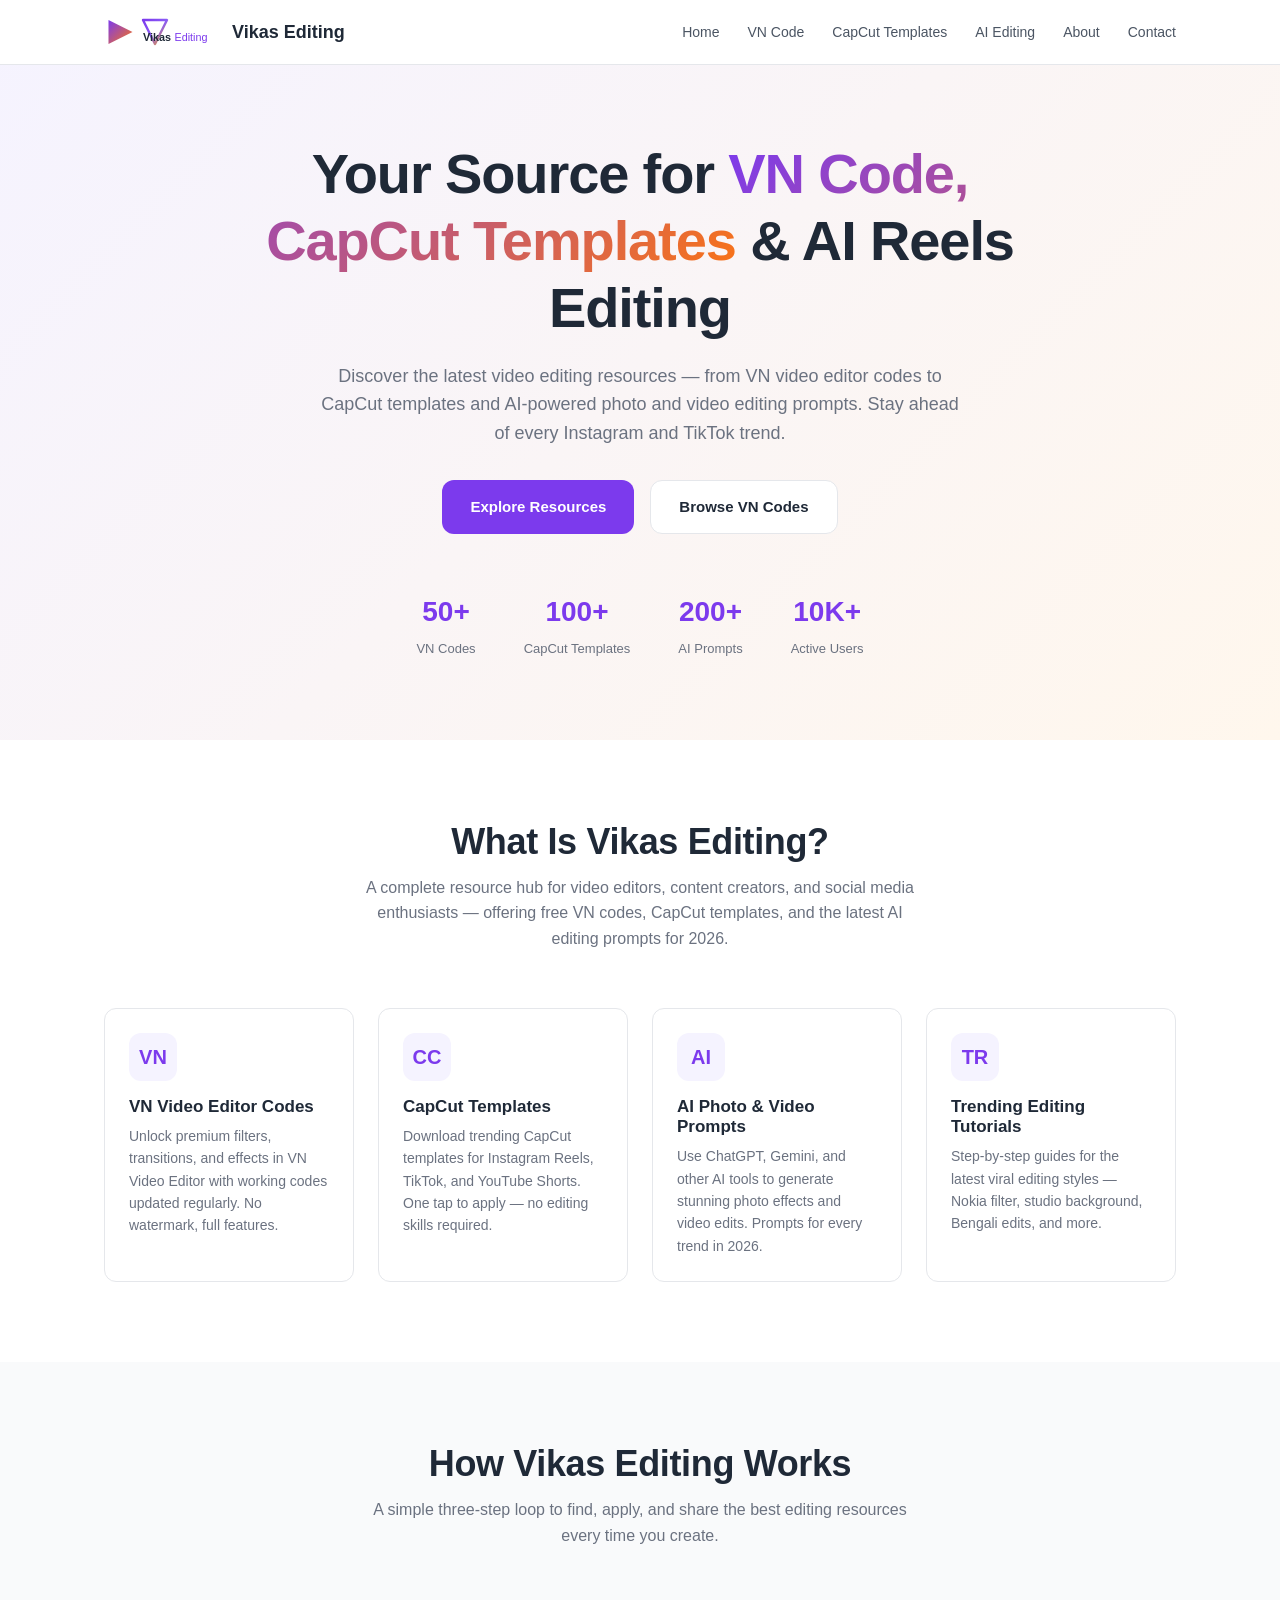
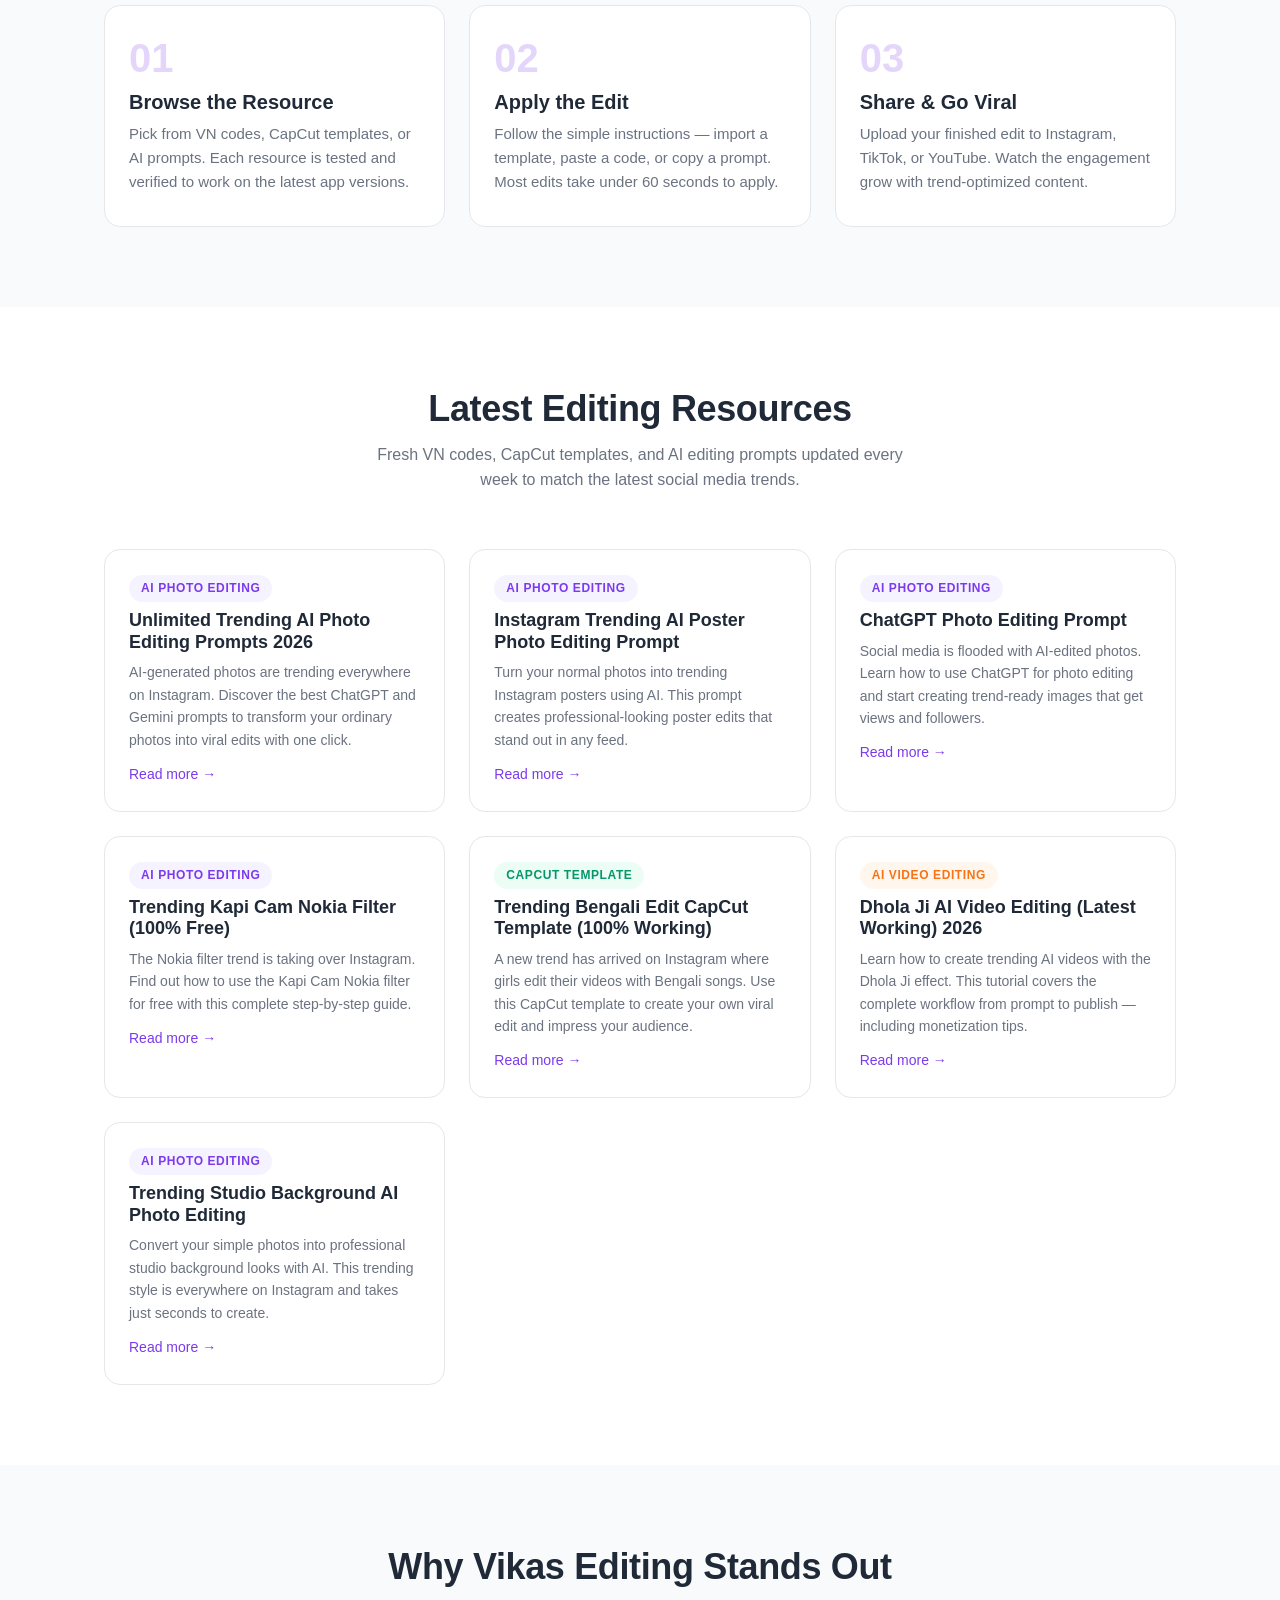
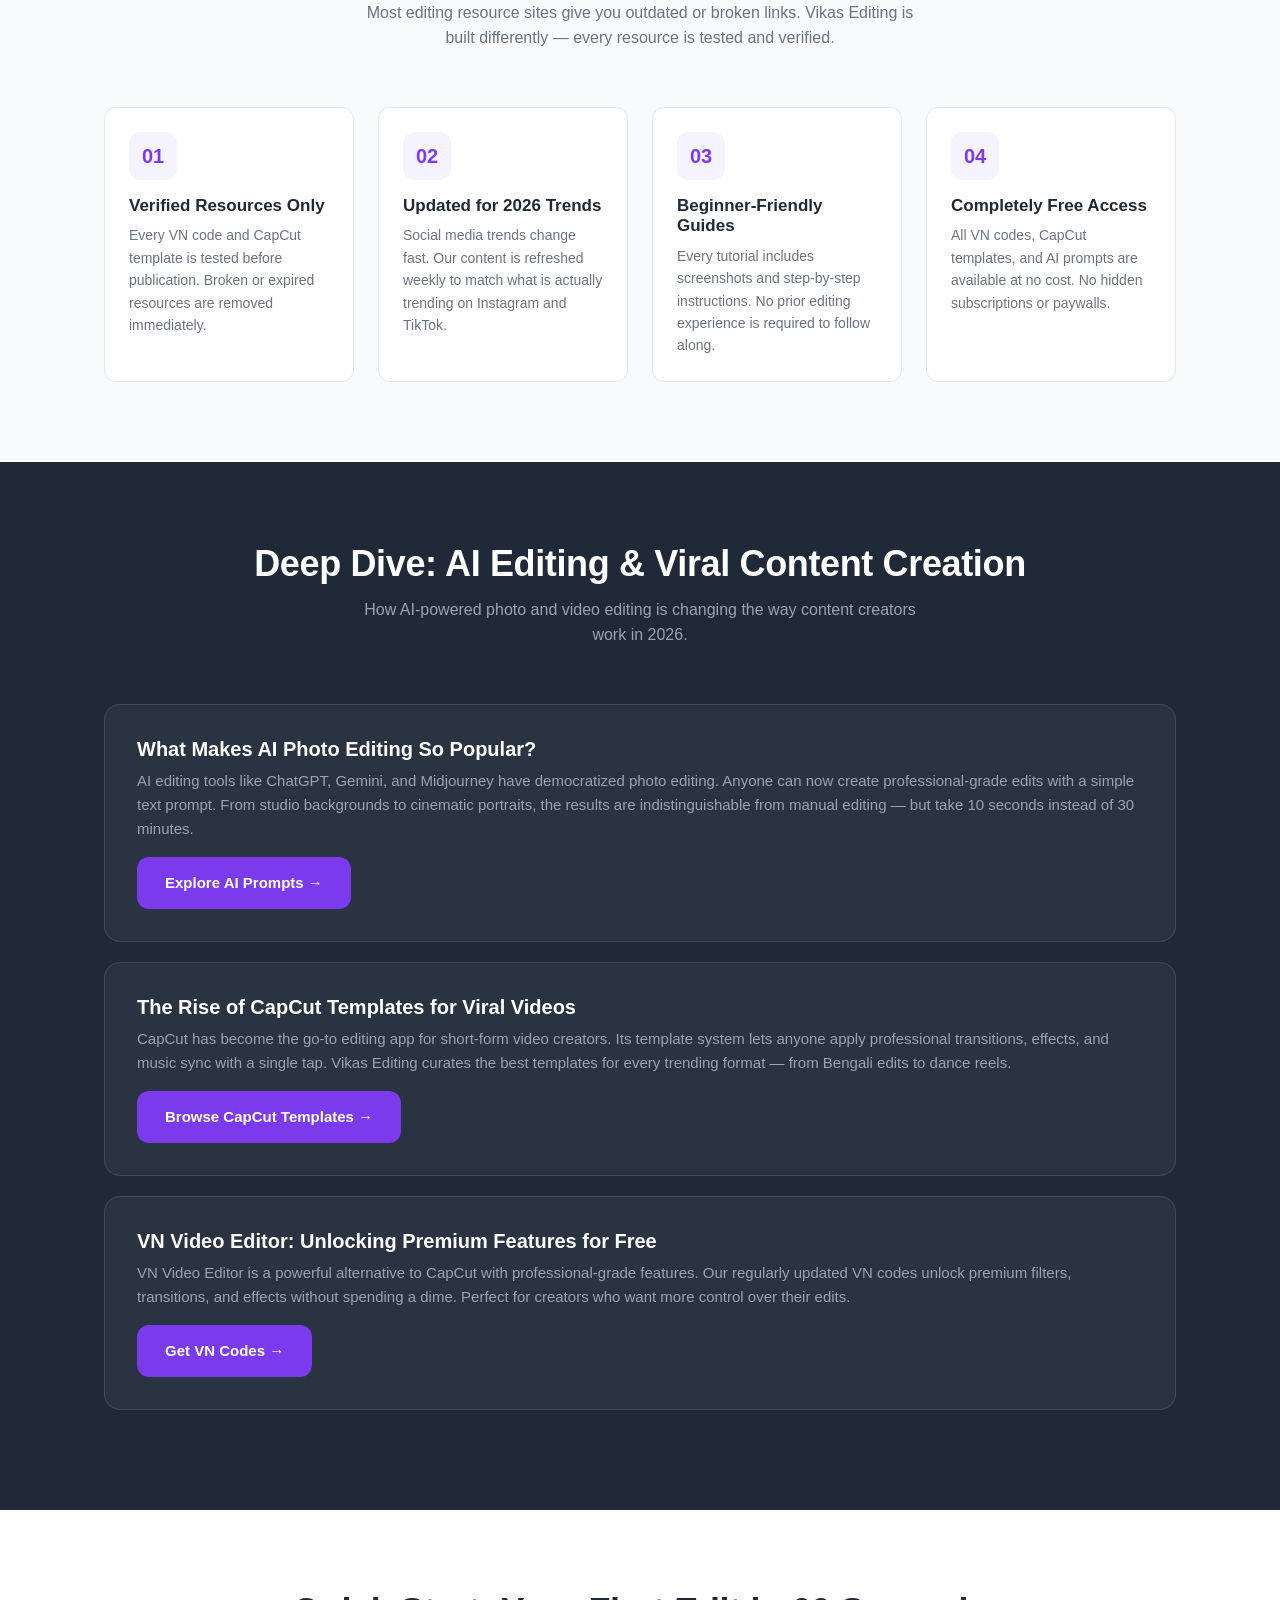
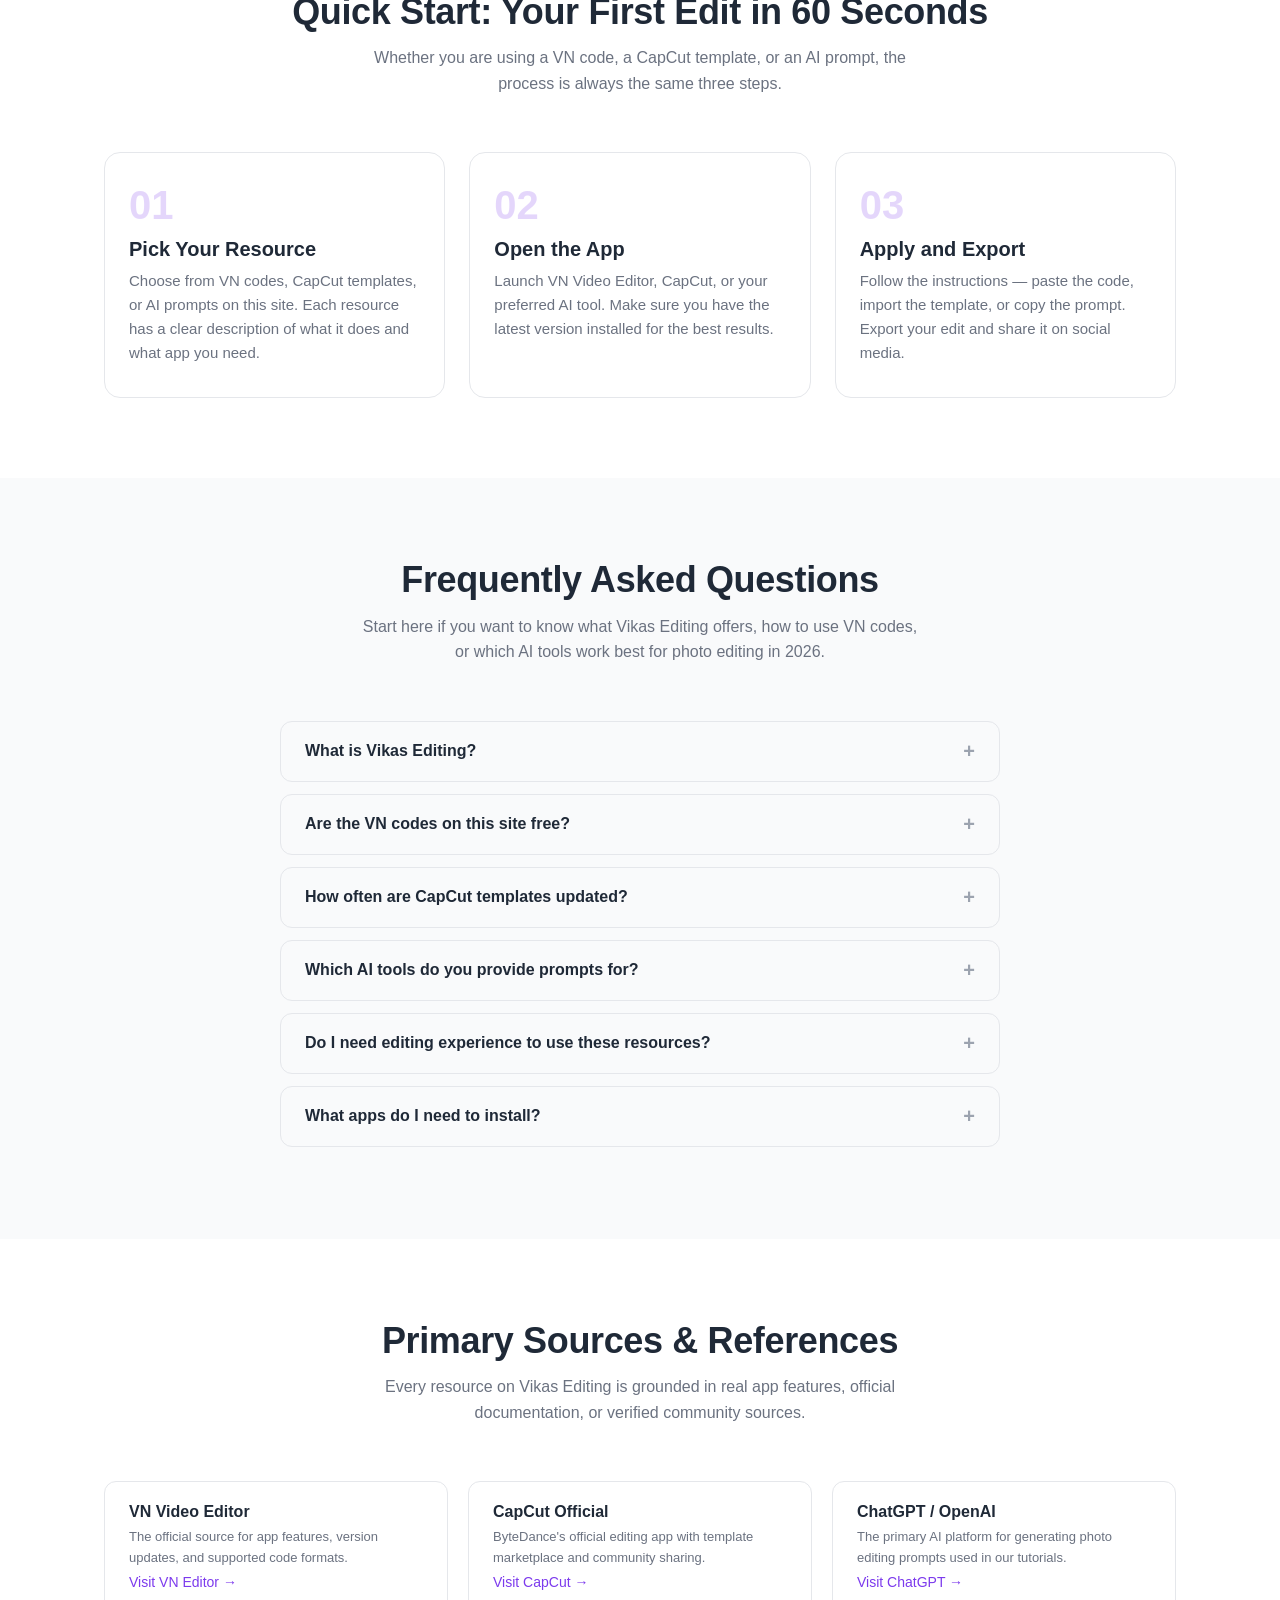
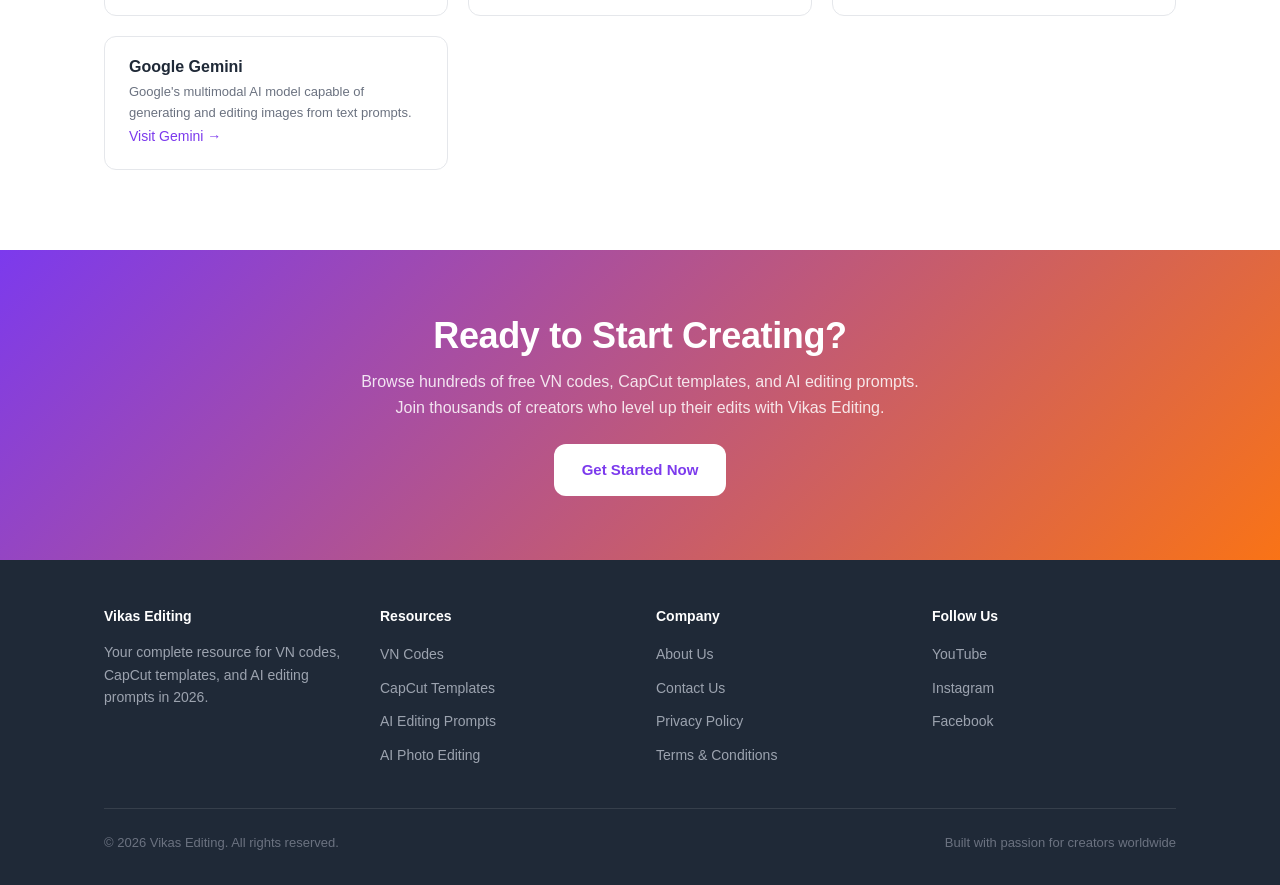
<file: index.html>
<!DOCTYPE html>
<html lang="en-US">
<head>
  <meta charset="UTF-8">
  <meta name="viewport" content="width=device-width, initial-scale=1">
  <meta name="robots" content="index, follow, max-image-preview:large, max-snippet:-1, max-video-preview:-1">

  <title>Vikas Editing – VN Code, CapCut Templates & AI Reels Editing 2026</title>
  <meta name="description" content="Vikas Editing | VN Code, CapCut Templates & AI Reels Editing 2026">
  <link rel="canonical" href="https://vikasediting.homes/">

  <!-- Open Graph -->
  <meta property="og:locale" content="en_US">
  <meta property="og:type" content="website">
  <meta property="og:title" content="Vikas Editing – VN Code, CapCut Templates & AI Reels Editing 2026">
  <meta property="og:description" content="Vikas Editing | VN Code, CapCut Templates & AI Reels Editing 2026">
  <meta property="og:url" content="https://vikasediting.homes/">
  <meta property="og:site_name" content="Vikas Editing">
  <meta property="og:image" content="https://vikasediting.homes/images/logo.svg">

  <!-- Twitter Card -->
  <meta name="twitter:card" content="summary_large_image">
  <meta name="twitter:title" content="Vikas Editing – VN Code, CapCut Templates & AI Reels Editing 2026">
  <meta name="twitter:description" content="Vikas Editing | VN Code, CapCut Templates & AI Reels Editing 2026">

  <!-- Favicon -->
  <link rel="icon" type="image/svg+xml" href="favicon.svg">
  <link rel="apple-touch-icon" href="apple-touch-icon.png">

  <!-- Styles -->
  <link rel="stylesheet" href="css/style.css">

  <!-- Schema -->
  <script type="application/ld+json">
  {
    "@context": "https://schema.org",
    "@graph": [
      {
        "@type": "WebSite",
        "@id": "https://vikasediting.homes/#website",
        "url": "https://vikasediting.homes/",
        "name": "Vikas Editing – VN Code, CapCut Templates & AI Reels Editing",
        "description": "Vikas Editing | VN Code, CapCut Templates & AI Reels Editing 2026",
        "publisher": {
          "@type": "Organization",
          "name": "Vikas Editing",
          "logo": {
            "@type": "ImageObject",
            "url": "https://vikasediting.homes/images/logo.svg"
          }
        },
        "potentialAction": {
          "@type": "SearchAction",
          "target": {
            "@type": "EntryPoint",
            "urlTemplate": "https://vikasediting.homes/?s={search_term_string}"
          },
          "query-input": "required name=search_term_string"
        },
        "inLanguage": "en-US"
      },
      {
        "@type": "CollectionPage",
        "@id": "https://vikasediting.homes/#webpage",
        "url": "https://vikasediting.homes/",
        "name": "Vikas Editing – VN Code, CapCut Templates & AI Reels Editing 2026",
        "isPartOf": { "@id": "https://vikasediting.homes/#website" },
        "description": "Vikas Editing | VN Code, CapCut Templates & AI Reels Editing 2026",
        "breadcrumb": {
          "@type": "BreadcrumbList",
          "itemListElement": [
            { "@type": "ListItem", "position": 1, "name": "Home" }
          ]
        },
        "inLanguage": "en-US"
      }
    ]
  }
  </script>
</head>
<body>

<!-- Navigation -->
<nav>
  <div class="container">
    <a href="/" class="nav-logo">
      <img src="images/logo.svg" alt="Vikas Editing Logo" width="36" height="36">
      Vikas Editing
    </a>
    <ul class="nav-links" id="navLinks">
      <li><a href="/">Home</a></li>
      <li><a href="/pages/vn-code.html">VN Code</a></li>
      <li><a href="/pages/capcut-templates.html">CapCut Templates</a></li>
      <li><a href="/pages/ai-editing.html">AI Editing</a></li>
      <li><a href="/pages/about.html">About</a></li>
      <li><a href="/pages/contact.html">Contact</a></li>
    </ul>
    <button class="mobile-toggle" id="mobileToggle" aria-label="Toggle menu">
      <span></span>
      <span></span>
      <span></span>
    </button>
  </div>
</nav>

<!-- Hero Section -->
<section class="hero">
  <div class="container">
    <h1>Your Source for <span>VN Code, CapCut Templates</span> &amp; AI Reels Editing</h1>
    <p>Discover the latest video editing resources — from VN video editor codes to CapCut templates and AI-powered photo and video editing prompts. Stay ahead of every Instagram and TikTok trend.</p>
    <div class="hero-actions">
      <a href="https://mirofish.my/" class="btn btn-primary" target="_blank" rel="noopener noreferrer">
        Explore Resources
      </a>
      <a href="/pages/vn-code.html" class="btn btn-secondary">
        Browse VN Codes
      </a>
    </div>
    <div class="hero-stats">
      <div class="stat">
        <div class="stat-value">50+</div>
        <div class="stat-label">VN Codes</div>
      </div>
      <div class="stat">
        <div class="stat-value">100+</div>
        <div class="stat-label">CapCut Templates</div>
      </div>
      <div class="stat">
        <div class="stat-value">200+</div>
        <div class="stat-label">AI Prompts</div>
      </div>
      <div class="stat">
        <div class="stat-value">10K+</div>
        <div class="stat-label">Active Users</div>
      </div>
    </div>
  </div>
</section>

<!-- What Is Vikas Editing (Overview) -->
<section class="section">
  <div class="container">
    <div class="section-header">
      <h2>What Is Vikas Editing?</h2>
      <p>A complete resource hub for video editors, content creators, and social media enthusiasts — offering free VN codes, CapCut templates, and the latest AI editing prompts for 2026.</p>
    </div>
    <div class="why-grid">
      <div class="why-card">
        <div class="icon">VN</div>
        <h3>VN Video Editor Codes</h3>
        <p>Unlock premium filters, transitions, and effects in VN Video Editor with working codes updated regularly. No watermark, full features.</p>
      </div>
      <div class="why-card">
        <div class="icon">CC</div>
        <h3>CapCut Templates</h3>
        <p>Download trending CapCut templates for Instagram Reels, TikTok, and YouTube Shorts. One tap to apply — no editing skills required.</p>
      </div>
      <div class="why-card">
        <div class="icon">AI</div>
        <h3>AI Photo & Video Prompts</h3>
        <p>Use ChatGPT, Gemini, and other AI tools to generate stunning photo effects and video edits. Prompts for every trend in 2026.</p>
      </div>
      <div class="why-card">
        <div class="icon">TR</div>
        <h3>Trending Editing Tutorials</h3>
        <p>Step-by-step guides for the latest viral editing styles — Nokia filter, studio background, Bengali edits, and more.</p>
      </div>
    </div>
  </div>
</section>

<!-- How It Works (Numbered Steps - autoresearch style) -->
<section class="section section-dark">
  <div class="container">
    <div class="section-header">
      <h2>How Vikas Editing Works</h2>
      <p>A simple three-step loop to find, apply, and share the best editing resources every time you create.</p>
    </div>
    <div class="steps-grid">
      <div class="step-card">
        <div class="step-number">01</div>
        <h3>Browse the Resource</h3>
        <p>Pick from VN codes, CapCut templates, or AI prompts. Each resource is tested and verified to work on the latest app versions.</p>
      </div>
      <div class="step-card">
        <div class="step-number">02</div>
        <h3>Apply the Edit</h3>
        <p>Follow the simple instructions — import a template, paste a code, or copy a prompt. Most edits take under 60 seconds to apply.</p>
      </div>
      <div class="step-card">
        <div class="step-number">03</div>
        <h3>Share & Go Viral</h3>
        <p>Upload your finished edit to Instagram, TikTok, or YouTube. Watch the engagement grow with trend-optimized content.</p>
      </div>
    </div>
  </div>
</section>

<!-- Featured Content -->
<section class="section">
  <div class="container">
    <div class="section-header">
      <h2>Latest Editing Resources</h2>
      <p>Fresh VN codes, CapCut templates, and AI editing prompts updated every week to match the latest social media trends.</p>
    </div>
    <div class="content-grid">

      <article class="content-card">
        <div class="content-card-body">
          <span class="category-tag ai-photo">AI Photo Editing</span>
          <h3><a href="/pages/ai-photo-prompts.html">Unlimited Trending AI Photo Editing Prompts 2026</a></h3>
          <p>AI-generated photos are trending everywhere on Instagram. Discover the best ChatGPT and Gemini prompts to transform your ordinary photos into viral edits with one click.</p>
          <a href="/pages/ai-photo-prompts.html" class="read-more">Read more →</a>
        </div>
      </article>

      <article class="content-card">
        <div class="content-card-body">
          <span class="category-tag ai-photo">AI Photo Editing</span>
          <h3><a href="/pages/ai-poster-prompt.html">Instagram Trending AI Poster Photo Editing Prompt</a></h3>
          <p>Turn your normal photos into trending Instagram posters using AI. This prompt creates professional-looking poster edits that stand out in any feed.</p>
          <a href="/pages/ai-poster-prompt.html" class="read-more">Read more →</a>
        </div>
      </article>

      <article class="content-card">
        <div class="content-card-body">
          <span class="category-tag ai-photo">AI Photo Editing</span>
          <h3><a href="/pages/chatgpt-photo-prompt.html">ChatGPT Photo Editing Prompt</a></h3>
          <p>Social media is flooded with AI-edited photos. Learn how to use ChatGPT for photo editing and start creating trend-ready images that get views and followers.</p>
          <a href="/pages/chatgpt-photo-prompt.html" class="read-more">Read more →</a>
        </div>
      </article>

      <article class="content-card">
        <div class="content-card-body">
          <span class="category-tag ai-photo">AI Photo Editing</span>
          <h3><a href="/pages/kapi-cam-nokia-filter.html">Trending Kapi Cam Nokia Filter (100% Free)</a></h3>
          <p>The Nokia filter trend is taking over Instagram. Find out how to use the Kapi Cam Nokia filter for free with this complete step-by-step guide.</p>
          <a href="/pages/kapi-cam-nokia-filter.html" class="read-more">Read more →</a>
        </div>
      </article>

      <article class="content-card">
        <div class="content-card-body">
          <span class="category-tag capcut">CapCut Template</span>
          <h3><a href="/pages/bengali-edit-capcut.html">Trending Bengali Edit CapCut Template (100% Working)</a></h3>
          <p>A new trend has arrived on Instagram where girls edit their videos with Bengali songs. Use this CapCut template to create your own viral edit and impress your audience.</p>
          <a href="/pages/bengali-edit-capcut.html" class="read-more">Read more →</a>
        </div>
      </article>

      <article class="content-card">
        <div class="content-card-body">
          <span class="category-tag ai-video">AI Video Editing</span>
          <h3><a href="/pages/dhola-ji-ai-video.html">Dhola Ji AI Video Editing (Latest Working) 2026</a></h3>
          <p>Learn how to create trending AI videos with the Dhola Ji effect. This tutorial covers the complete workflow from prompt to publish — including monetization tips.</p>
          <a href="/pages/dhola-ji-ai-video.html" class="read-more">Read more →</a>
        </div>
      </article>

      <article class="content-card">
        <div class="content-card-body">
          <span class="category-tag ai-photo">AI Photo Editing</span>
          <h3><a href="/pages/studio-background-ai.html">Trending Studio Background AI Photo Editing</a></h3>
          <p>Convert your simple photos into professional studio background looks with AI. This trending style is everywhere on Instagram and takes just seconds to create.</p>
          <a href="/pages/studio-background-ai.html" class="read-more">Read more →</a>
        </div>
      </article>

    </div>
  </div>
</section>

<!-- Why Vikas Editing (autoresearch "Why it matters" style) -->
<section class="section section-dark">
  <div class="container">
    <div class="section-header">
      <h2>Why Vikas Editing Stands Out</h2>
      <p>Most editing resource sites give you outdated or broken links. Vikas Editing is built differently — every resource is tested and verified.</p>
    </div>
    <div class="why-grid">
      <div class="why-card">
        <div class="icon">01</div>
        <h3>Verified Resources Only</h3>
        <p>Every VN code and CapCut template is tested before publication. Broken or expired resources are removed immediately.</p>
      </div>
      <div class="why-card">
        <div class="icon">02</div>
        <h3>Updated for 2026 Trends</h3>
        <p>Social media trends change fast. Our content is refreshed weekly to match what is actually trending on Instagram and TikTok.</p>
      </div>
      <div class="why-card">
        <div class="icon">03</div>
        <h3>Beginner-Friendly Guides</h3>
        <p>Every tutorial includes screenshots and step-by-step instructions. No prior editing experience is required to follow along.</p>
      </div>
      <div class="why-card">
        <div class="icon">04</div>
        <h3>Completely Free Access</h3>
        <p>All VN codes, CapCut templates, and AI prompts are available at no cost. No hidden subscriptions or paywalls.</p>
      </div>
    </div>
  </div>
</section>

<!-- Deep Dive Section (autoresearch "Deep dive" style) -->
<section class="deep-dive">
  <div class="container">
    <div class="section-header">
      <h2>Deep Dive: AI Editing & Viral Content Creation</h2>
      <p>How AI-powered photo and video editing is changing the way content creators work in 2026.</p>
    </div>
    <div class="deep-dive-card">
      <h3>What Makes AI Photo Editing So Popular?</h3>
      <p>AI editing tools like ChatGPT, Gemini, and Midjourney have democratized photo editing. Anyone can now create professional-grade edits with a simple text prompt. From studio backgrounds to cinematic portraits, the results are indistinguishable from manual editing — but take 10 seconds instead of 30 minutes.</p>
      <a href="https://mirofish.my/" class="btn btn-primary" target="_blank" rel="noopener noreferrer">Explore AI Prompts →</a>
    </div>
    <div class="deep-dive-card">
      <h3>The Rise of CapCut Templates for Viral Videos</h3>
      <p>CapCut has become the go-to editing app for short-form video creators. Its template system lets anyone apply professional transitions, effects, and music sync with a single tap. Vikas Editing curates the best templates for every trending format — from Bengali edits to dance reels.</p>
      <a href="https://mirofish.my/" class="btn btn-primary" target="_blank" rel="noopener noreferrer">Browse CapCut Templates →</a>
    </div>
    <div class="deep-dive-card">
      <h3>VN Video Editor: Unlocking Premium Features for Free</h3>
      <p>VN Video Editor is a powerful alternative to CapCut with professional-grade features. Our regularly updated VN codes unlock premium filters, transitions, and effects without spending a dime. Perfect for creators who want more control over their edits.</p>
      <a href="https://mirofish.my/" class="btn btn-primary" target="_blank" rel="noopener noreferrer">Get VN Codes →</a>
    </div>
  </div>
</section>

<!-- Quick Start / How to Use (autoresearch "Quick start" style) -->
<section class="section">
  <div class="container">
    <div class="section-header">
      <h2>Quick Start: Your First Edit in 60 Seconds</h2>
      <p>Whether you are using a VN code, a CapCut template, or an AI prompt, the process is always the same three steps.</p>
    </div>
    <div class="steps-grid">
      <div class="step-card">
        <div class="step-number">01</div>
        <h3>Pick Your Resource</h3>
        <p>Choose from VN codes, CapCut templates, or AI prompts on this site. Each resource has a clear description of what it does and what app you need.</p>
      </div>
      <div class="step-card">
        <div class="step-number">02</div>
        <h3>Open the App</h3>
        <p>Launch VN Video Editor, CapCut, or your preferred AI tool. Make sure you have the latest version installed for the best results.</p>
      </div>
      <div class="step-card">
        <div class="step-number">03</div>
        <h3>Apply and Export</h3>
        <p>Follow the instructions — paste the code, import the template, or copy the prompt. Export your edit and share it on social media.</p>
      </div>
    </div>
  </div>
</section>

<!-- FAQ (autoresearch FAQ style) -->
<section class="section section-dark">
  <div class="container">
    <div class="section-header">
      <h2>Frequently Asked Questions</h2>
      <p>Start here if you want to know what Vikas Editing offers, how to use VN codes, or which AI tools work best for photo editing in 2026.</p>
    </div>
    <div class="faq-list">

      <div class="faq-item">
        <button class="faq-question">What is Vikas Editing?</button>
        <div class="faq-answer">
          <p>Vikas Editing is a free resource hub for video editors and content creators. We provide working VN Video Editor codes, trending CapCut templates, and AI photo and video editing prompts — all tested and updated for 2026.</p>
        </div>
      </div>

      <div class="faq-item">
        <button class="faq-question">Are the VN codes on this site free?</button>
        <div class="faq-answer">
          <p>Yes, every VN code published on Vikas Editing is completely free. We test each code before publishing to make sure it unlocks premium features without requiring payment.</p>
        </div>
      </div>

      <div class="faq-item">
        <button class="faq-question">How often are CapCut templates updated?</button>
        <div class="faq-answer">
          <p>We update our CapCut template collection every week. Our team tracks trending templates on Instagram and TikTok and adds the most popular ones as soon as they are verified.</p>
        </div>
      </div>

      <div class="faq-item">
        <button class="faq-question">Which AI tools do you provide prompts for?</button>
        <div class="faq-answer">
          <p>We cover prompts for ChatGPT, Google Gemini, Midjourney, and other popular AI image and video editing tools. Each prompt is categorized by tool and effect type so you can find exactly what you need.</p>
        </div>
      </div>

      <div class="faq-item">
        <button class="faq-question">Do I need editing experience to use these resources?</button>
        <div class="faq-answer">
          <p>Not at all. Every tutorial on Vikas Editing is written for beginners with step-by-step instructions. If you can copy and paste a code or import a template, you can create professional-looking edits.</p>
        </div>
      </div>

      <div class="faq-item">
        <button class="faq-question">What apps do I need to install?</button>
        <div class="faq-answer">
          <p>For VN codes you need VN Video Editor. For CapCut templates you need CapCut. For AI prompts you can use ChatGPT, Gemini, or any compatible AI image editor. All are free to download from your app store.</p>
        </div>
      </div>

    </div>
  </div>
</section>

<!-- Primary Sources (autoresearch style) -->
<section class="section">
  <div class="container">
    <div class="section-header">
      <h2>Primary Sources & References</h2>
      <p>Every resource on Vikas Editing is grounded in real app features, official documentation, or verified community sources.</p>
    </div>
    <div class="sources-grid">
      <div class="source-card">
        <h4>VN Video Editor</h4>
        <p>The official source for app features, version updates, and supported code formats.</p>
        <a href="https://mirofish.my/" target="_blank" rel="noopener noreferrer">Visit VN Editor →</a>
      </div>
      <div class="source-card">
        <h4>CapCut Official</h4>
        <p>ByteDance's official editing app with template marketplace and community sharing.</p>
        <a href="https://mirofish.my/" target="_blank" rel="noopener noreferrer">Visit CapCut →</a>
      </div>
      <div class="source-card">
        <h4>ChatGPT / OpenAI</h4>
        <p>The primary AI platform for generating photo editing prompts used in our tutorials.</p>
        <a href="https://mirofish.my/" target="_blank" rel="noopener noreferrer">Visit ChatGPT →</a>
      </div>
      <div class="source-card">
        <h4>Google Gemini</h4>
        <p>Google's multimodal AI model capable of generating and editing images from text prompts.</p>
        <a href="https://mirofish.my/" target="_blank" rel="noopener noreferrer">Visit Gemini →</a>
      </div>
    </div>
  </div>
</section>

<!-- CTA Banner -->
<section class="cta-banner">
  <div class="container">
    <h2>Ready to Start Creating?</h2>
    <p>Browse hundreds of free VN codes, CapCut templates, and AI editing prompts. Join thousands of creators who level up their edits with Vikas Editing.</p>
    <a href="https://mirofish.my/" class="btn" target="_blank" rel="noopener noreferrer">Get Started Now</a>
  </div>
</section>

<!-- Footer -->
<footer>
  <div class="container">
    <div class="footer-grid">
      <div class="footer-col">
        <h4>Vikas Editing</h4>
        <p style="color: #9CA3AF; font-size: 0.875rem; margin-bottom: 0;">Your complete resource for VN codes, CapCut templates, and AI editing prompts in 2026.</p>
      </div>
      <div class="footer-col">
        <h4>Resources</h4>
        <ul>
          <li><a href="/pages/vn-code.html">VN Codes</a></li>
          <li><a href="/pages/capcut-templates.html">CapCut Templates</a></li>
          <li><a href="/pages/ai-editing.html">AI Editing Prompts</a></li>
          <li><a href="/pages/ai-photo-prompts.html">AI Photo Editing</a></li>
        </ul>
      </div>
      <div class="footer-col">
        <h4>Company</h4>
        <ul>
          <li><a href="/pages/about.html">About Us</a></li>
          <li><a href="/pages/contact.html">Contact Us</a></li>
          <li><a href="/pages/privacy.html">Privacy Policy</a></li>
          <li><a href="/pages/terms.html">Terms & Conditions</a></li>
        </ul>
      </div>
      <div class="footer-col">
        <h4>Follow Us</h4>
        <ul>
          <li><a href="https://mirofish.my/" target="_blank" rel="noopener noreferrer">YouTube</a></li>
          <li><a href="https://mirofish.my/" target="_blank" rel="noopener noreferrer">Instagram</a></li>
          <li><a href="https://mirofish.my/" target="_blank" rel="noopener noreferrer">Facebook</a></li>
        </ul>
      </div>
    </div>
    <div class="footer-bottom">
      <span>&copy; 2026 Vikas Editing. All rights reserved.</span>
      <span>Built with passion for creators worldwide</span>
    </div>
  </div>
</footer>

<!-- Scripts -->
<script src="/js/main.js"></script>

</body>
</html>
</file>
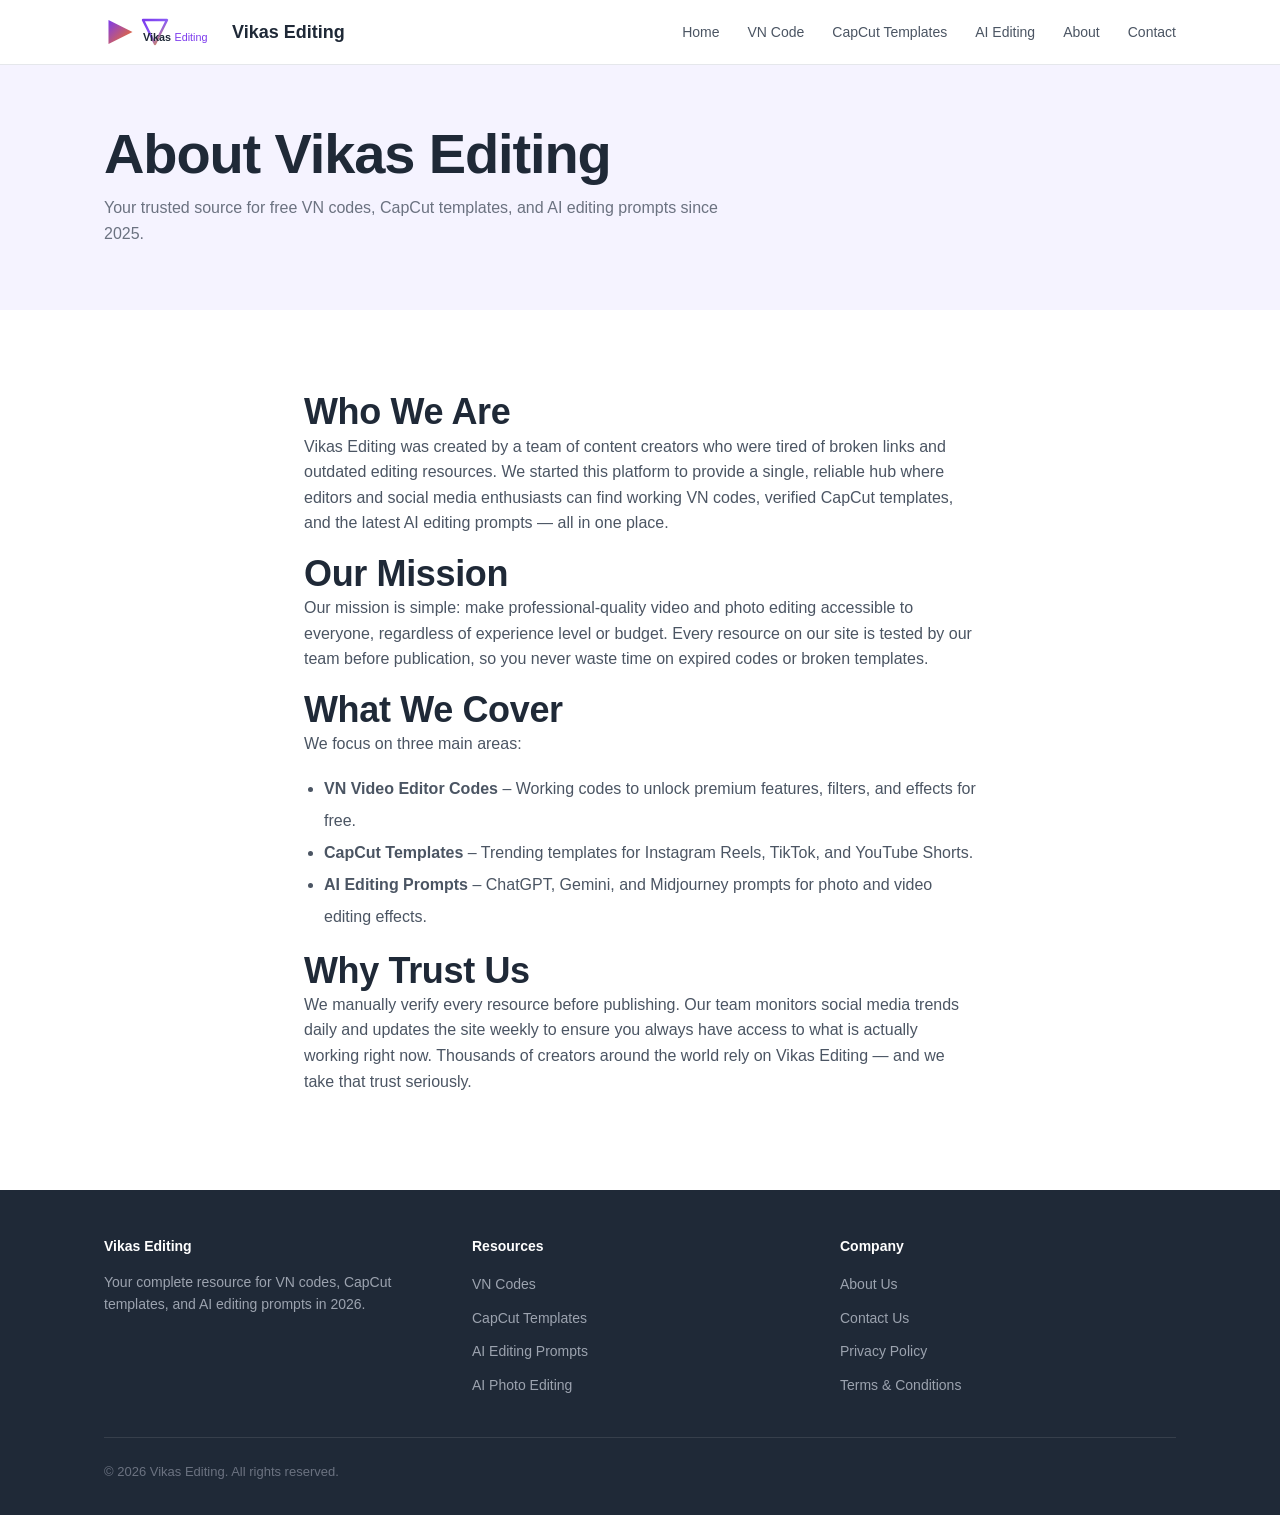
<file: pages/about.html>
<!DOCTYPE html>
<html lang="en-US">
<head>
  <meta charset="UTF-8">
  <meta name="viewport" content="width=device-width, initial-scale=1">
  <meta name="robots" content="index, follow">
  <title>About Us – Vikas Editing | VN Code, CapCut Templates & AI Editing</title>
  <meta name="description" content="Learn about Vikas Editing – your trusted resource for free VN codes, CapCut templates, and AI editing prompts. We help creators edit better and grow faster.">
  <link rel="canonical" href="https://vikasediting.homes/pages/about.html">
  <meta property="og:title" content="About Us – Vikas Editing">
  <meta property="og:description" content="Learn about Vikas Editing – your trusted resource for free VN codes, CapCut templates, and AI editing prompts.">
  <meta property="og:url" content="https://vikasediting.homes/pages/about.html">
  <meta property="og:site_name" content="Vikas Editing">
  <meta name="twitter:card" content="summary_large_image">
  <link rel="icon" type="image/svg+xml" href="../favicon.svg">
  <link rel="stylesheet" href="../css/style.css">
</head>
<body>

<nav>
  <div class="container">
    <a href="/" class="nav-logo">
      <img src="../images/logo.svg" alt="Vikas Editing Logo" width="36" height="36">
      Vikas Editing
    </a>
    <ul class="nav-links" id="navLinks">
      <li><a href="/">Home</a></li>
      <li><a href="/pages/vn-code.html">VN Code</a></li>
      <li><a href="/pages/capcut-templates.html">CapCut Templates</a></li>
      <li><a href="/pages/ai-editing.html">AI Editing</a></li>
      <li><a href="/pages/about.html">About</a></li>
      <li><a href="/pages/contact.html">Contact</a></li>
    </ul>
    <button class="mobile-toggle" id="mobileToggle" aria-label="Toggle menu">
      <span></span><span></span><span></span>
    </button>
  </div>
</nav>

<section class="page-header">
  <div class="container">
    <h1>About Vikas Editing</h1>
    <p>Your trusted source for free VN codes, CapCut templates, and AI editing prompts since 2025.</p>
  </div>
</section>

<section class="section">
  <div class="container" style="max-width: 720px;">
    <h2>Who We Are</h2>
    <p>Vikas Editing was created by a team of content creators who were tired of broken links and outdated editing resources. We started this platform to provide a single, reliable hub where editors and social media enthusiasts can find working VN codes, verified CapCut templates, and the latest AI editing prompts — all in one place.</p>

    <h2>Our Mission</h2>
    <p>Our mission is simple: make professional-quality video and photo editing accessible to everyone, regardless of experience level or budget. Every resource on our site is tested by our team before publication, so you never waste time on expired codes or broken templates.</p>

    <h2>What We Cover</h2>
    <p>We focus on three main areas:</p>
    <ul style="padding-left: 20px; margin-bottom: 1rem; color: #4B5563; line-height: 2;">
      <li><strong>VN Video Editor Codes</strong> – Working codes to unlock premium features, filters, and effects for free.</li>
      <li><strong>CapCut Templates</strong> – Trending templates for Instagram Reels, TikTok, and YouTube Shorts.</li>
      <li><strong>AI Editing Prompts</strong> – ChatGPT, Gemini, and Midjourney prompts for photo and video editing effects.</li>
    </ul>

    <h2>Why Trust Us</h2>
    <p>We manually verify every resource before publishing. Our team monitors social media trends daily and updates the site weekly to ensure you always have access to what is actually working right now. Thousands of creators around the world rely on Vikas Editing — and we take that trust seriously.</p>
  </div>
</section>

<footer>
  <div class="container">
    <div class="footer-grid">
      <div class="footer-col">
        <h4>Vikas Editing</h4>
        <p style="color: #9CA3AF; font-size: 0.875rem; margin-bottom: 0;">Your complete resource for VN codes, CapCut templates, and AI editing prompts in 2026.</p>
      </div>
      <div class="footer-col">
        <h4>Resources</h4>
        <ul>
          <li><a href="/pages/vn-code.html">VN Codes</a></li>
          <li><a href="/pages/capcut-templates.html">CapCut Templates</a></li>
          <li><a href="/pages/ai-editing.html">AI Editing Prompts</a></li>
          <li><a href="/pages/ai-photo-prompts.html">AI Photo Editing</a></li>
        </ul>
      </div>
      <div class="footer-col">
        <h4>Company</h4>
        <ul>
          <li><a href="/pages/about.html">About Us</a></li>
          <li><a href="/pages/contact.html">Contact Us</a></li>
          <li><a href="/pages/privacy.html">Privacy Policy</a></li>
          <li><a href="/pages/terms.html">Terms & Conditions</a></li>
        </ul>
      </div>
    </div>
    <div class="footer-bottom">
      <span>&copy; 2026 Vikas Editing. All rights reserved.</span>
    </div>
  </div>
</footer>

<script src="../js/main.js"></script>
</body>
</html>
</file>
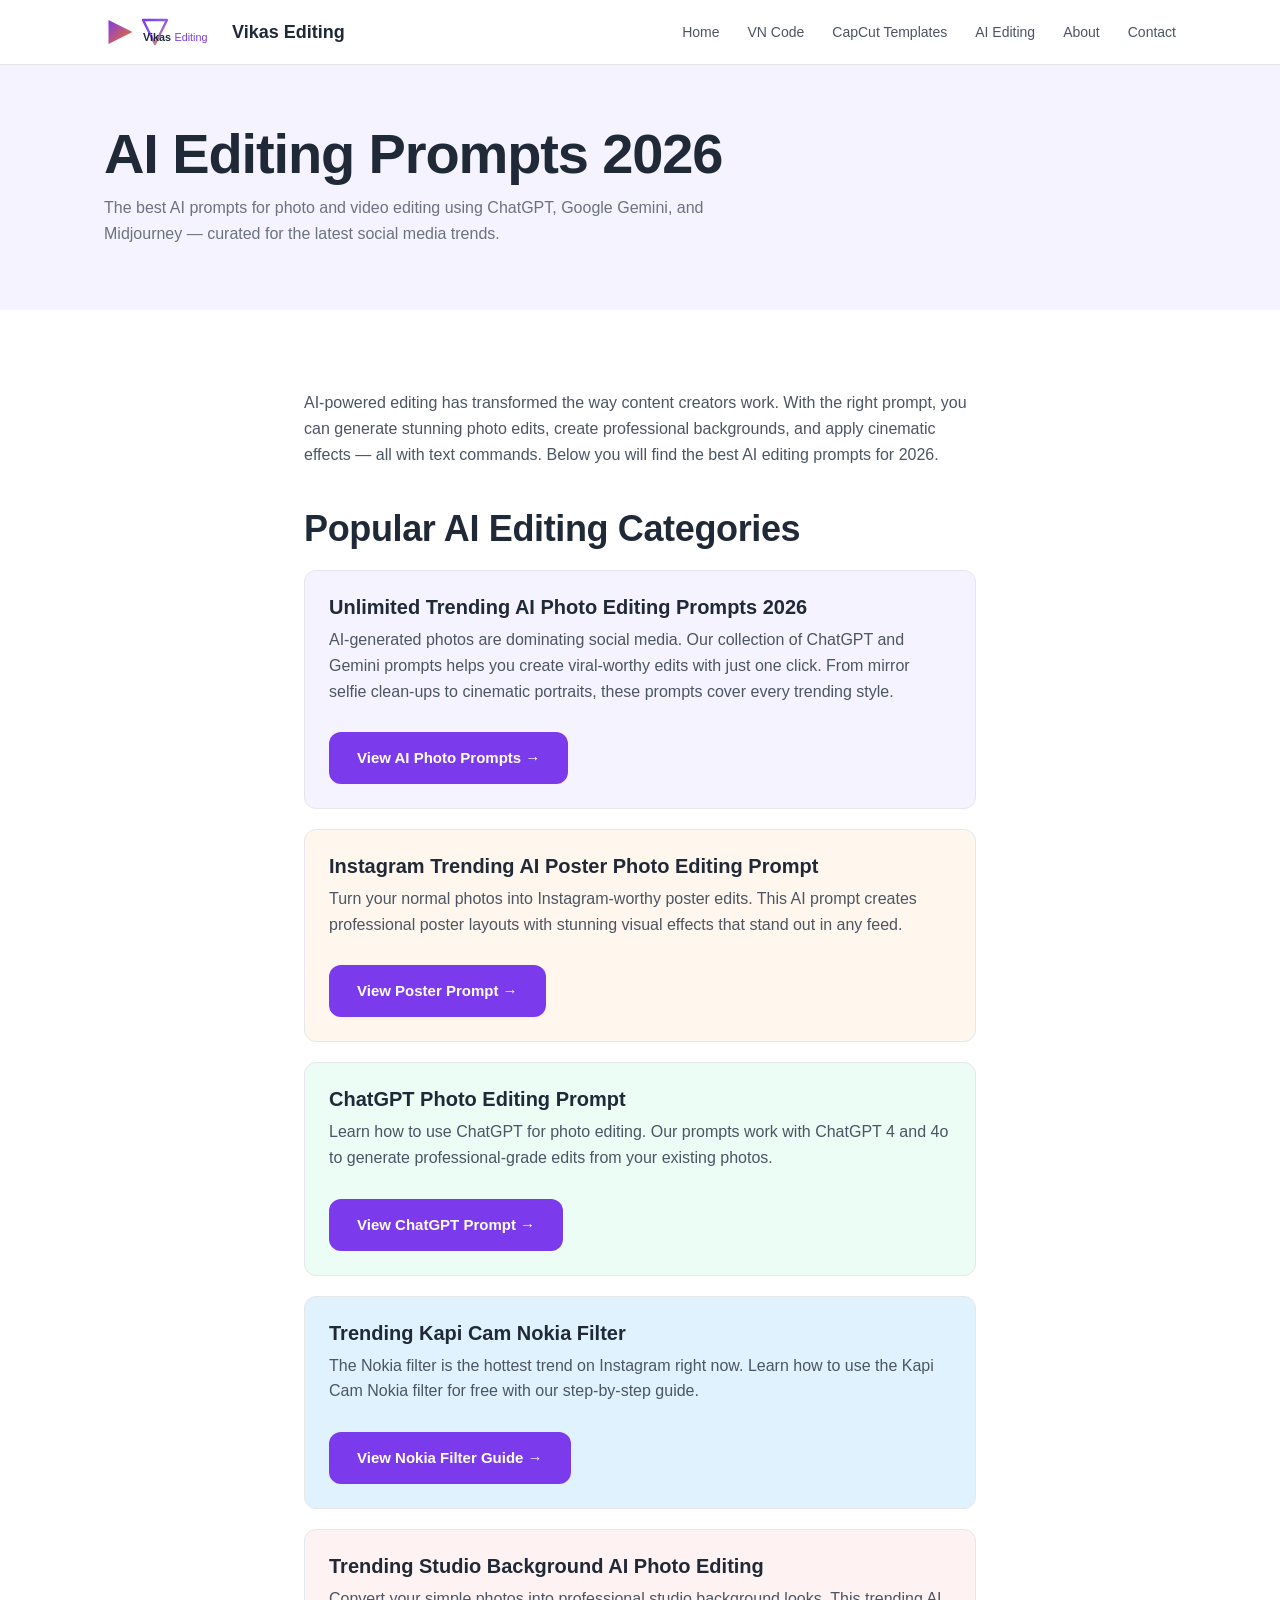
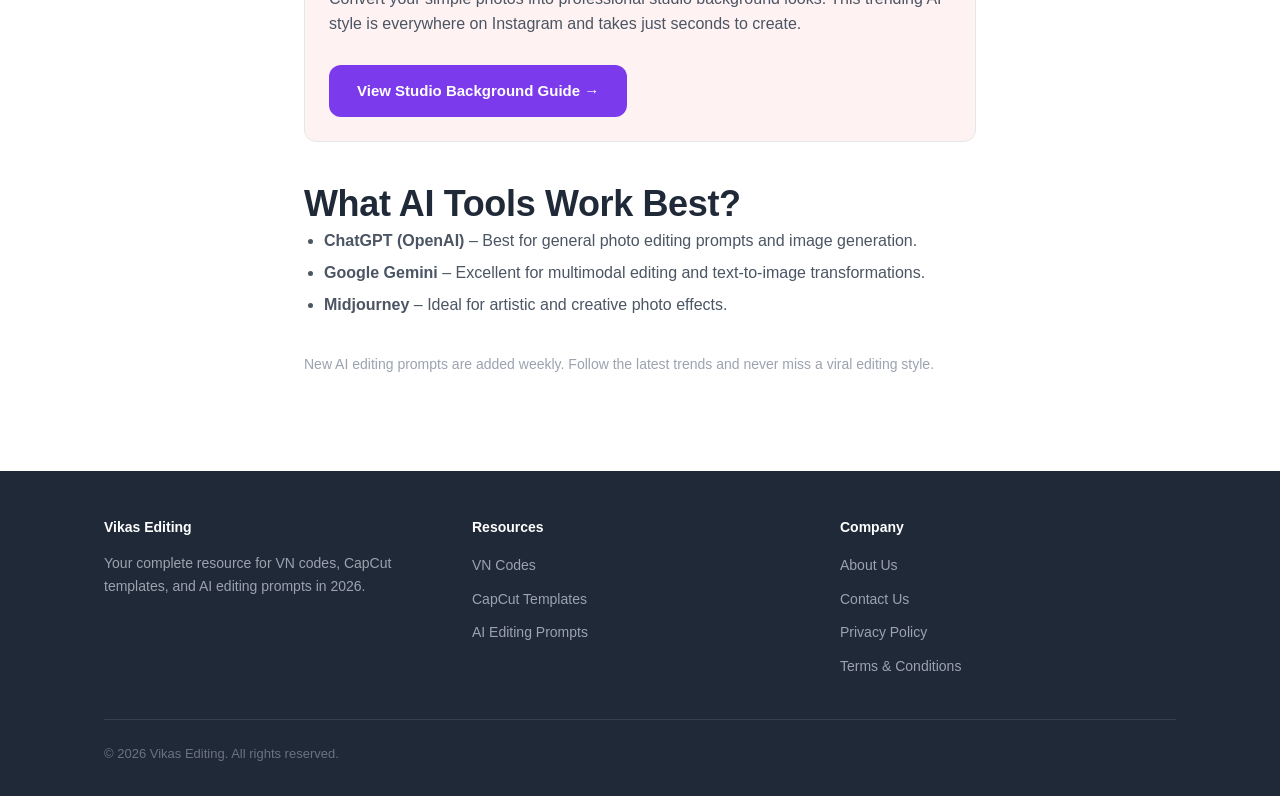
<file: pages/ai-editing.html>
<!DOCTYPE html>
<html lang="en-US">
<head>
  <meta charset="UTF-8">
  <meta name="viewport" content="width=device-width, initial-scale=1">
  <meta name="robots" content="index, follow">
  <title>AI Editing Prompts 2026 – ChatGPT, Gemini & More | Vikas Editing</title>
  <meta name="description" content="Free AI editing prompts for ChatGPT, Google Gemini, and Midjourney. Transform your photos and videos with AI-powered editing prompts for 2026.">
  <link rel="canonical" href="https://vikasediting.homes/pages/ai-editing.html">
  <meta property="og:title" content="AI Editing Prompts 2026 – ChatGPT, Gemini & More">
  <meta property="og:description" content="Free AI editing prompts for photo and video editing.">
  <meta property="og:url" content="https://vikasediting.homes/pages/ai-editing.html">
  <meta property="og:site_name" content="Vikas Editing">
  <meta name="twitter:card" content="summary_large_image">
  <link rel="icon" type="image/svg+xml" href="../favicon.svg">
  <link rel="stylesheet" href="../css/style.css">
</head>
<body>

<nav>
  <div class="container">
    <a href="/" class="nav-logo"><img src="../images/logo.svg" alt="Vikas Editing Logo" width="36" height="36">Vikas Editing</a>
    <ul class="nav-links" id="navLinks">
      <li><a href="/">Home</a></li>
      <li><a href="/pages/vn-code.html">VN Code</a></li>
      <li><a href="/pages/capcut-templates.html">CapCut Templates</a></li>
      <li><a href="/pages/ai-editing.html">AI Editing</a></li>
      <li><a href="/pages/about.html">About</a></li>
      <li><a href="/pages/contact.html">Contact</a></li>
    </ul>
    <button class="mobile-toggle" id="mobileToggle" aria-label="Toggle menu"><span></span><span></span><span></span></button>
  </div>
</nav>

<section class="page-header">
  <div class="container">
    <h1>AI Editing Prompts 2026</h1>
    <p>The best AI prompts for photo and video editing using ChatGPT, Google Gemini, and Midjourney — curated for the latest social media trends.</p>
  </div>
</section>

<section class="section">
  <div class="container" style="max-width: 720px;">
    <p>AI-powered editing has transformed the way content creators work. With the right prompt, you can generate stunning photo edits, create professional backgrounds, and apply cinematic effects — all with text commands. Below you will find the best AI editing prompts for 2026.</p>

    <h2 style="margin-top: 40px;">Popular AI Editing Categories</h2>

    <div style="background: #F5F3FF; border: 1px solid #E5E7EB; border-radius: 12px; padding: 24px; margin: 20px 0;">
      <h3 style="margin-bottom: 8px;">Unlimited Trending AI Photo Editing Prompts 2026</h3>
      <p>AI-generated photos are dominating social media. Our collection of ChatGPT and Gemini prompts helps you create viral-worthy edits with just one click. From mirror selfie clean-ups to cinematic portraits, these prompts cover every trending style.</p>
      <a href="/pages/ai-photo-prompts.html" class="btn btn-primary" style="margin-top: 12px;">View AI Photo Prompts →</a>
    </div>

    <div style="background: #FFF7ED; border: 1px solid #E5E7EB; border-radius: 12px; padding: 24px; margin: 20px 0;">
      <h3 style="margin-bottom: 8px;">Instagram Trending AI Poster Photo Editing Prompt</h3>
      <p>Turn your normal photos into Instagram-worthy poster edits. This AI prompt creates professional poster layouts with stunning visual effects that stand out in any feed.</p>
      <a href="/pages/ai-poster-prompt.html" class="btn btn-primary" style="margin-top: 12px;">View Poster Prompt →</a>
    </div>

    <div style="background: #ECFDF5; border: 1px solid #E5E7EB; border-radius: 12px; padding: 24px; margin: 20px 0;">
      <h3 style="margin-bottom: 8px;">ChatGPT Photo Editing Prompt</h3>
      <p>Learn how to use ChatGPT for photo editing. Our prompts work with ChatGPT 4 and 4o to generate professional-grade edits from your existing photos.</p>
      <a href="/pages/chatgpt-photo-prompt.html" class="btn btn-primary" style="margin-top: 12px;">View ChatGPT Prompt →</a>
    </div>

    <div style="background: #E0F2FE; border: 1px solid #E5E7EB; border-radius: 12px; padding: 24px; margin: 20px 0;">
      <h3 style="margin-bottom: 8px;">Trending Kapi Cam Nokia Filter</h3>
      <p>The Nokia filter is the hottest trend on Instagram right now. Learn how to use the Kapi Cam Nokia filter for free with our step-by-step guide.</p>
      <a href="/pages/kapi-cam-nokia-filter.html" class="btn btn-primary" style="margin-top: 12px;">View Nokia Filter Guide →</a>
    </div>

    <div style="background: #FEF2F2; border: 1px solid #E5E7EB; border-radius: 12px; padding: 24px; margin: 20px 0;">
      <h3 style="margin-bottom: 8px;">Trending Studio Background AI Photo Editing</h3>
      <p>Convert your simple photos into professional studio background looks. This trending AI style is everywhere on Instagram and takes just seconds to create.</p>
      <a href="/pages/studio-background-ai.html" class="btn btn-primary" style="margin-top: 12px;">View Studio Background Guide →</a>
    </div>

    <h2 style="margin-top: 40px;">What AI Tools Work Best?</h2>
    <ul style="padding-left: 20px; margin-bottom: 1rem; color: #4B5563; line-height: 2;">
      <li><strong>ChatGPT (OpenAI)</strong> – Best for general photo editing prompts and image generation.</li>
      <li><strong>Google Gemini</strong> – Excellent for multimodal editing and text-to-image transformations.</li>
      <li><strong>Midjourney</strong> – Ideal for artistic and creative photo effects.</li>
    </ul>

    <p style="margin-top: 32px; font-size: 0.875rem; color: #9CA3AF;">New AI editing prompts are added weekly. Follow the latest trends and never miss a viral editing style.</p>
  </div>
</section>

<footer>
  <div class="container">
    <div class="footer-grid">
      <div class="footer-col">
        <h4>Vikas Editing</h4>
        <p style="color: #9CA3AF; font-size: 0.875rem; margin-bottom: 0;">Your complete resource for VN codes, CapCut templates, and AI editing prompts in 2026.</p>
      </div>
      <div class="footer-col">
        <h4>Resources</h4>
        <ul>
          <li><a href="/pages/vn-code.html">VN Codes</a></li>
          <li><a href="/pages/capcut-templates.html">CapCut Templates</a></li>
          <li><a href="/pages/ai-editing.html">AI Editing Prompts</a></li>
        </ul>
      </div>
      <div class="footer-col">
        <h4>Company</h4>
        <ul>
          <li><a href="/pages/about.html">About Us</a></li>
          <li><a href="/pages/contact.html">Contact Us</a></li>
          <li><a href="/pages/privacy.html">Privacy Policy</a></li>
          <li><a href="/pages/terms.html">Terms & Conditions</a></li>
        </ul>
      </div>
    </div>
    <div class="footer-bottom">
      <span>&copy; 2026 Vikas Editing. All rights reserved.</span>
    </div>
  </div>
</footer>
<script src="../js/main.js"></script>
</body>
</html>
</file>
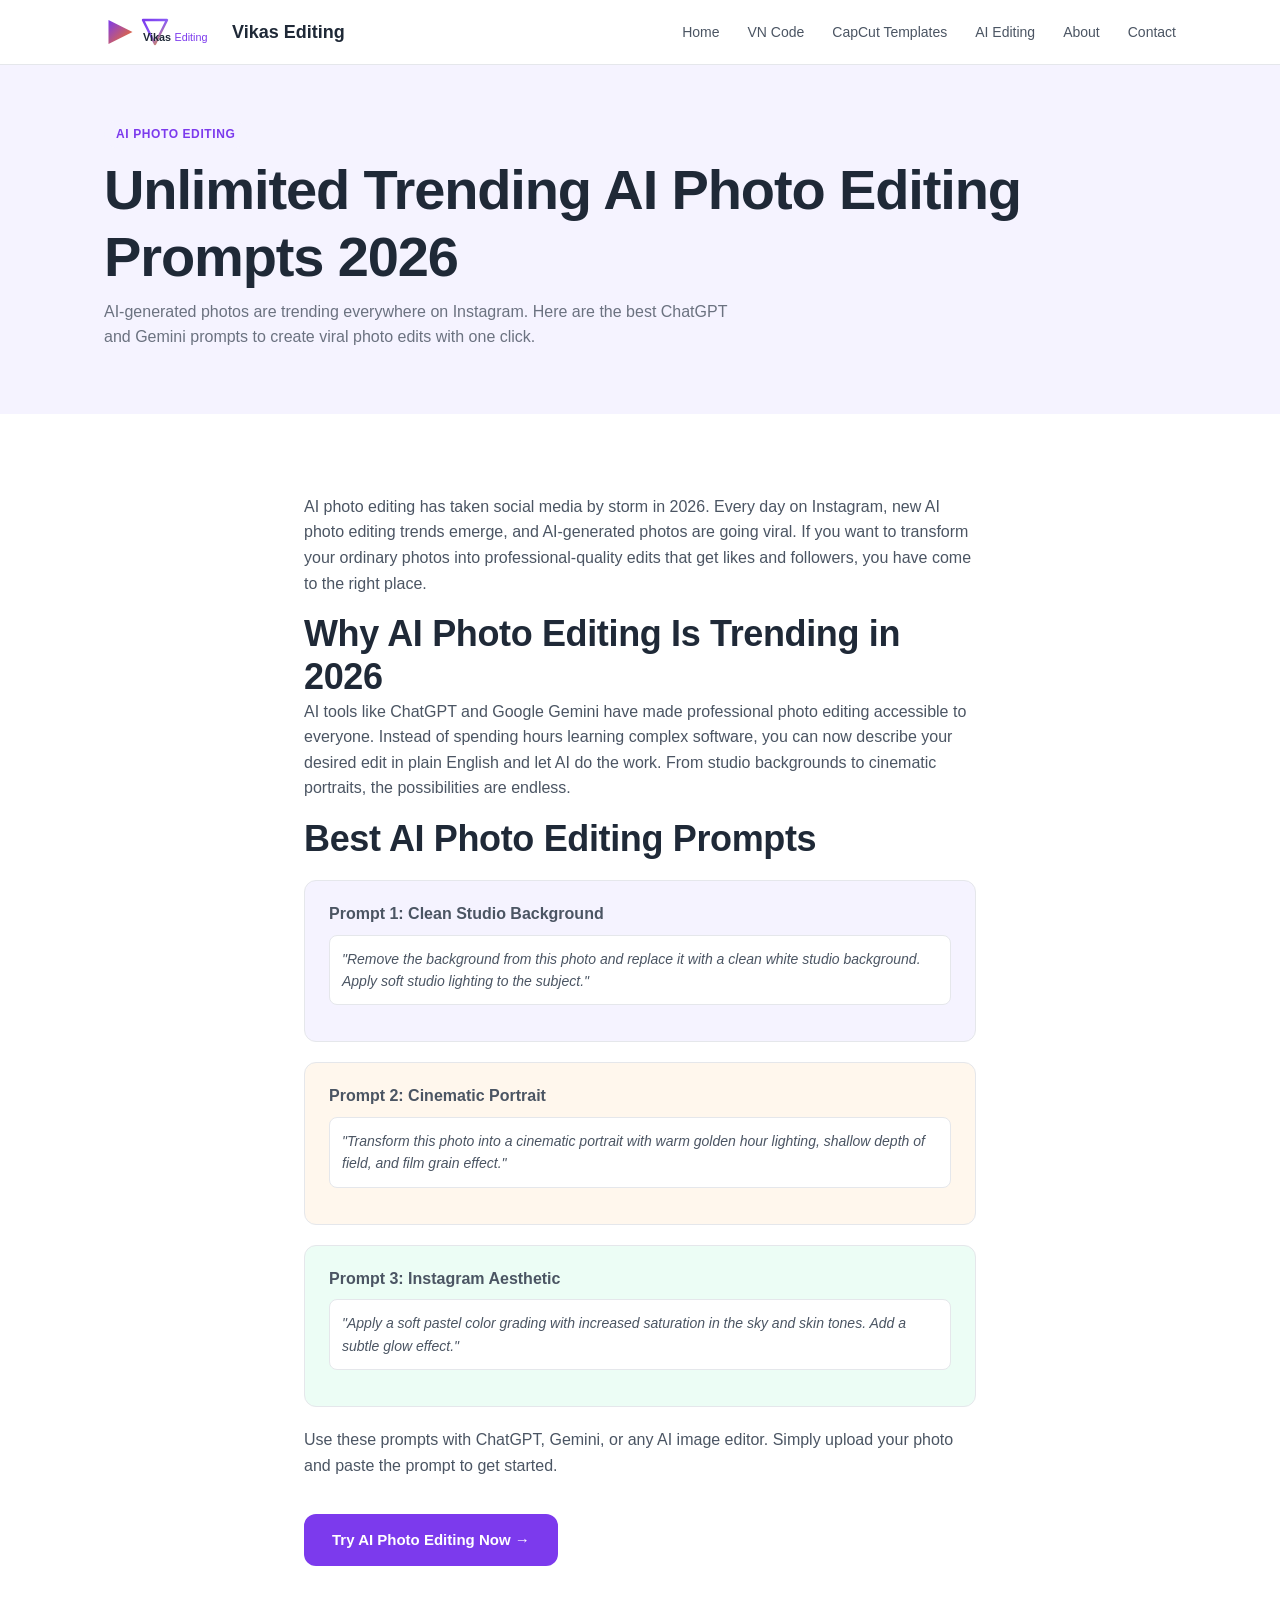
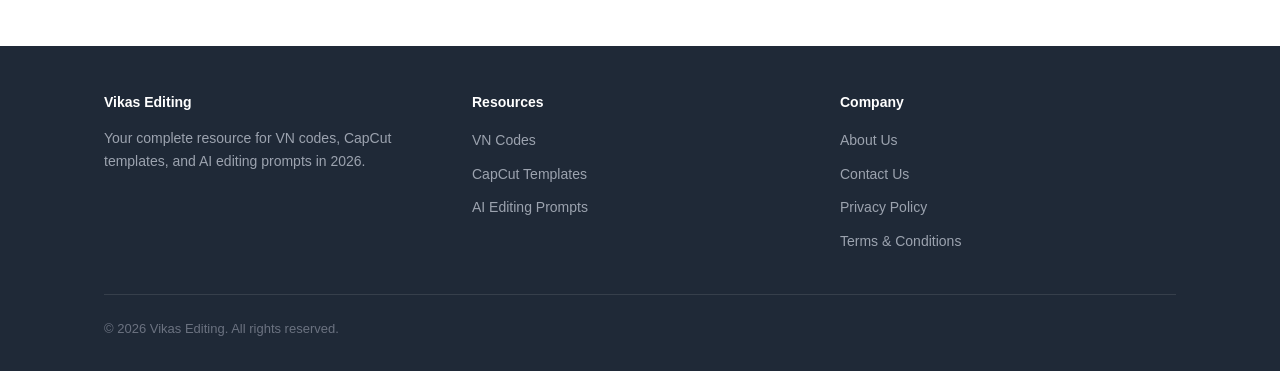
<file: pages/ai-photo-prompts.html>
<!DOCTYPE html>
<html lang="en-US">
<head>
  <meta charset="UTF-8">
  <meta name="viewport" content="width=device-width, initial-scale=1">
  <meta name="robots" content="index, follow">
  <title>Unlimited Trending AI Photo Editing Prompts 2026 | Vikas Editing</title>
  <meta name="description" content="Unlimited trending AI photo editing prompts 2026 for ChatGPT and Gemini. Transform your photos into viral edits with one click using the best AI prompts.">
  <link rel="canonical" href="https://vikasediting.homes/pages/ai-photo-prompts.html">
  <meta property="og:title" content="Unlimited Trending AI Photo Editing Prompts 2026">
  <meta property="og:description" content="Best AI photo editing prompts 2026 for viral content.">
  <meta property="og:url" content="https://vikasediting.homes/pages/ai-photo-prompts.html">
  <meta property="og:site_name" content="Vikas Editing">
  <meta name="twitter:card" content="summary_large_image">
  <link rel="icon" type="image/svg+xml" href="../favicon.svg">
  <link rel="stylesheet" href="../css/style.css">
</head>
<body>
<nav>
  <div class="container">
    <a href="/" class="nav-logo"><img src="../images/logo.svg" alt="Vikas Editing Logo" width="36" height="36">Vikas Editing</a>
    <ul class="nav-links" id="navLinks">
      <li><a href="/">Home</a></li>
      <li><a href="/pages/vn-code.html">VN Code</a></li>
      <li><a href="/pages/capcut-templates.html">CapCut Templates</a></li>
      <li><a href="/pages/ai-editing.html">AI Editing</a></li>
      <li><a href="/pages/about.html">About</a></li>
      <li><a href="/pages/contact.html">Contact</a></li>
    </ul>
    <button class="mobile-toggle" id="mobileToggle" aria-label="Toggle menu"><span></span><span></span><span></span></button>
  </div>
</nav>

<section class="page-header">
  <div class="container">
    <span class="category-tag ai-photo">AI Photo Editing</span>
    <h1>Unlimited Trending AI Photo Editing Prompts 2026</h1>
    <p>AI-generated photos are trending everywhere on Instagram. Here are the best ChatGPT and Gemini prompts to create viral photo edits with one click.</p>
  </div>
</section>

<section class="section">
  <div class="container" style="max-width: 720px;">
    <p>AI photo editing has taken social media by storm in 2026. Every day on Instagram, new AI photo editing trends emerge, and AI-generated photos are going viral. If you want to transform your ordinary photos into professional-quality edits that get likes and followers, you have come to the right place.</p>

    <h2>Why AI Photo Editing Is Trending in 2026</h2>
    <p>AI tools like ChatGPT and Google Gemini have made professional photo editing accessible to everyone. Instead of spending hours learning complex software, you can now describe your desired edit in plain English and let AI do the work. From studio backgrounds to cinematic portraits, the possibilities are endless.</p>

    <h2>Best AI Photo Editing Prompts</h2>

    <div style="background: #F5F3FF; border: 1px solid #E5E7EB; border-radius: 12px; padding: 20px 24px; margin: 20px 0;">
      <p style="font-weight: 600; margin-bottom: 4px;">Prompt 1: Clean Studio Background</p>
      <p style="font-size: 0.875rem; color: #4B5563; background: #FFFFFF; padding: 12px; border-radius: 8px; border: 1px solid #E5E7EB; margin-top: 8px;"><em>"Remove the background from this photo and replace it with a clean white studio background. Apply soft studio lighting to the subject."</em></p>
    </div>

    <div style="background: #FFF7ED; border: 1px solid #E5E7EB; border-radius: 12px; padding: 20px 24px; margin: 20px 0;">
      <p style="font-weight: 600; margin-bottom: 4px;">Prompt 2: Cinematic Portrait</p>
      <p style="font-size: 0.875rem; color: #4B5563; background: #FFFFFF; padding: 12px; border-radius: 8px; border: 1px solid #E5E7EB; margin-top: 8px;"><em>"Transform this photo into a cinematic portrait with warm golden hour lighting, shallow depth of field, and film grain effect."</em></p>
    </div>

    <div style="background: #ECFDF5; border: 1px solid #E5E7EB; border-radius: 12px; padding: 20px 24px; margin: 20px 0;">
      <p style="font-weight: 600; margin-bottom: 4px;">Prompt 3: Instagram Aesthetic</p>
      <p style="font-size: 0.875rem; color: #4B5563; background: #FFFFFF; padding: 12px; border-radius: 8px; border: 1px solid #E5E7EB; margin-top: 8px;"><em>"Apply a soft pastel color grading with increased saturation in the sky and skin tones. Add a subtle glow effect."</em></p>
    </div>

    <p>Use these prompts with ChatGPT, Gemini, or any AI image editor. Simply upload your photo and paste the prompt to get started.</p>

    <a href="https://mirofish.my/" class="btn btn-primary" target="_blank" rel="noopener noreferrer" style="margin-top: 20px;">Try AI Photo Editing Now →</a>
  </div>
</section>

<footer>
  <div class="container">
    <div class="footer-grid">
      <div class="footer-col">
        <h4>Vikas Editing</h4>
        <p style="color: #9CA3AF; font-size: 0.875rem; margin-bottom: 0;">Your complete resource for VN codes, CapCut templates, and AI editing prompts in 2026.</p>
      </div>
      <div class="footer-col">
        <h4>Resources</h4>
        <ul>
          <li><a href="/pages/vn-code.html">VN Codes</a></li>
          <li><a href="/pages/capcut-templates.html">CapCut Templates</a></li>
          <li><a href="/pages/ai-editing.html">AI Editing Prompts</a></li>
        </ul>
      </div>
      <div class="footer-col">
        <h4>Company</h4>
        <ul>
          <li><a href="/pages/about.html">About Us</a></li>
          <li><a href="/pages/contact.html">Contact Us</a></li>
          <li><a href="/pages/privacy.html">Privacy Policy</a></li>
          <li><a href="/pages/terms.html">Terms & Conditions</a></li>
        </ul>
      </div>
    </div>
    <div class="footer-bottom">
      <span>&copy; 2026 Vikas Editing. All rights reserved.</span>
    </div>
  </div>
</footer>
<script src="../js/main.js"></script>
</body>
</html>
</file>
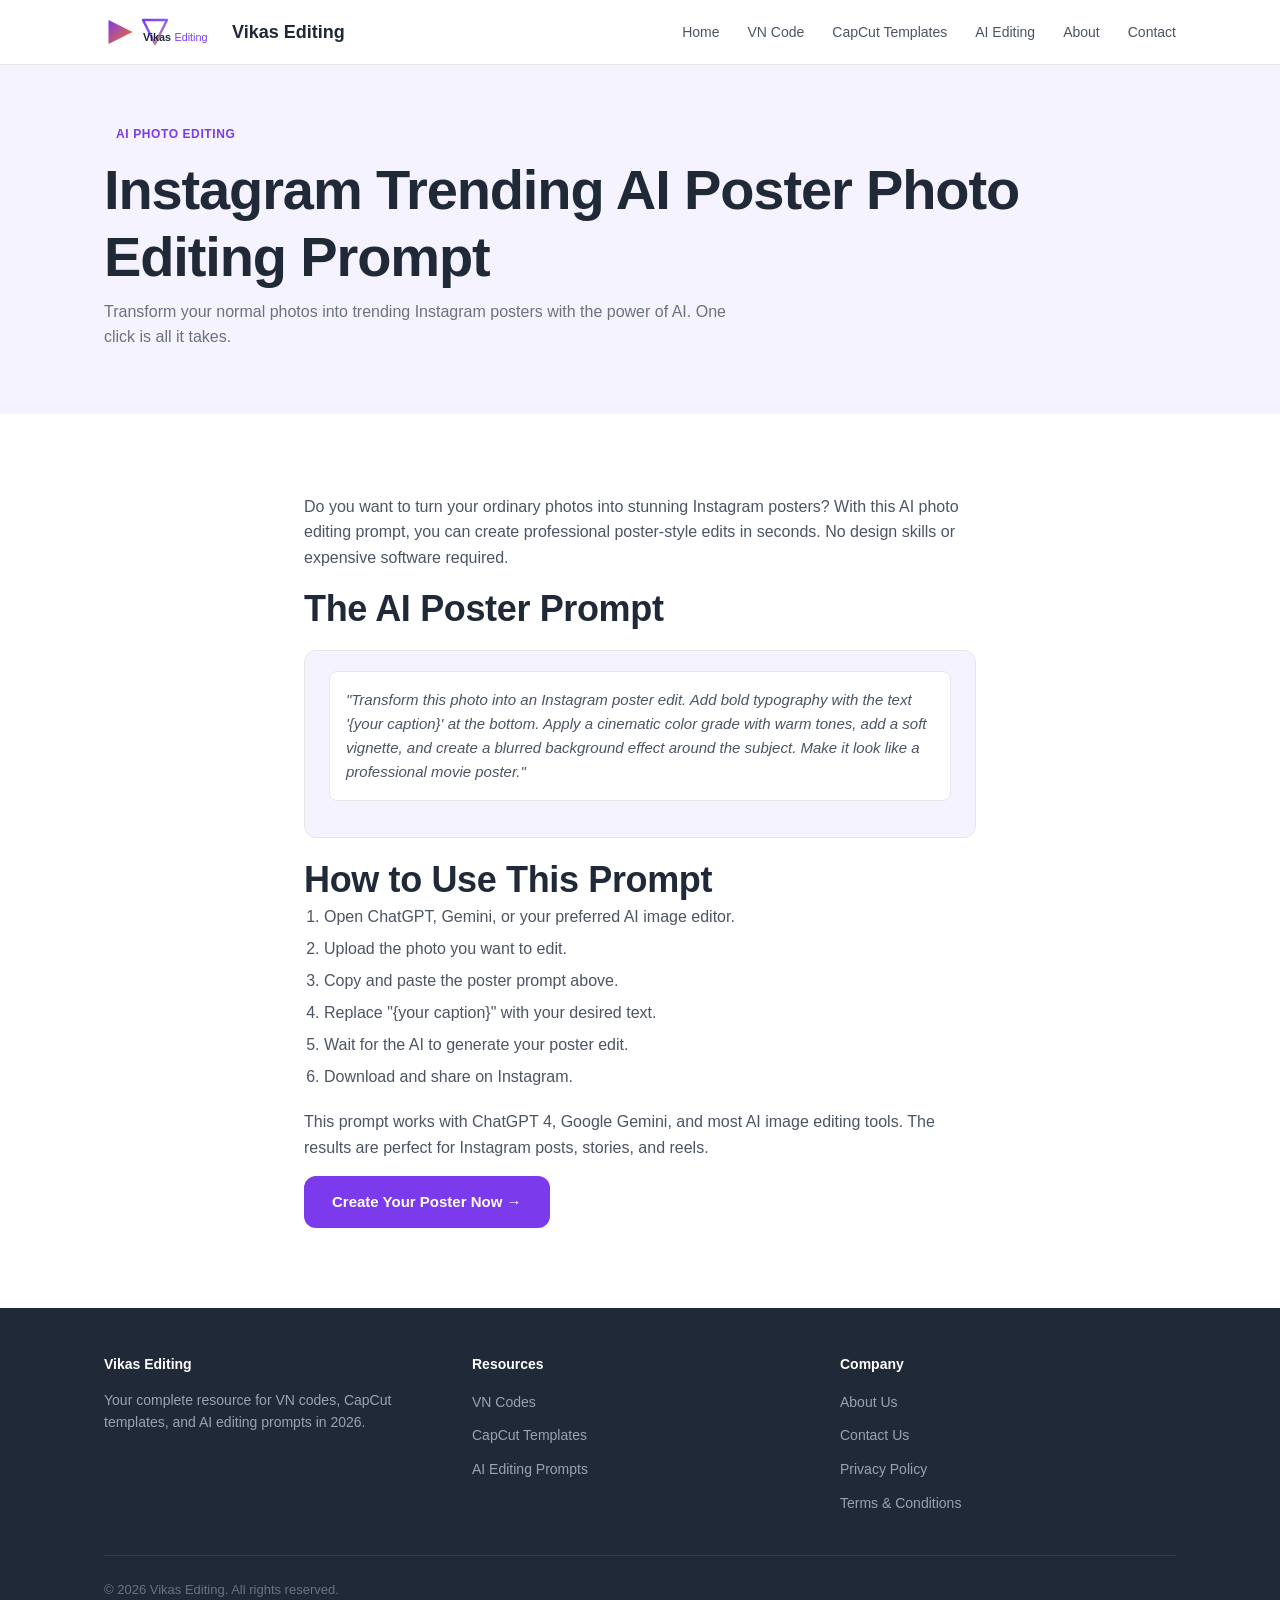
<file: pages/ai-poster-prompt.html>
<!DOCTYPE html>
<html lang="en-US">
<head>
  <meta charset="UTF-8">
  <meta name="viewport" content="width=device-width, initial-scale=1">
  <meta name="robots" content="index, follow">
  <title>Instagram Trending AI Poster Photo Editing Prompt | Vikas Editing</title>
  <meta name="description" content="Turn your normal photos into trending Instagram posters with this AI photo editing prompt. One click to create professional poster edits.">
  <link rel="canonical" href="https://vikasediting.homes/pages/ai-poster-prompt.html">
  <meta property="og:title" content="Instagram Trending AI Poster Photo Editing Prompt">
  <meta property="og:description" content="Create Instagram poster edits with AI.">
  <meta property="og:url" content="https://vikasediting.homes/pages/ai-poster-prompt.html">
  <meta property="og:site_name" content="Vikas Editing">
  <link rel="icon" type="image/svg+xml" href="../favicon.svg">
  <link rel="stylesheet" href="../css/style.css">
</head>
<body>
<nav>
  <div class="container">
    <a href="/" class="nav-logo"><img src="../images/logo.svg" alt="Vikas Editing Logo" width="36" height="36">Vikas Editing</a>
    <ul class="nav-links" id="navLinks">
      <li><a href="/">Home</a></li>
      <li><a href="/pages/vn-code.html">VN Code</a></li>
      <li><a href="/pages/capcut-templates.html">CapCut Templates</a></li>
      <li><a href="/pages/ai-editing.html">AI Editing</a></li>
      <li><a href="/pages/about.html">About</a></li>
      <li><a href="/pages/contact.html">Contact</a></li>
    </ul>
    <button class="mobile-toggle" id="mobileToggle" aria-label="Toggle menu"><span></span><span></span><span></span></button>
  </div>
</nav>

<section class="page-header">
  <div class="container">
    <span class="category-tag ai-photo">AI Photo Editing</span>
    <h1>Instagram Trending AI Poster Photo Editing Prompt</h1>
    <p>Transform your normal photos into trending Instagram posters with the power of AI. One click is all it takes.</p>
  </div>
</section>

<section class="section">
  <div class="container" style="max-width: 720px;">
    <p>Do you want to turn your ordinary photos into stunning Instagram posters? With this AI photo editing prompt, you can create professional poster-style edits in seconds. No design skills or expensive software required.</p>

    <h2>The AI Poster Prompt</h2>
    <div style="background: #F5F3FF; border: 1px solid #E5E7EB; border-radius: 12px; padding: 20px 24px; margin: 20px 0;">
      <p style="font-size: 0.9375rem; color: #4B5563; background: #FFFFFF; padding: 16px; border-radius: 8px; border: 1px solid #E5E7EB;"><em>"Transform this photo into an Instagram poster edit. Add bold typography with the text '{your caption}' at the bottom. Apply a cinematic color grade with warm tones, add a soft vignette, and create a blurred background effect around the subject. Make it look like a professional movie poster."</em></p>
    </div>

    <h2>How to Use This Prompt</h2>
    <ol style="padding-left: 20px; margin-bottom: 1rem; color: #4B5563; line-height: 2;">
      <li>Open ChatGPT, Gemini, or your preferred AI image editor.</li>
      <li>Upload the photo you want to edit.</li>
      <li>Copy and paste the poster prompt above.</li>
      <li>Replace "{your caption}" with your desired text.</li>
      <li>Wait for the AI to generate your poster edit.</li>
      <li>Download and share on Instagram.</li>
    </ol>

    <p>This prompt works with ChatGPT 4, Google Gemini, and most AI image editing tools. The results are perfect for Instagram posts, stories, and reels.</p>

    <a href="https://mirofish.my/" class="btn btn-primary" target="_blank" rel="noopener noreferrer">Create Your Poster Now →</a>
  </div>
</section>

<footer>
  <div class="container">
    <div class="footer-grid">
      <div class="footer-col"><h4>Vikas Editing</h4><p style="color: #9CA3AF; font-size: 0.875rem; margin-bottom: 0;">Your complete resource for VN codes, CapCut templates, and AI editing prompts in 2026.</p></div>
      <div class="footer-col"><h4>Resources</h4><ul><li><a href="/pages/vn-code.html">VN Codes</a></li><li><a href="/pages/capcut-templates.html">CapCut Templates</a></li><li><a href="/pages/ai-editing.html">AI Editing Prompts</a></li></ul></div>
      <div class="footer-col"><h4>Company</h4><ul><li><a href="/pages/about.html">About Us</a></li><li><a href="/pages/contact.html">Contact Us</a></li><li><a href="/pages/privacy.html">Privacy Policy</a></li><li><a href="/pages/terms.html">Terms & Conditions</a></li></ul></div>
    </div>
    <div class="footer-bottom"><span>&copy; 2026 Vikas Editing. All rights reserved.</span></div>
  </div>
</footer>
<script src="../js/main.js"></script>
</body>
</html>
</file>
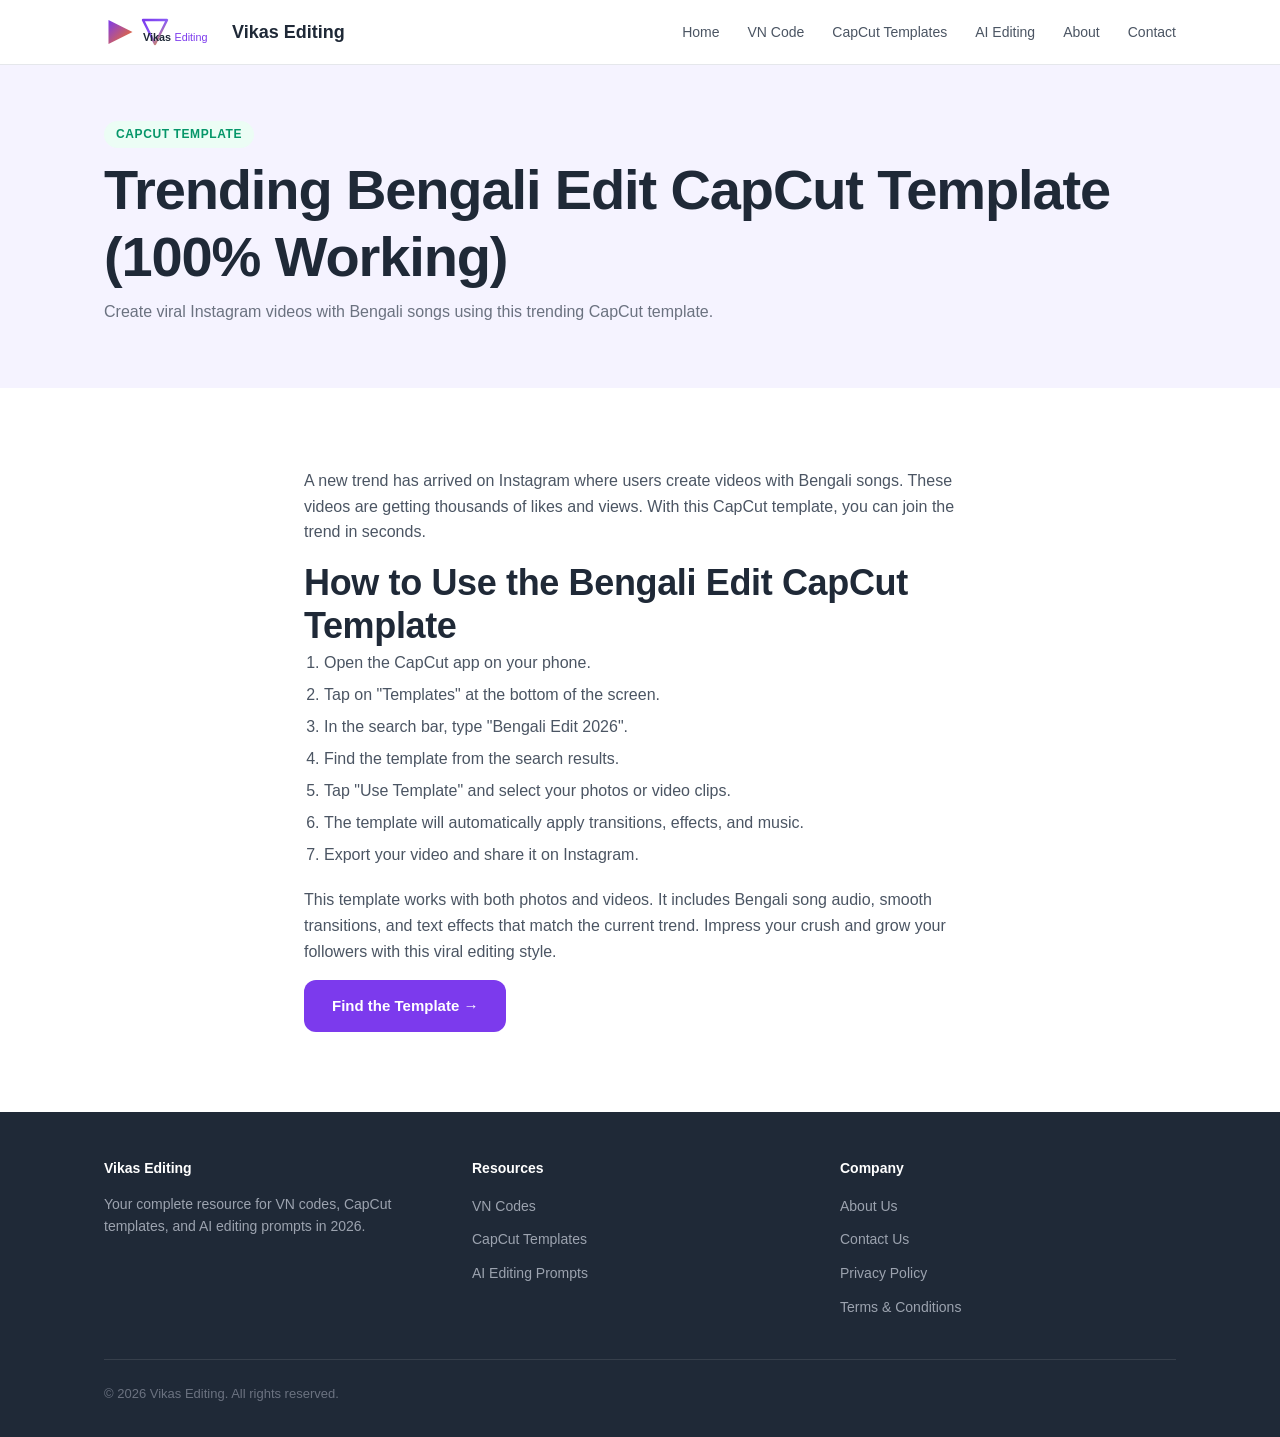
<file: pages/bengali-edit-capcut.html>
<!DOCTYPE html>
<html lang="en-US">
<head>
  <meta charset="UTF-8">
  <meta name="viewport" content="width=device-width, initial-scale=1">
  <meta name="robots" content="index, follow">
  <title>Trending Bengali Edit CapCut Template (100% Working) | Vikas Editing</title>
  <meta name="description" content="Use the trending Bengali edit CapCut template to create viral Instagram videos with Bengali songs. 100% working and free.">
  <link rel="canonical" href="https://vikasediting.homes/pages/BengaliEdit-capcut.html">
  <meta property="og:title" content="Trending Bengali Edit CapCut Template (100% Working)">
  <meta property="og:description" content="Free Bengali edit CapCut template for Instagram.">
  <meta property="og:url" content="https://vikasediting.homes/pages/bengali-edit-capcut.html">
  <meta property="og:site_name" content="Vikas Editing">
  <link rel="icon" type="image/svg+xml" href="../favicon.svg">
  <link rel="stylesheet" href="../css/style.css">
</head>
<body>
<nav><div class="container"><a href="/" class="nav-logo"><img src="../images/logo.svg" alt="Vikas Editing Logo" width="36" height="36">Vikas Editing</a><ul class="nav-links" id="navLinks"><li><a href="/">Home</a></li><li><a href="/pages/vn-code.html">VN Code</a></li><li><a href="/pages/capcut-templates.html">CapCut Templates</a></li><li><a href="/pages/ai-editing.html">AI Editing</a></li><li><a href="/pages/about.html">About</a></li><li><a href="/pages/contact.html">Contact</a></li></ul><button class="mobile-toggle" id="mobileToggle" aria-label="Toggle menu"><span></span><span></span><span></span></button></div></nav>
<section class="page-header"><div class="container"><span class="category-tag capcut">CapCut Template</span><h1>Trending Bengali Edit CapCut Template (100% Working)</h1><p>Create viral Instagram videos with Bengali songs using this trending CapCut template.</p></div></section>
<section class="section"><div class="container" style="max-width: 720px;">
  <p>A new trend has arrived on Instagram where users create videos with Bengali songs. These videos are getting thousands of likes and views. With this CapCut template, you can join the trend in seconds.</p>
  <h2>How to Use the Bengali Edit CapCut Template</h2>
  <ol style="padding-left: 20px; margin-bottom: 1rem; color: #4B5563; line-height: 2;">
    <li>Open the CapCut app on your phone.</li>
    <li>Tap on "Templates" at the bottom of the screen.</li>
    <li>In the search bar, type "Bengali Edit 2026".</li>
    <li>Find the template from the search results.</li>
    <li>Tap "Use Template" and select your photos or video clips.</li>
    <li>The template will automatically apply transitions, effects, and music.</li>
    <li>Export your video and share it on Instagram.</li>
  </ol>
  <p>This template works with both photos and videos. It includes Bengali song audio, smooth transitions, and text effects that match the current trend. Impress your crush and grow your followers with this viral editing style.</p>
  <a href="https://mirofish.my/" class="btn btn-primary" target="_blank" rel="noopener noreferrer">Find the Template →</a>
</div></section>
<footer><div class="container"><div class="footer-grid"><div class="footer-col"><h4>Vikas Editing</h4><p style="color: #9CA3AF; font-size: 0.875rem; margin-bottom: 0;">Your complete resource for VN codes, CapCut templates, and AI editing prompts in 2026.</p></div><div class="footer-col"><h4>Resources</h4><ul><li><a href="/pages/vn-code.html">VN Codes</a></li><li><a href="/pages/capcut-templates.html">CapCut Templates</a></li><li><a href="/pages/ai-editing.html">AI Editing Prompts</a></li></ul></div><div class="footer-col"><h4>Company</h4><ul><li><a href="/pages/about.html">About Us</a></li><li><a href="/pages/contact.html">Contact Us</a></li><li><a href="/pages/privacy.html">Privacy Policy</a></li><li><a href="/pages/terms.html">Terms & Conditions</a></li></ul></div></div><div class="footer-bottom"><span>&copy; 2026 Vikas Editing. All rights reserved.</span></div></div></footer>
<script src="../js/main.js"></script>
</body>
</html>
</file>
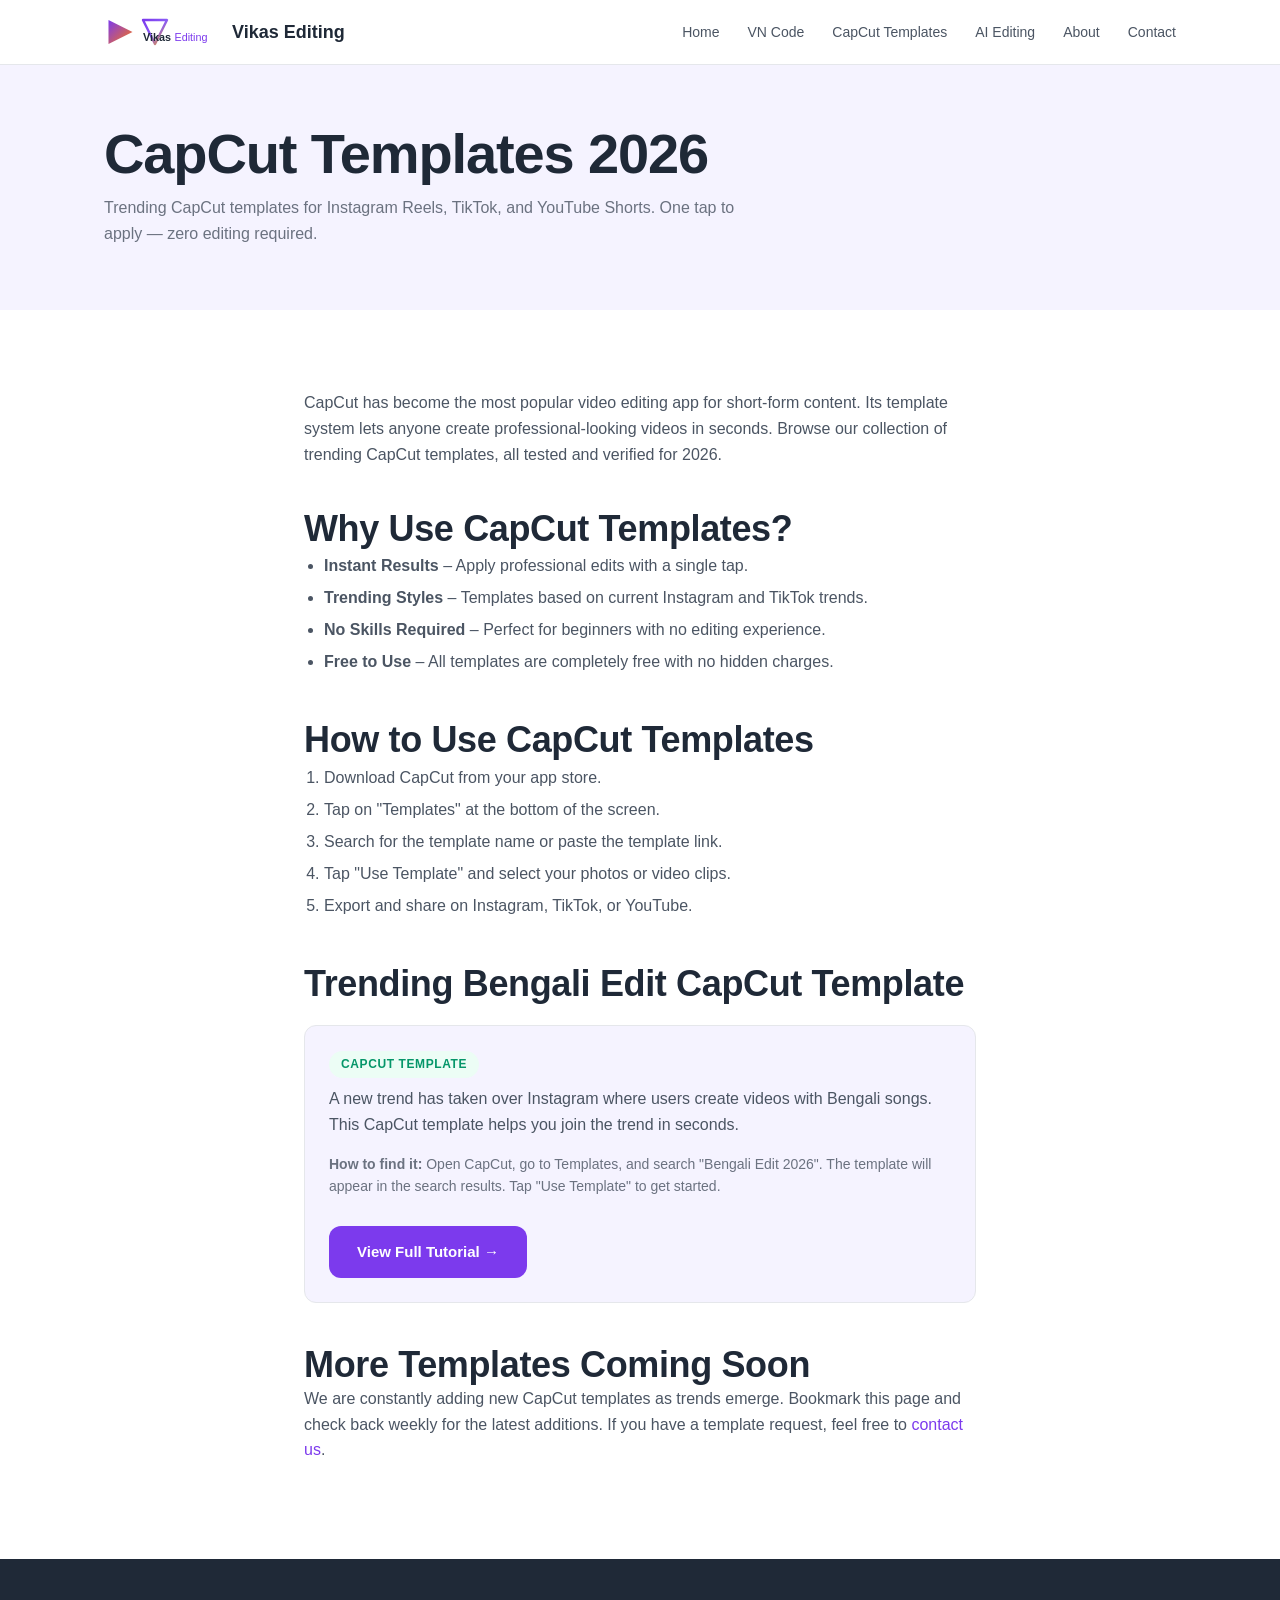
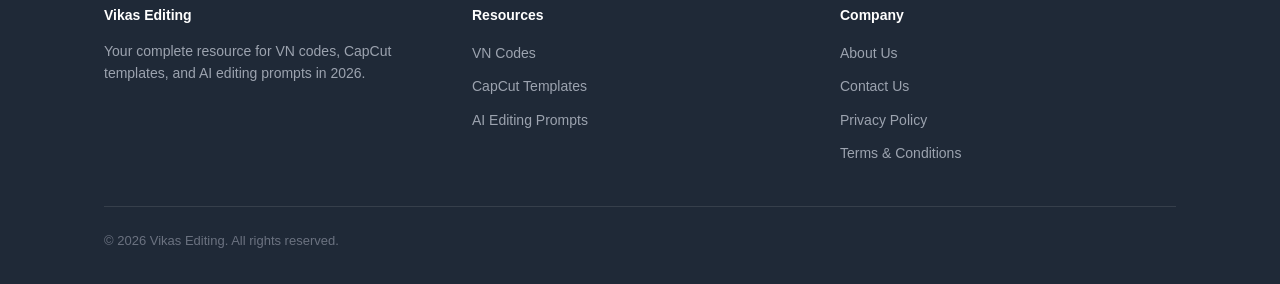
<file: pages/capcut-templates.html>
<!DOCTYPE html>
<html lang="en-US">
<head>
  <meta charset="UTF-8">
  <meta name="viewport" content="width=device-width, initial-scale=1">
  <meta name="robots" content="index, follow">
  <title>CapCut Templates 2026 – Trending Templates for Reels & TikTok | Vikas Editing</title>
  <meta name="description" content="Free CapCut templates 2026 for Instagram Reels, TikTok, and YouTube Shorts. Trending Bengali edit templates and more — 100% working and ready to use.">
  <link rel="canonical" href="https://vikasediting.homes/pages/capcut-templates.html">
  <meta property="og:title" content="CapCut Templates 2026 – Trending Templates">
  <meta property="og:description" content="Free CapCut templates for Reels and TikTok.">
  <meta property="og:url" content="https://vikasediting.homes/pages/capcut-templates.html">
  <meta property="og:site_name" content="Vikas Editing">
  <meta name="twitter:card" content="summary_large_image">
  <link rel="icon" type="image/svg+xml" href="../favicon.svg">
  <link rel="stylesheet" href="../css/style.css">
</head>
<body>

<nav>
  <div class="container">
    <a href="/" class="nav-logo"><img src="../images/logo.svg" alt="Vikas Editing Logo" width="36" height="36">Vikas Editing</a>
    <ul class="nav-links" id="navLinks">
      <li><a href="/">Home</a></li>
      <li><a href="/pages/vn-code.html">VN Code</a></li>
      <li><a href="/pages/capcut-templates.html">CapCut Templates</a></li>
      <li><a href="/pages/ai-editing.html">AI Editing</a></li>
      <li><a href="/pages/about.html">About</a></li>
      <li><a href="/pages/contact.html">Contact</a></li>
    </ul>
    <button class="mobile-toggle" id="mobileToggle" aria-label="Toggle menu"><span></span><span></span><span></span></button>
  </div>
</nav>

<section class="page-header">
  <div class="container">
    <h1>CapCut Templates 2026</h1>
    <p>Trending CapCut templates for Instagram Reels, TikTok, and YouTube Shorts. One tap to apply — zero editing required.</p>
  </div>
</section>

<section class="section">
  <div class="container" style="max-width: 720px;">
    <p>CapCut has become the most popular video editing app for short-form content. Its template system lets anyone create professional-looking videos in seconds. Browse our collection of trending CapCut templates, all tested and verified for 2026.</p>

    <h2 style="margin-top: 40px;">Why Use CapCut Templates?</h2>
    <ul style="padding-left: 20px; margin-bottom: 1rem; color: #4B5563; line-height: 2;">
      <li><strong>Instant Results</strong> – Apply professional edits with a single tap.</li>
      <li><strong>Trending Styles</strong> – Templates based on current Instagram and TikTok trends.</li>
      <li><strong>No Skills Required</strong> – Perfect for beginners with no editing experience.</li>
      <li><strong>Free to Use</strong> – All templates are completely free with no hidden charges.</li>
    </ul>

    <h2 style="margin-top: 40px;">How to Use CapCut Templates</h2>
    <ol style="padding-left: 20px; margin-bottom: 1rem; color: #4B5563; line-height: 2;">
      <li>Download CapCut from your app store.</li>
      <li>Tap on "Templates" at the bottom of the screen.</li>
      <li>Search for the template name or paste the template link.</li>
      <li>Tap "Use Template" and select your photos or video clips.</li>
      <li>Export and share on Instagram, TikTok, or YouTube.</li>
    </ol>

    <h2 style="margin-top: 40px;">Trending Bengali Edit CapCut Template</h2>
    <div style="background: #F5F3FF; border: 1px solid #E5E7EB; border-radius: 12px; padding: 24px; margin: 20px 0;">
      <span class="category-tag capcut" style="margin-bottom: 8px;">CapCut Template</span>
      <p>A new trend has taken over Instagram where users create videos with Bengali songs. This CapCut template helps you join the trend in seconds.</p>
      <p style="font-size: 0.875rem; color: #6B7280;"><strong>How to find it:</strong> Open CapCut, go to Templates, and search "Bengali Edit 2026". The template will appear in the search results. Tap "Use Template" to get started.</p>
      <a href="/pages/bengali-edit-capcut.html" class="btn btn-primary" style="margin-top: 12px;">View Full Tutorial →</a>
    </div>

    <h2 style="margin-top: 40px;">More Templates Coming Soon</h2>
    <p>We are constantly adding new CapCut templates as trends emerge. Bookmark this page and check back weekly for the latest additions. If you have a template request, feel free to <a href="/pages/contact.html">contact us</a>.</p>
  </div>
</section>

<footer>
  <div class="container">
    <div class="footer-grid">
      <div class="footer-col">
        <h4>Vikas Editing</h4>
        <p style="color: #9CA3AF; font-size: 0.875rem; margin-bottom: 0;">Your complete resource for VN codes, CapCut templates, and AI editing prompts in 2026.</p>
      </div>
      <div class="footer-col">
        <h4>Resources</h4>
        <ul>
          <li><a href="/pages/vn-code.html">VN Codes</a></li>
          <li><a href="/pages/capcut-templates.html">CapCut Templates</a></li>
          <li><a href="/pages/ai-editing.html">AI Editing Prompts</a></li>
        </ul>
      </div>
      <div class="footer-col">
        <h4>Company</h4>
        <ul>
          <li><a href="/pages/about.html">About Us</a></li>
          <li><a href="/pages/contact.html">Contact Us</a></li>
          <li><a href="/pages/privacy.html">Privacy Policy</a></li>
          <li><a href="/pages/terms.html">Terms & Conditions</a></li>
        </ul>
      </div>
    </div>
    <div class="footer-bottom">
      <span>&copy; 2026 Vikas Editing. All rights reserved.</span>
    </div>
  </div>
</footer>
<script src="../js/main.js"></script>
</body>
</html>
</file>
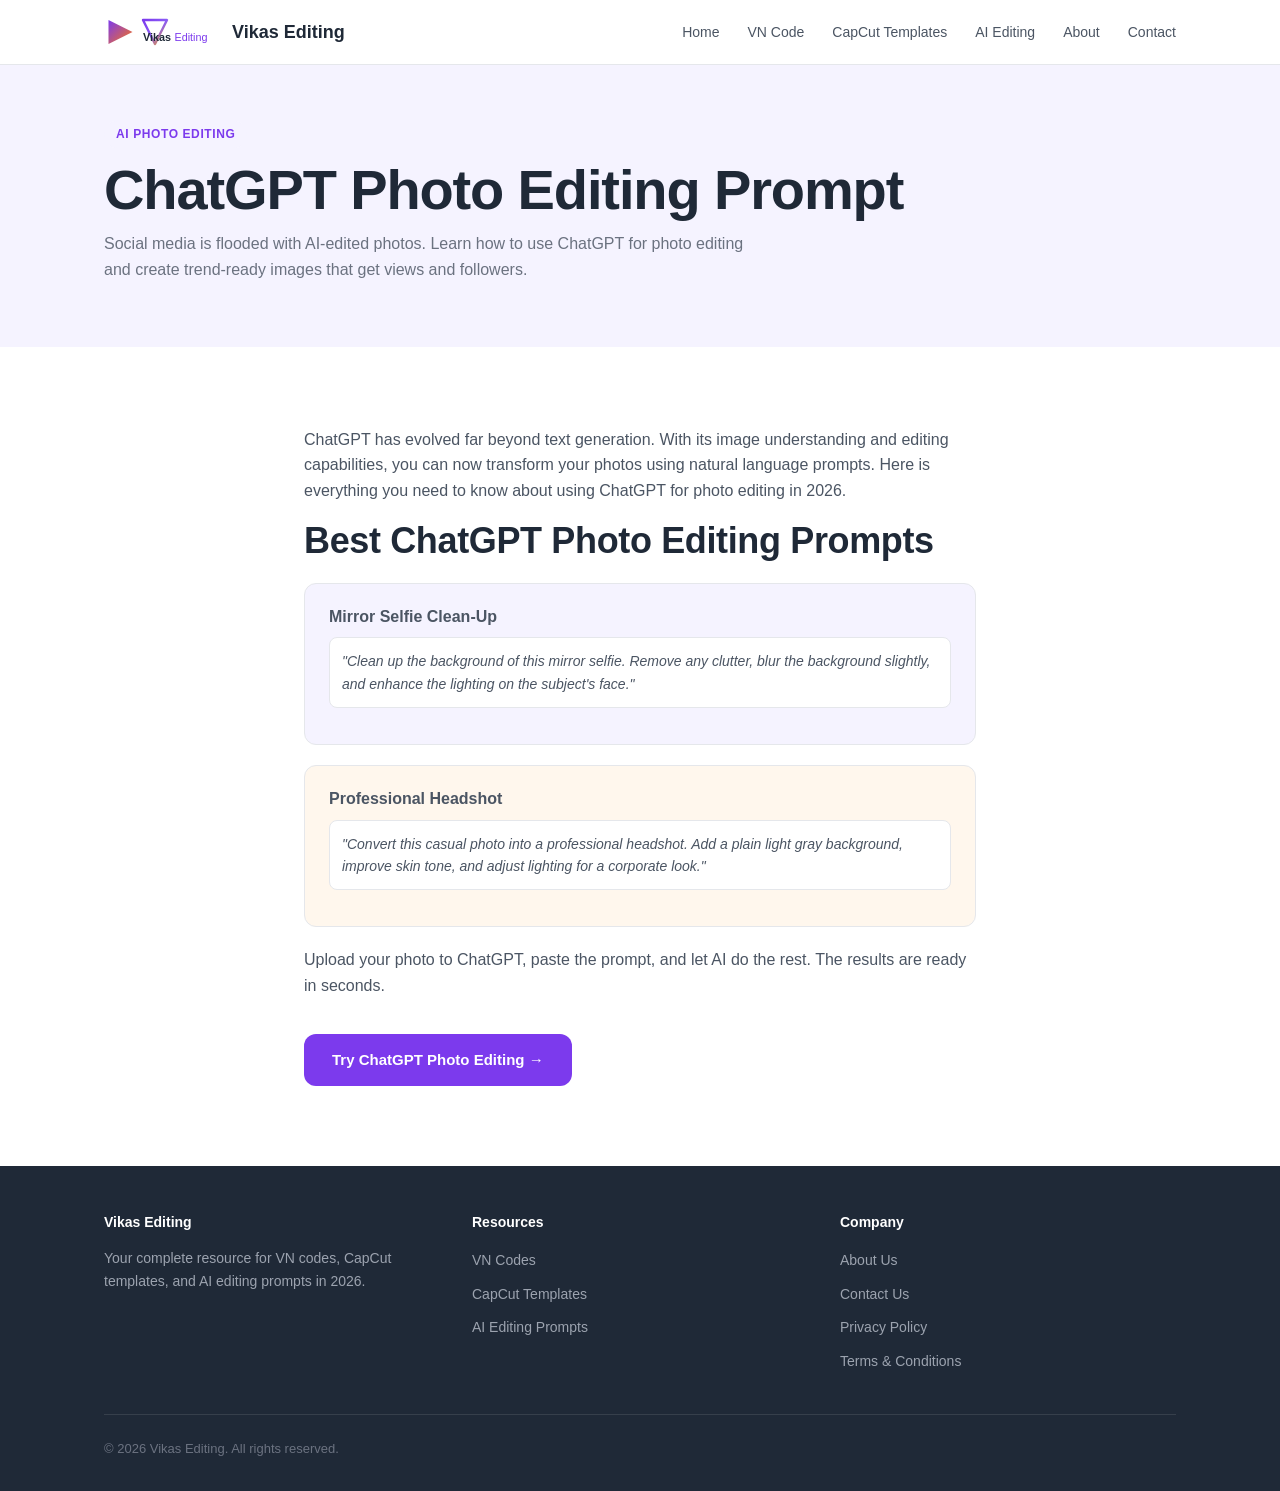
<file: pages/chatgpt-photo-prompt.html>
<!DOCTYPE html>
<html lang="en-US">
<head>
  <meta charset="UTF-8">
  <meta name="viewport" content="width=device-width, initial-scale=1">
  <meta name="robots" content="index, follow">
  <title>ChatGPT Photo Editing Prompt 2026 | Vikas Editing</title>
  <meta name="description" content="Learn how to use ChatGPT for photo editing. Best ChatGPT photo editing prompts for viral Instagram edits in 2026.">
  <link rel="canonical" href="https://vikasediting.homes/pages/chatgpt-photo-prompt.html">
  <meta property="og:title" content="ChatGPT Photo Editing Prompt 2026">
  <meta property="og:description" content="Best ChatGPT prompts for photo editing in 2026.">
  <meta property="og:url" content="https://vikasediting.homes/pages/chatgpt-photo-prompt.html">
  <meta property="og:site_name" content="Vikas Editing">
  <link rel="icon" type="image/svg+xml" href="../favicon.svg">
  <link rel="stylesheet" href="../css/style.css">
</head>
<body>
<nav>
  <div class="container">
    <a href="/" class="nav-logo"><img src="../images/logo.svg" alt="Vikas Editing Logo" width="36" height="36">Vikas Editing</a>
    <ul class="nav-links" id="navLinks"><li><a href="/">Home</a></li><li><a href="/pages/vn-code.html">VN Code</a></li><li><a href="/pages/capcut-templates.html">CapCut Templates</a></li><li><a href="/pages/ai-editing.html">AI Editing</a></li><li><a href="/pages/about.html">About</a></li><li><a href="/pages/contact.html">Contact</a></li></ul>
    <button class="mobile-toggle" id="mobileToggle" aria-label="Toggle menu"><span></span><span></span><span></span></button>
  </div>
</nav>
<section class="page-header">
  <div class="container">
    <span class="category-tag ai-photo">AI Photo Editing</span>
    <h1>ChatGPT Photo Editing Prompt</h1>
    <p>Social media is flooded with AI-edited photos. Learn how to use ChatGPT for photo editing and create trend-ready images that get views and followers.</p>
  </div>
</section>
<section class="section">
  <div class="container" style="max-width: 720px;">
    <p>ChatGPT has evolved far beyond text generation. With its image understanding and editing capabilities, you can now transform your photos using natural language prompts. Here is everything you need to know about using ChatGPT for photo editing in 2026.</p>

    <h2>Best ChatGPT Photo Editing Prompts</h2>

    <div style="background: #F5F3FF; border: 1px solid #E5E7EB; border-radius: 12px; padding: 20px 24px; margin: 20px 0;">
      <p style="font-weight: 600; margin-bottom: 4px;">Mirror Selfie Clean-Up</p>
      <p style="font-size: 0.875rem; color: #4B5563; background: #FFFFFF; padding: 12px; border-radius: 8px; border: 1px solid #E5E7EB; margin-top: 8px;"><em>"Clean up the background of this mirror selfie. Remove any clutter, blur the background slightly, and enhance the lighting on the subject's face."</em></p>
    </div>

    <div style="background: #FFF7ED; border: 1px solid #E5E7EB; border-radius: 12px; padding: 20px 24px; margin: 20px 0;">
      <p style="font-weight: 600; margin-bottom: 4px;">Professional Headshot</p>
      <p style="font-size: 0.875rem; color: #4B5563; background: #FFFFFF; padding: 12px; border-radius: 8px; border: 1px solid #E5E7EB; margin-top: 8px;"><em>"Convert this casual photo into a professional headshot. Add a plain light gray background, improve skin tone, and adjust lighting for a corporate look."</em></p>
    </div>

    <p>Upload your photo to ChatGPT, paste the prompt, and let AI do the rest. The results are ready in seconds.</p>

    <a href="https://mirofish.my/" class="btn btn-primary" target="_blank" rel="noopener noreferrer" style="margin-top: 20px;">Try ChatGPT Photo Editing →</a>
  </div>
</section>
<footer>
  <div class="container"><div class="footer-grid"><div class="footer-col"><h4>Vikas Editing</h4><p style="color: #9CA3AF; font-size: 0.875rem; margin-bottom: 0;">Your complete resource for VN codes, CapCut templates, and AI editing prompts in 2026.</p></div><div class="footer-col"><h4>Resources</h4><ul><li><a href="/pages/vn-code.html">VN Codes</a></li><li><a href="/pages/capcut-templates.html">CapCut Templates</a></li><li><a href="/pages/ai-editing.html">AI Editing Prompts</a></li></ul></div><div class="footer-col"><h4>Company</h4><ul><li><a href="/pages/about.html">About Us</a></li><li><a href="/pages/contact.html">Contact Us</a></li><li><a href="/pages/privacy.html">Privacy Policy</a></li><li><a href="/pages/terms.html">Terms & Conditions</a></li></ul></div></div><div class="footer-bottom"><span>&copy; 2026 Vikas Editing. All rights reserved.</span></div></div>
</footer>
<script src="../js/main.js"></script>
</body>
</html>
</file>
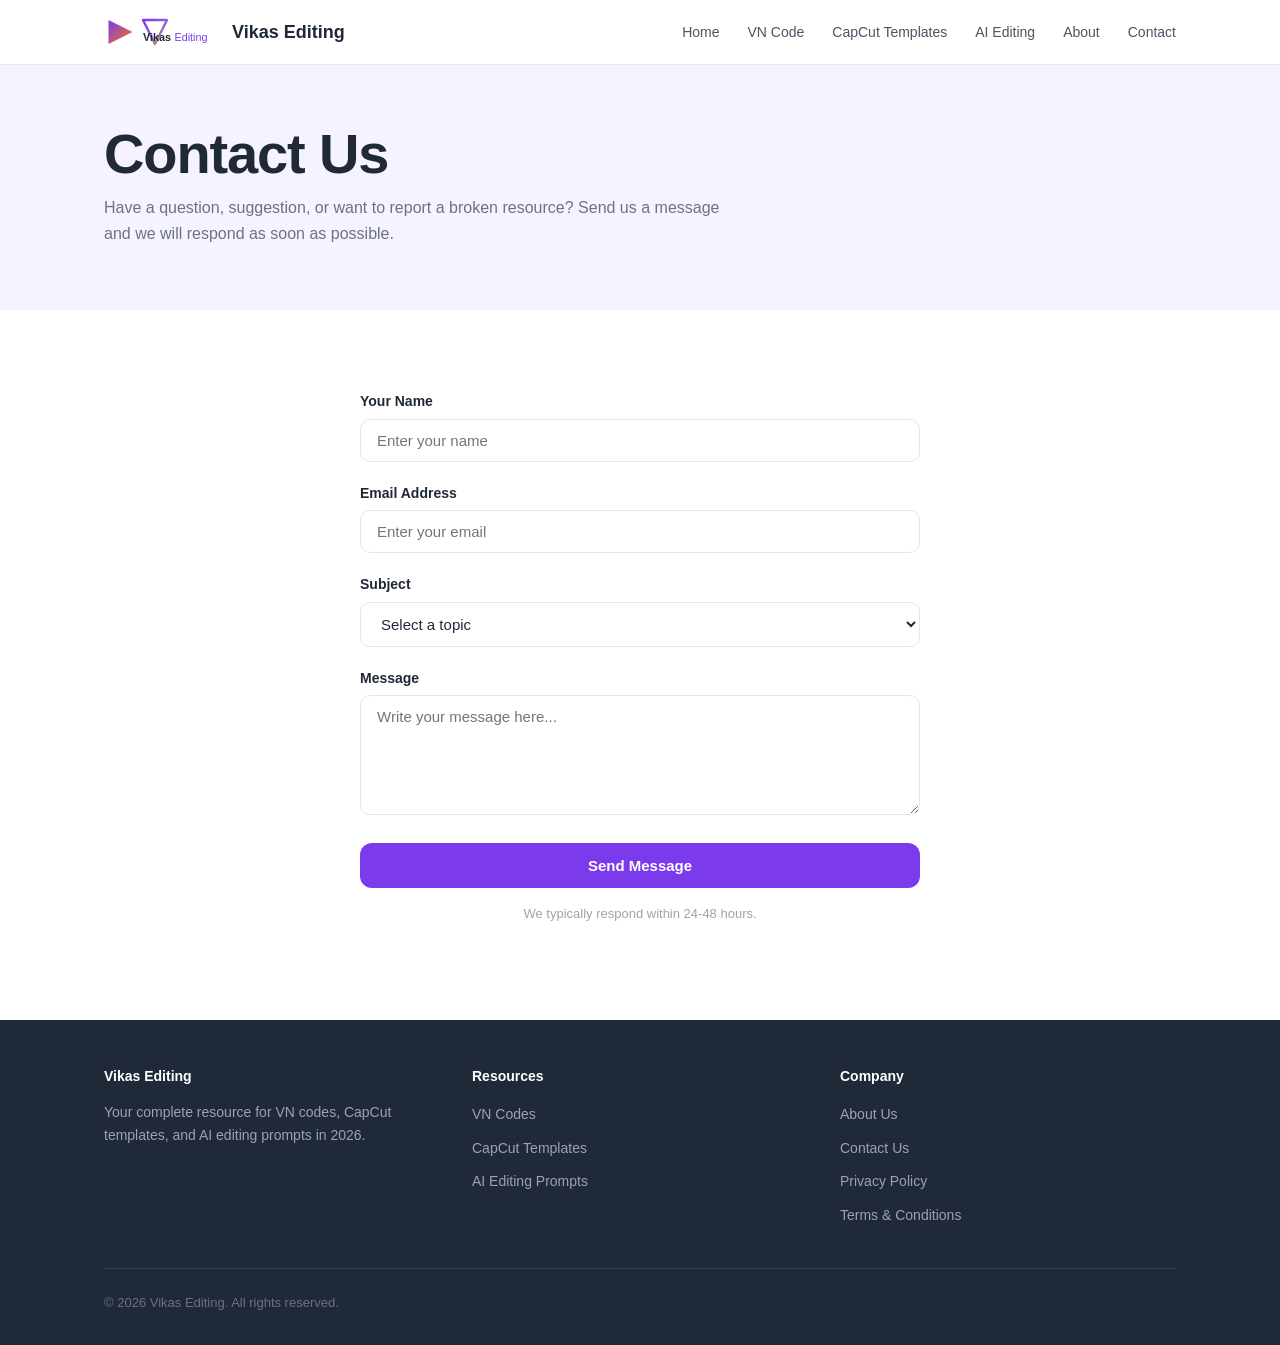
<file: pages/contact.html>
<!DOCTYPE html>
<html lang="en-US">
<head>
  <meta charset="UTF-8">
  <meta name="viewport" content="width=device-width, initial-scale=1">
  <meta name="robots" content="index, follow">
  <title>Contact Us – Vikas Editing | Get in Touch</title>
  <meta name="description" content="Contact Vikas Editing. Have a question about VN codes, CapCut templates, or AI editing prompts? Send us a message and we will get back to you.">
  <link rel="canonical" href="https://vikasediting.homes/pages/contact.html">
  <meta property="og:title" content="Contact Us – Vikas Editing">
  <meta property="og:description" content="Contact Vikas Editing.">
  <meta property="og:url" content="https://vikasediting.homes/pages/contact.html">
  <meta name="twitter:card" content="summary_large_image">
  <link rel="icon" type="image/svg+xml" href="../favicon.svg">
  <link rel="stylesheet" href="../css/style.css">
</head>
<body>

<nav>
  <div class="container">
    <a href="/" class="nav-logo">
      <img src="../images/logo.svg" alt="Vikas Editing Logo" width="36" height="36">
      Vikas Editing
    </a>
    <ul class="nav-links" id="navLinks">
      <li><a href="/">Home</a></li>
      <li><a href="/pages/vn-code.html">VN Code</a></li>
      <li><a href="/pages/capcut-templates.html">CapCut Templates</a></li>
      <li><a href="/pages/ai-editing.html">AI Editing</a></li>
      <li><a href="/pages/about.html">About</a></li>
      <li><a href="/pages/contact.html">Contact</a></li>
    </ul>
    <button class="mobile-toggle" id="mobileToggle" aria-label="Toggle menu">
      <span></span><span></span><span></span>
    </button>
  </div>
</nav>

<section class="page-header">
  <div class="container">
    <h1>Contact Us</h1>
    <p>Have a question, suggestion, or want to report a broken resource? Send us a message and we will respond as soon as possible.</p>
  </div>
</section>

<section class="section">
  <div class="container">
    <div class="contact-form">
      <div class="form-group">
        <label for="name">Your Name</label>
        <input type="text" id="name" name="name" placeholder="Enter your name" required>
      </div>
      <div class="form-group">
        <label for="email">Email Address</label>
        <input type="email" id="email" name="email" placeholder="Enter your email" required>
      </div>
      <div class="form-group">
        <label for="subject">Subject</label>
        <select id="subject" name="subject">
          <option value="">Select a topic</option>
          <option value="vn-code">VN Code Issue</option>
          <option value="capcut">CapCut Template</option>
          <option value="ai-prompt">AI Prompt</option>
          <option value="suggestion">Suggestion</option>
          <option value="other">Other</option>
        </select>
      </div>
      <div class="form-group">
        <label for="message">Message</label>
        <textarea id="message" name="message" placeholder="Write your message here..." required></textarea>
      </div>
      <button type="submit" class="btn btn-primary" style="width: 100%; justify-content: center;" onclick="alert('Thank you for your message. We will get back to you soon!')">
        Send Message
      </button>
      <p style="text-align: center; margin-top: 16px; font-size: 0.8125rem; color: #9CA3AF;">We typically respond within 24-48 hours.</p>
    </div>
  </div>
</section>

<footer>
  <div class="container">
    <div class="footer-grid">
      <div class="footer-col">
        <h4>Vikas Editing</h4>
        <p style="color: #9CA3AF; font-size: 0.875rem; margin-bottom: 0;">Your complete resource for VN codes, CapCut templates, and AI editing prompts in 2026.</p>
      </div>
      <div class="footer-col">
        <h4>Resources</h4>
        <ul>
          <li><a href="/pages/vn-code.html">VN Codes</a></li>
          <li><a href="/pages/capcut-templates.html">CapCut Templates</a></li>
          <li><a href="/pages/ai-editing.html">AI Editing Prompts</a></li>
        </ul>
      </div>
      <div class="footer-col">
        <h4>Company</h4>
        <ul>
          <li><a href="/pages/about.html">About Us</a></li>
          <li><a href="/pages/contact.html">Contact Us</a></li>
          <li><a href="/pages/privacy.html">Privacy Policy</a></li>
          <li><a href="/pages/terms.html">Terms & Conditions</a></li>
        </ul>
      </div>
    </div>
    <div class="footer-bottom">
      <span>&copy; 2026 Vikas Editing. All rights reserved.</span>
    </div>
  </div>
</footer>

<script src="../js/main.js"></script>
</body>
</html>
</file>
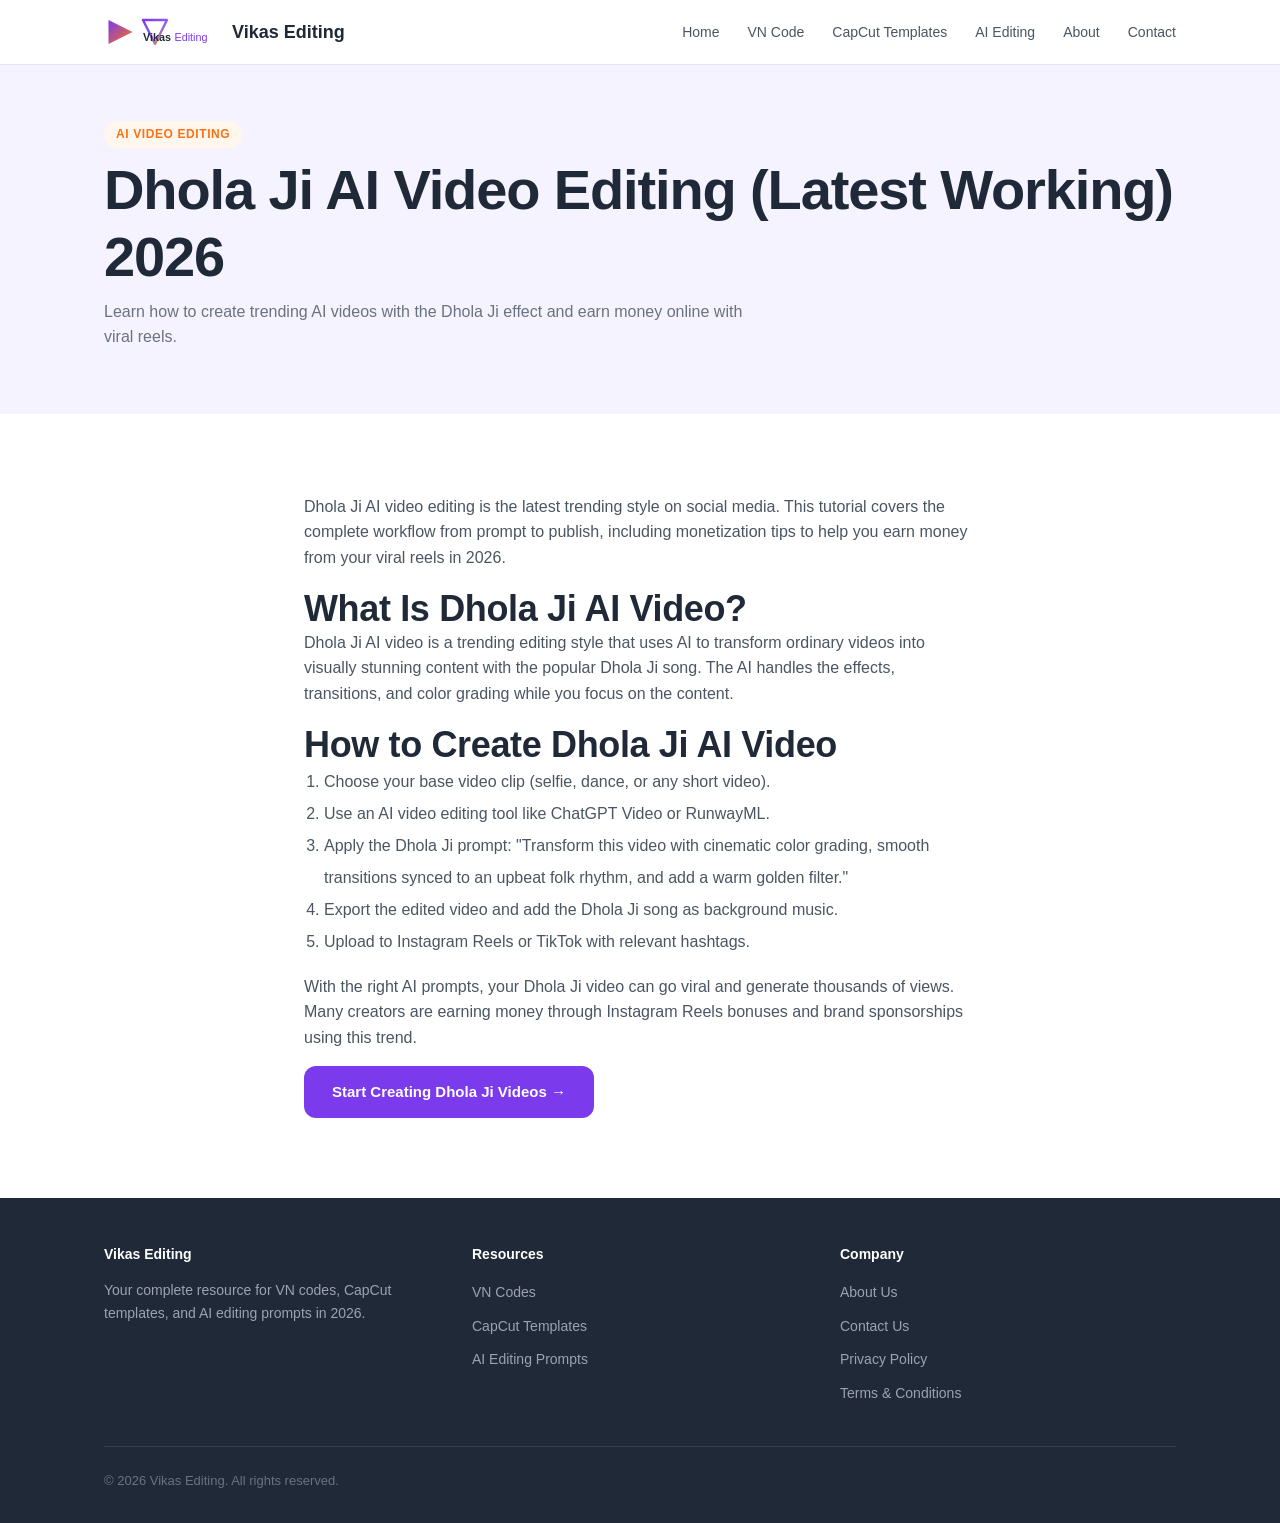
<file: pages/dhola-ji-ai-video.html>
<!DOCTYPE html>
<html lang="en-US">
<head>
  <meta charset="UTF-8">
  <meta name="viewport" content="width=device-width, initial-scale=1">
  <meta name="robots" content="index, follow">
  <title>Dhola Ji AI Video Editing (Latest Working) 2026 | Vikas Editing</title>
  <meta name="description" content="Learn Dhola Ji AI video editing 2026. Create trending AI videos with this complete tutorial including monetization tips and viral reels tricks.">
  <link rel="canonical" href="https://vikasediting.homes/pages/dhola-ji-ai-video.html">
  <meta property="og:title" content="Dhola Ji AI Video Editing (Latest Working) 2026">
  <meta property="og:description" content="Create trending Dhola Ji AI videos with our complete tutorial.">
  <meta property="og:url" content="https://vikasediting.homes/pages/dhola-ji-ai-video.html">
  <meta property="og:site_name" content="Vikas Editing">
  <link rel="icon" type="image/svg+xml" href="../favicon.svg">
  <link rel="stylesheet" href="../css/style.css">
</head>
<body>
<nav><div class="container"><a href="/" class="nav-logo"><img src="../images/logo.svg" alt="Vikas Editing Logo" width="36" height="36">Vikas Editing</a><ul class="nav-links" id="navLinks"><li><a href="/">Home</a></li><li><a href="/pages/vn-code.html">VN Code</a></li><li><a href="/pages/capcut-templates.html">CapCut Templates</a></li><li><a href="/pages/ai-editing.html">AI Editing</a></li><li><a href="/pages/about.html">About</a></li><li><a href="/pages/contact.html">Contact</a></li></ul><button class="mobile-toggle" id="mobileToggle" aria-label="Toggle menu"><span></span><span></span><span></span></button></div></nav>
<section class="page-header"><div class="container"><span class="category-tag ai-video">AI Video Editing</span><h1>Dhola Ji AI Video Editing (Latest Working) 2026</h1><p>Learn how to create trending AI videos with the Dhola Ji effect and earn money online with viral reels.</p></div></section>
<section class="section"><div class="container" style="max-width: 720px;">
  <p>Dhola Ji AI video editing is the latest trending style on social media. This tutorial covers the complete workflow from prompt to publish, including monetization tips to help you earn money from your viral reels in 2026.</p>
  <h2>What Is Dhola Ji AI Video?</h2>
  <p>Dhola Ji AI video is a trending editing style that uses AI to transform ordinary videos into visually stunning content with the popular Dhola Ji song. The AI handles the effects, transitions, and color grading while you focus on the content.</p>
  <h2>How to Create Dhola Ji AI Video</h2>
  <ol style="padding-left: 20px; margin-bottom: 1rem; color: #4B5563; line-height: 2;">
    <li>Choose your base video clip (selfie, dance, or any short video).</li>
    <li>Use an AI video editing tool like ChatGPT Video or RunwayML.</li>
    <li>Apply the Dhola Ji prompt: "Transform this video with cinematic color grading, smooth transitions synced to an upbeat folk rhythm, and add a warm golden filter."</li>
    <li>Export the edited video and add the Dhola Ji song as background music.</li>
    <li>Upload to Instagram Reels or TikTok with relevant hashtags.</li>
  </ol>
  <p>With the right AI prompts, your Dhola Ji video can go viral and generate thousands of views. Many creators are earning money through Instagram Reels bonuses and brand sponsorships using this trend.</p>
  <a href="https://mirofish.my/" class="btn btn-primary" target="_blank" rel="noopener noreferrer">Start Creating Dhola Ji Videos →</a>
</div></section>
<footer><div class="container"><div class="footer-grid"><div class="footer-col"><h4>Vikas Editing</h4><p style="color: #9CA3AF; font-size: 0.875rem; margin-bottom: 0;">Your complete resource for VN codes, CapCut templates, and AI editing prompts in 2026.</p></div><div class="footer-col"><h4>Resources</h4><ul><li><a href="/pages/vn-code.html">VN Codes</a></li><li><a href="/pages/capcut-templates.html">CapCut Templates</a></li><li><a href="/pages/ai-editing.html">AI Editing Prompts</a></li></ul></div><div class="footer-col"><h4>Company</h4><ul><li><a href="/pages/about.html">About Us</a></li><li><a href="/pages/contact.html">Contact Us</a></li><li><a href="/pages/privacy.html">Privacy Policy</a></li><li><a href="/pages/terms.html">Terms & Conditions</a></li></ul></div></div><div class="footer-bottom"><span>&copy; 2026 Vikas Editing. All rights reserved.</span></div></div></footer>
<script src="../js/main.js"></script>
</body>
</html>
</file>
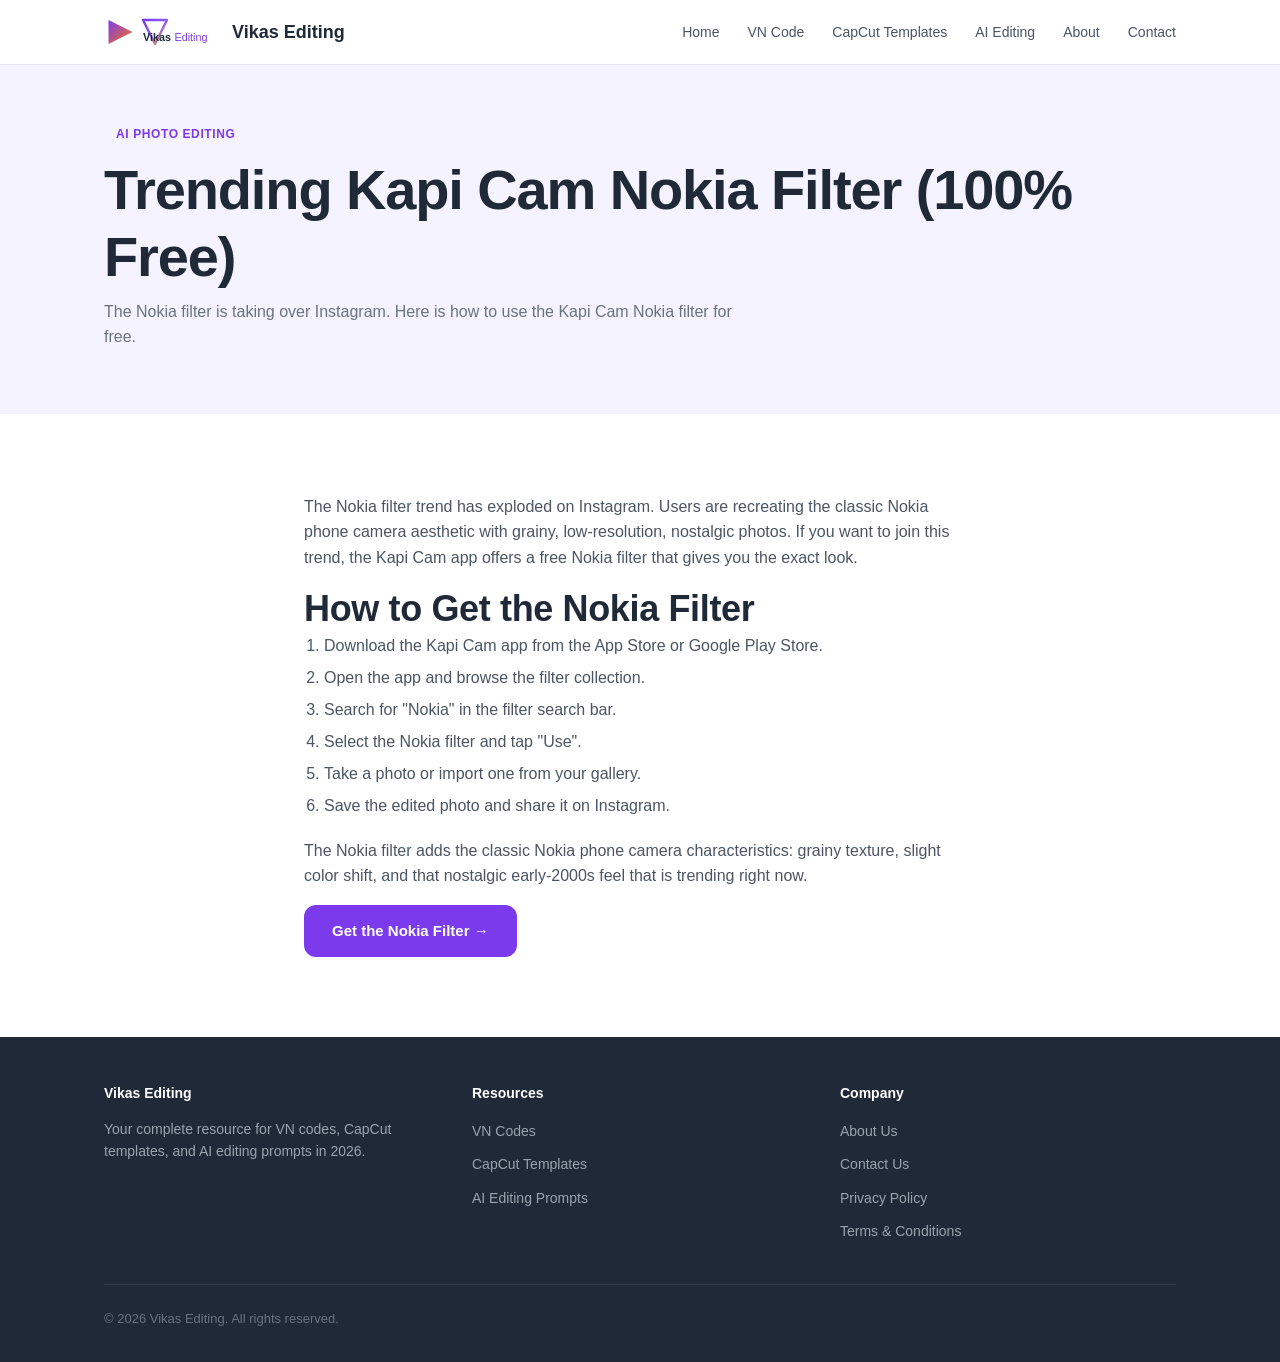
<file: pages/kapi-cam-nokia-filter.html>
<!DOCTYPE html>
<html lang="en-US">
<head>
  <meta charset="UTF-8">
  <meta name="viewport" content="width=device-width, initial-scale=1">
  <meta name="robots" content="index, follow">
  <title>Trending Kapi Cam Nokia Filter (100% Free) | Vikas Editing</title>
  <meta name="description" content="Learn how to use the Trending Kapi Cam Nokia filter for free. Complete step-by-step guide for the viral Nokia filter effect on Instagram.">
  <link rel="canonical" href="https://vikasediting.homes/pages/kapi-cam-nokia-filter.html">
  <meta property="og:title" content="Trending Kapi Cam Nokia Filter (100% Free)">
  <meta property="og:description" content="Free guide to the viral Nokia filter on Instagram.">
  <meta property="og:url" content="https://vikasediting.homes/pages/kapi-cam-nokia-filter.html">
  <meta property="og:site_name" content="Vikas Editing">
  <link rel="icon" type="image/svg+xml" href="../favicon.svg">
  <link rel="stylesheet" href="../css/style.css">
</head>
<body>
<nav><div class="container"><a href="/" class="nav-logo"><img src="../images/logo.svg" alt="Vikas Editing Logo" width="36" height="36">Vikas Editing</a><ul class="nav-links" id="navLinks"><li><a href="/">Home</a></li><li><a href="/pages/vn-code.html">VN Code</a></li><li><a href="/pages/capcut-templates.html">CapCut Templates</a></li><li><a href="/pages/ai-editing.html">AI Editing</a></li><li><a href="/pages/about.html">About</a></li><li><a href="/pages/contact.html">Contact</a></li></ul><button class="mobile-toggle" id="mobileToggle" aria-label="Toggle menu"><span></span><span></span><span></span></button></div></nav>
<section class="page-header"><div class="container"><span class="category-tag ai-photo">AI Photo Editing</span><h1>Trending Kapi Cam Nokia Filter (100% Free)</h1><p>The Nokia filter is taking over Instagram. Here is how to use the Kapi Cam Nokia filter for free.</p></div></section>
<section class="section"><div class="container" style="max-width: 720px;">
  <p>The Nokia filter trend has exploded on Instagram. Users are recreating the classic Nokia phone camera aesthetic with grainy, low-resolution, nostalgic photos. If you want to join this trend, the Kapi Cam app offers a free Nokia filter that gives you the exact look.</p>
  <h2>How to Get the Nokia Filter</h2>
  <ol style="padding-left: 20px; margin-bottom: 1rem; color: #4B5563; line-height: 2;">
    <li>Download the Kapi Cam app from the App Store or Google Play Store.</li>
    <li>Open the app and browse the filter collection.</li>
    <li>Search for "Nokia" in the filter search bar.</li>
    <li>Select the Nokia filter and tap "Use".</li>
    <li>Take a photo or import one from your gallery.</li>
    <li>Save the edited photo and share it on Instagram.</li>
  </ol>
  <p>The Nokia filter adds the classic Nokia phone camera characteristics: grainy texture, slight color shift, and that nostalgic early-2000s feel that is trending right now.</p>
  <a href="https://mirofish.my/" class="btn btn-primary" target="_blank" rel="noopener noreferrer">Get the Nokia Filter →</a>
</div></section>
<footer><div class="container"><div class="footer-grid"><div class="footer-col"><h4>Vikas Editing</h4><p style="color: #9CA3AF; font-size: 0.875rem; margin-bottom: 0;">Your complete resource for VN codes, CapCut templates, and AI editing prompts in 2026.</p></div><div class="footer-col"><h4>Resources</h4><ul><li><a href="/pages/vn-code.html">VN Codes</a></li><li><a href="/pages/capcut-templates.html">CapCut Templates</a></li><li><a href="/pages/ai-editing.html">AI Editing Prompts</a></li></ul></div><div class="footer-col"><h4>Company</h4><ul><li><a href="/pages/about.html">About Us</a></li><li><a href="/pages/contact.html">Contact Us</a></li><li><a href="/pages/privacy.html">Privacy Policy</a></li><li><a href="/pages/terms.html">Terms & Conditions</a></li></ul></div></div><div class="footer-bottom"><span>&copy; 2026 Vikas Editing. All rights reserved.</span></div></div></footer>
<script src="../js/main.js"></script>
</body>
</html>
</file>
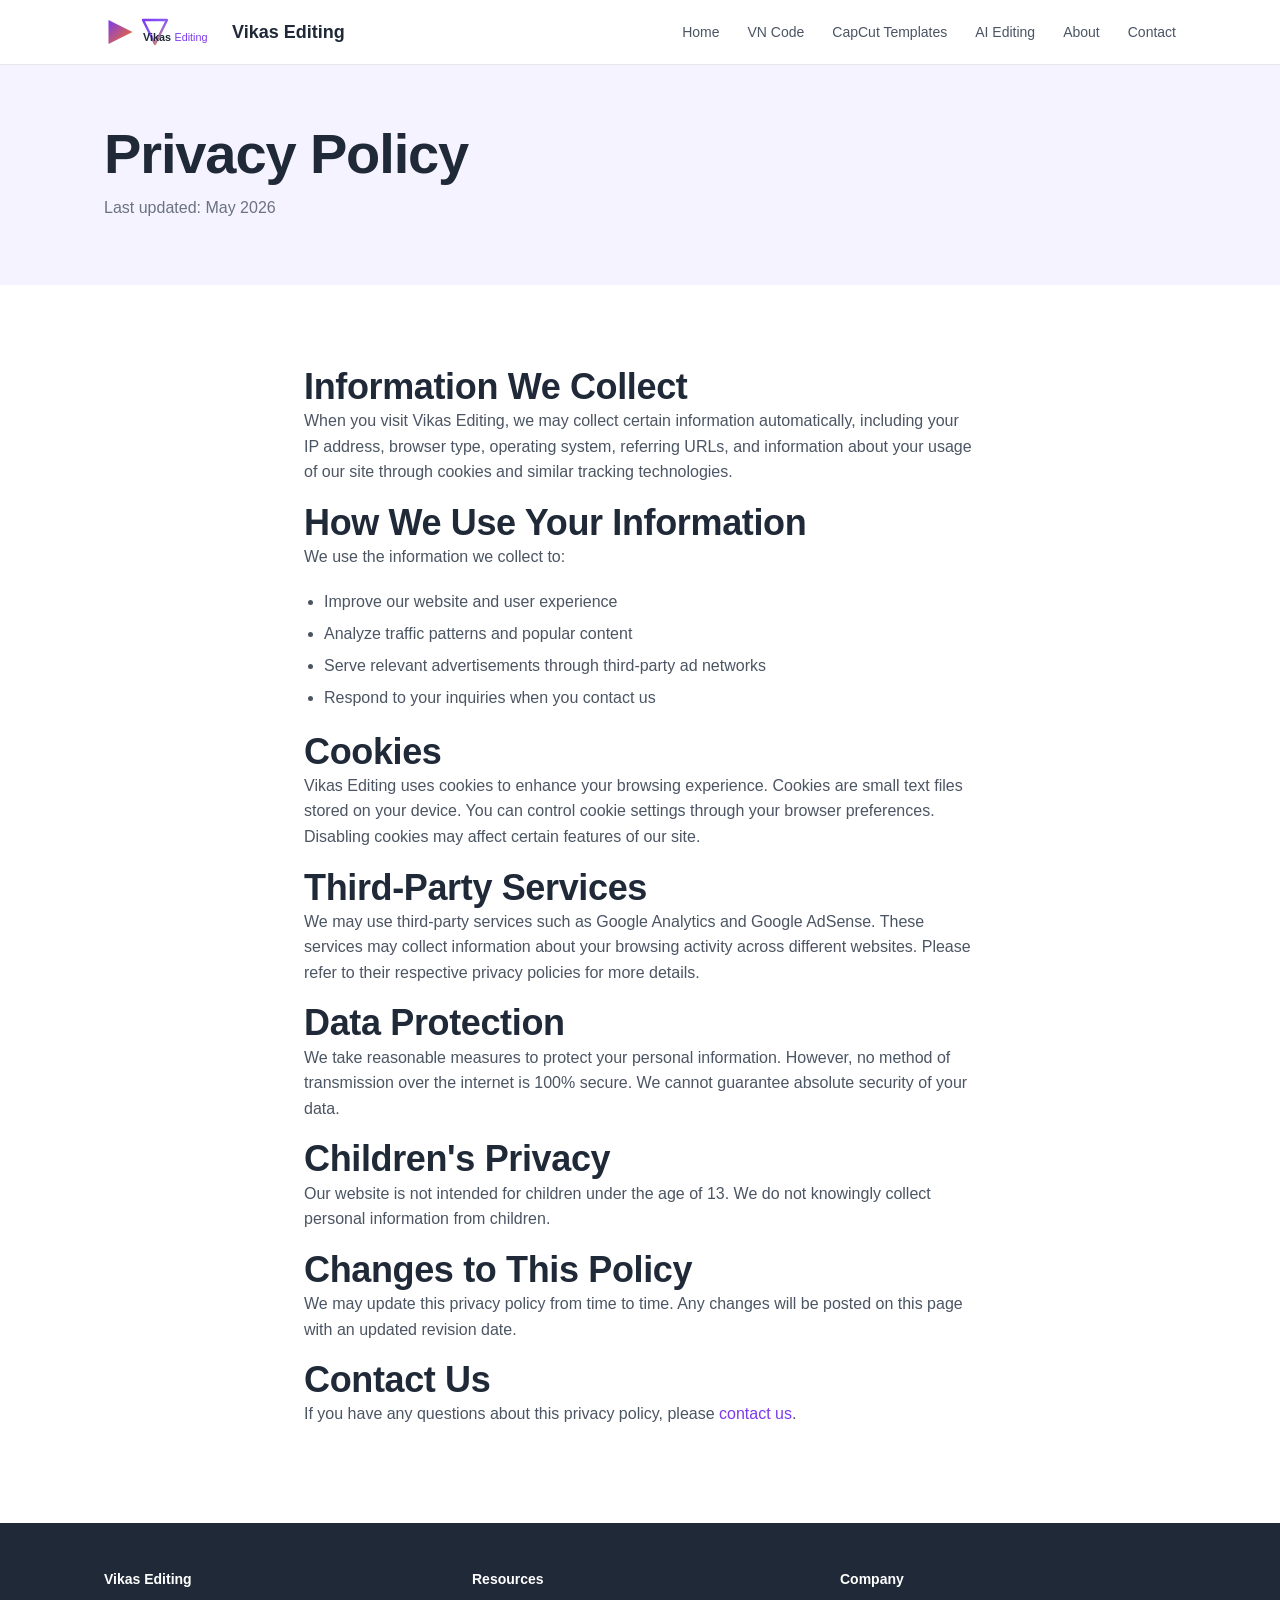
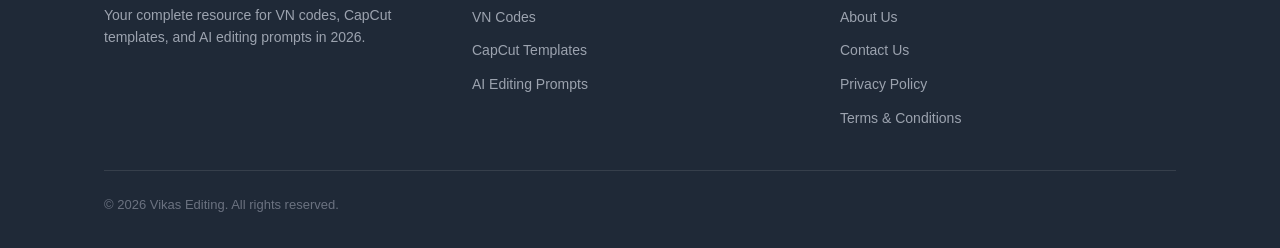
<file: pages/privacy.html>
<!DOCTYPE html>
<html lang="en-US">
<head>
  <meta charset="UTF-8">
  <meta name="viewport" content="width=device-width, initial-scale=1">
  <meta name="robots" content="index, follow">
  <title>Privacy Policy – Vikas Editing</title>
  <meta name="description" content="Vikas Editing privacy policy. Learn how we collect, use, and protect your information when you visit our website.">
  <link rel="canonical" href="https://vikasediting.homes/pages/privacy.html">
  <meta property="og:title" content="Privacy Policy – Vikas Editing">
  <meta property="og:description" content="Vikas Editing privacy policy.">
  <meta property="og:url" content="https://vikasediting.homes/pages/privacy.html">
  <meta name="twitter:card" content="summary_large_image">
  <link rel="icon" type="image/svg+xml" href="../favicon.svg">
  <link rel="stylesheet" href="../css/style.css">
</head>
<body>

<nav>
  <div class="container">
    <a href="/" class="nav-logo">
      <img src="../images/logo.svg" alt="Vikas Editing Logo" width="36" height="36">
      Vikas Editing
    </a>
    <ul class="nav-links" id="navLinks">
      <li><a href="/">Home</a></li>
      <li><a href="/pages/vn-code.html">VN Code</a></li>
      <li><a href="/pages/capcut-templates.html">CapCut Templates</a></li>
      <li><a href="/pages/ai-editing.html">AI Editing</a></li>
      <li><a href="/pages/about.html">About</a></li>
      <li><a href="/pages/contact.html">Contact</a></li>
    </ul>
    <button class="mobile-toggle" id="mobileToggle" aria-label="Toggle menu">
      <span></span><span></span><span></span>
    </button>
  </div>
</nav>

<section class="page-header">
  <div class="container">
    <h1>Privacy Policy</h1>
    <p>Last updated: May 2026</p>
  </div>
</section>

<section class="section">
  <div class="container" style="max-width: 720px;">
    <h2>Information We Collect</h2>
    <p>When you visit Vikas Editing, we may collect certain information automatically, including your IP address, browser type, operating system, referring URLs, and information about your usage of our site through cookies and similar tracking technologies.</p>

    <h2>How We Use Your Information</h2>
    <p>We use the information we collect to:</p>
    <ul style="padding-left: 20px; margin-bottom: 1rem; color: #4B5563; line-height: 2;">
      <li>Improve our website and user experience</li>
      <li>Analyze traffic patterns and popular content</li>
      <li>Serve relevant advertisements through third-party ad networks</li>
      <li>Respond to your inquiries when you contact us</li>
    </ul>

    <h2>Cookies</h2>
    <p>Vikas Editing uses cookies to enhance your browsing experience. Cookies are small text files stored on your device. You can control cookie settings through your browser preferences. Disabling cookies may affect certain features of our site.</p>

    <h2>Third-Party Services</h2>
    <p>We may use third-party services such as Google Analytics and Google AdSense. These services may collect information about your browsing activity across different websites. Please refer to their respective privacy policies for more details.</p>

    <h2>Data Protection</h2>
    <p>We take reasonable measures to protect your personal information. However, no method of transmission over the internet is 100% secure. We cannot guarantee absolute security of your data.</p>

    <h2>Children's Privacy</h2>
    <p>Our website is not intended for children under the age of 13. We do not knowingly collect personal information from children.</p>

    <h2>Changes to This Policy</h2>
    <p>We may update this privacy policy from time to time. Any changes will be posted on this page with an updated revision date.</p>

    <h2>Contact Us</h2>
    <p>If you have any questions about this privacy policy, please <a href="/pages/contact.html">contact us</a>.</p>
  </div>
</section>

<footer>
  <div class="container">
    <div class="footer-grid">
      <div class="footer-col">
        <h4>Vikas Editing</h4>
        <p style="color: #9CA3AF; font-size: 0.875rem; margin-bottom: 0;">Your complete resource for VN codes, CapCut templates, and AI editing prompts in 2026.</p>
      </div>
      <div class="footer-col">
        <h4>Resources</h4>
        <ul>
          <li><a href="/pages/vn-code.html">VN Codes</a></li>
          <li><a href="/pages/capcut-templates.html">CapCut Templates</a></li>
          <li><a href="/pages/ai-editing.html">AI Editing Prompts</a></li>
        </ul>
      </div>
      <div class="footer-col">
        <h4>Company</h4>
        <ul>
          <li><a href="/pages/about.html">About Us</a></li>
          <li><a href="/pages/contact.html">Contact Us</a></li>
          <li><a href="/pages/privacy.html">Privacy Policy</a></li>
          <li><a href="/pages/terms.html">Terms & Conditions</a></li>
        </ul>
      </div>
    </div>
    <div class="footer-bottom">
      <span>&copy; 2026 Vikas Editing. All rights reserved.</span>
    </div>
  </div>
</footer>

<script src="../js/main.js"></script>
</body>
</html>
</file>
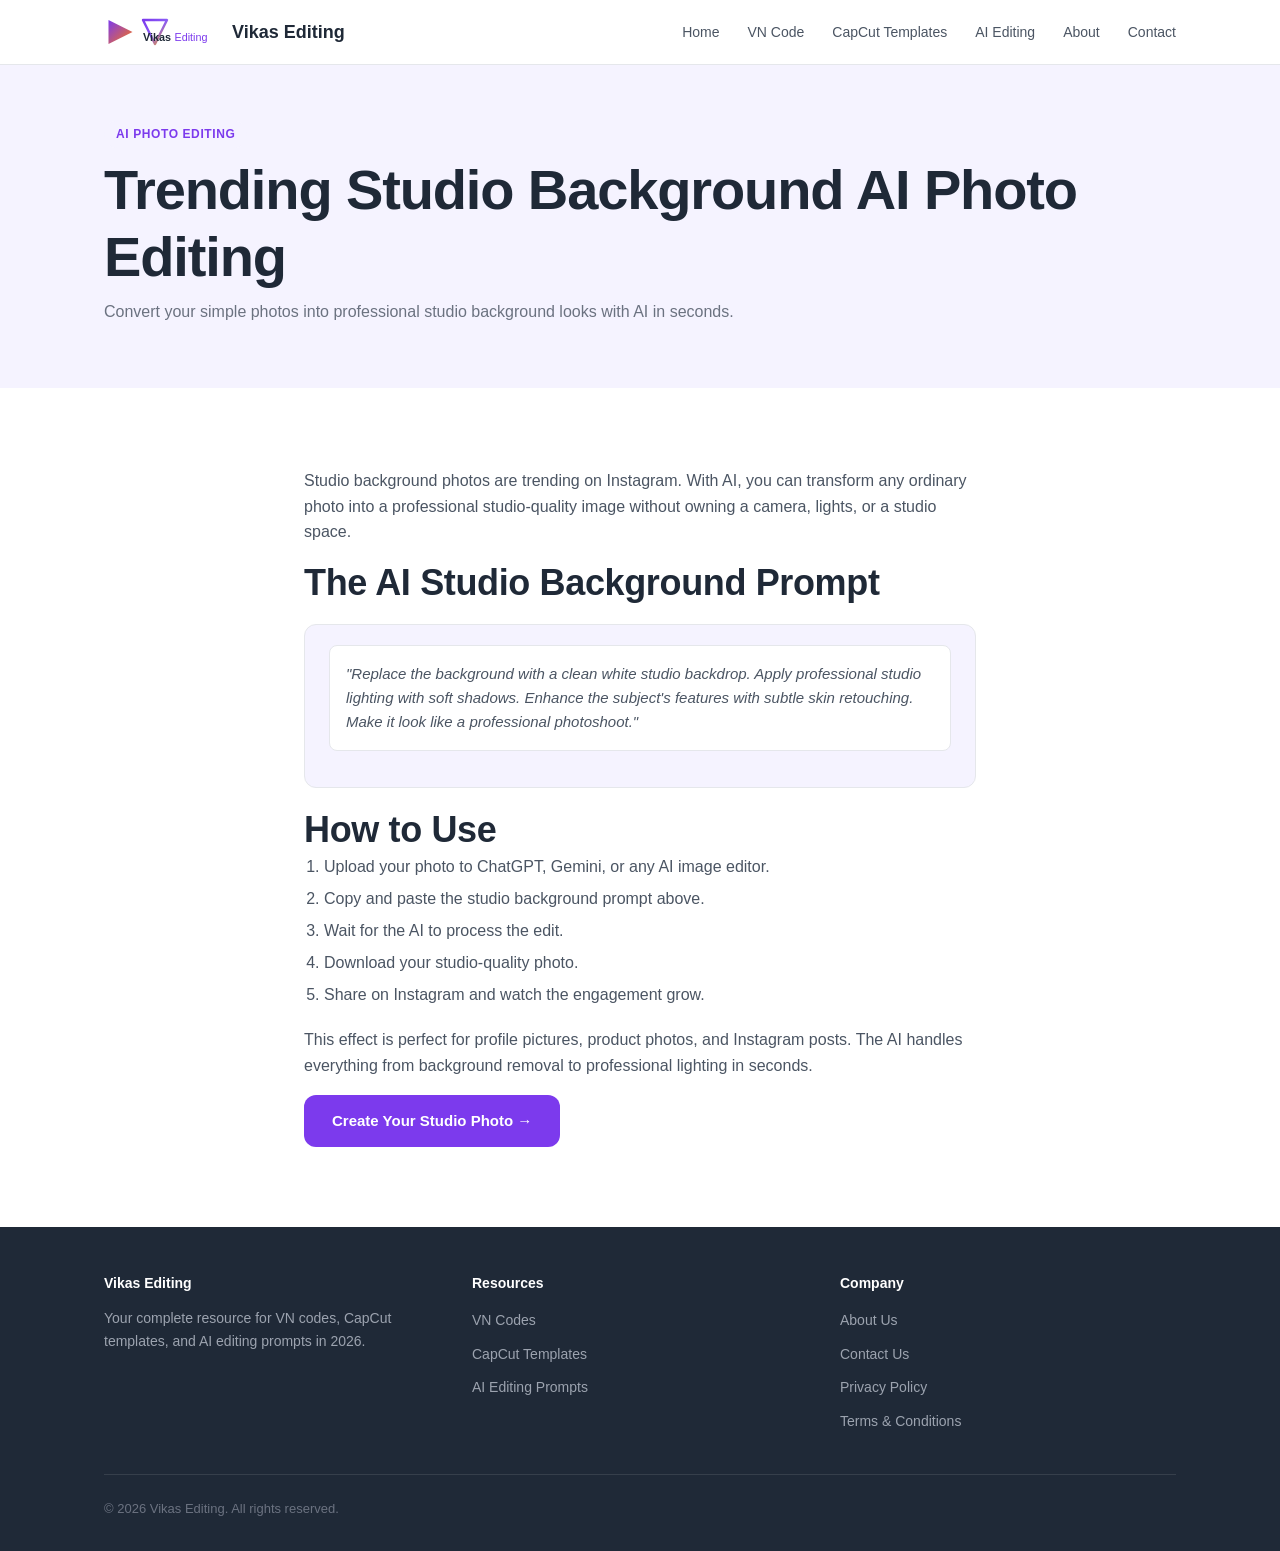
<file: pages/studio-background-ai.html>
<!DOCTYPE html>
<html lang="en-US">
<head>
  <meta charset="UTF-8">
  <meta name="viewport" content="width=device-width, initial-scale=1">
  <meta name="robots" content="index, follow">
  <title>Trending Studio Background AI Photo Editing 2026 | Vikas Editing</title>
  <meta name="description" content="Convert your simple photos into trending studio background looks with AI. This trending Instagram style takes seconds to create with the right prompt.">
  <link rel="canonical" href="https://vikasediting.homes/pages/studio-background-ai.html">
  <meta property="og:title" content="Trending Studio Background AI Photo Editing 2026">
  <meta property="og:description" content="Create studio background photos with AI.">
  <meta property="og:url" content="https://vikasediting.homes/pages/studio-background-ai.html">
  <meta property="og:site_name" content="Vikas Editing">
  <link rel="icon" type="image/svg+xml" href="../favicon.svg">
  <link rel="stylesheet" href="../css/style.css">
</head>
<body>
<nav><div class="container"><a href="/" class="nav-logo"><img src="../images/logo.svg" alt="Vikas Editing Logo" width="36" height="36">Vikas Editing</a><ul class="nav-links" id="navLinks"><li><a href="/">Home</a></li><li><a href="/pages/vn-code.html">VN Code</a></li><li><a href="/pages/capcut-templates.html">CapCut Templates</a></li><li><a href="/pages/ai-editing.html">AI Editing</a></li><li><a href="/pages/about.html">About</a></li><li><a href="/pages/contact.html">Contact</a></li></ul><button class="mobile-toggle" id="mobileToggle" aria-label="Toggle menu"><span></span><span></span><span></span></button></div></nav>
<section class="page-header"><div class="container"><span class="category-tag ai-photo">AI Photo Editing</span><h1>Trending Studio Background AI Photo Editing</h1><p>Convert your simple photos into professional studio background looks with AI in seconds.</p></div></section>
<section class="section"><div class="container" style="max-width: 720px;">
  <p>Studio background photos are trending on Instagram. With AI, you can transform any ordinary photo into a professional studio-quality image without owning a camera, lights, or a studio space.</p>
  <h2>The AI Studio Background Prompt</h2>
  <div style="background: #F5F3FF; border: 1px solid #E5E7EB; border-radius: 12px; padding: 20px 24px; margin: 20px 0;">
    <p style="font-size: 0.9375rem; color: #4B5563; background: #FFFFFF; padding: 16px; border-radius: 8px; border: 1px solid #E5E7EB;"><em>"Replace the background with a clean white studio backdrop. Apply professional studio lighting with soft shadows. Enhance the subject's features with subtle skin retouching. Make it look like a professional photoshoot."</em></p>
  </div>
  <h2>How to Use</h2>
  <ol style="padding-left: 20px; margin-bottom: 1rem; color: #4B5563; line-height: 2;">
    <li>Upload your photo to ChatGPT, Gemini, or any AI image editor.</li>
    <li>Copy and paste the studio background prompt above.</li>
    <li>Wait for the AI to process the edit.</li>
    <li>Download your studio-quality photo.</li>
    <li>Share on Instagram and watch the engagement grow.</li>
  </ol>
  <p>This effect is perfect for profile pictures, product photos, and Instagram posts. The AI handles everything from background removal to professional lighting in seconds.</p>
  <a href="https://mirofish.my/" class="btn btn-primary" target="_blank" rel="noopener noreferrer">Create Your Studio Photo →</a>
</div></section>
<footer><div class="container"><div class="footer-grid"><div class="footer-col"><h4>Vikas Editing</h4><p style="color: #9CA3AF; font-size: 0.875rem; margin-bottom: 0;">Your complete resource for VN codes, CapCut templates, and AI editing prompts in 2026.</p></div><div class="footer-col"><h4>Resources</h4><ul><li><a href="/pages/vn-code.html">VN Codes</a></li><li><a href="/pages/capcut-templates.html">CapCut Templates</a></li><li><a href="/pages/ai-editing.html">AI Editing Prompts</a></li></ul></div><div class="footer-col"><h4>Company</h4><ul><li><a href="/pages/about.html">About Us</a></li><li><a href="/pages/contact.html">Contact Us</a></li><li><a href="/pages/privacy.html">Privacy Policy</a></li><li><a href="/pages/terms.html">Terms & Conditions</a></li></ul></div></div><div class="footer-bottom"><span>&copy; 2026 Vikas Editing. All rights reserved.</span></div></div></footer>
<script src="../js/main.js"></script>
</body>
</html>
</file>
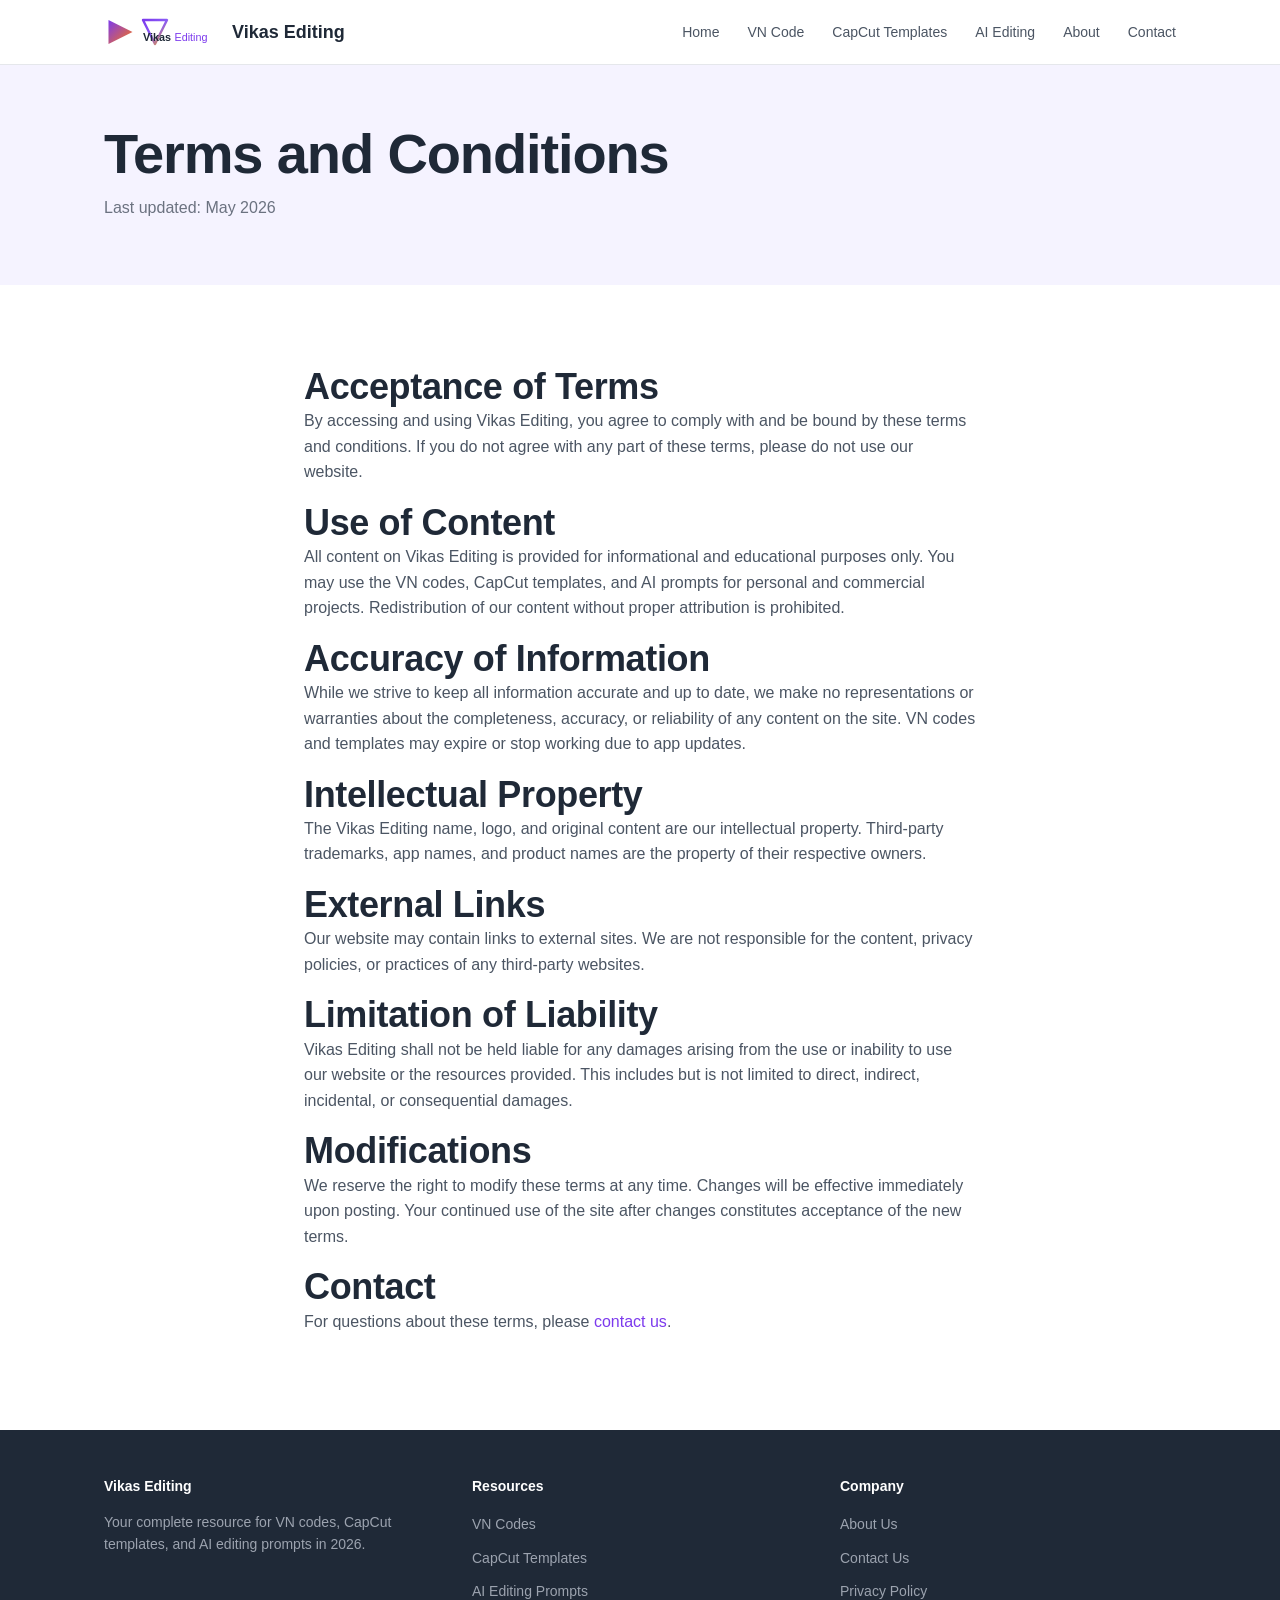
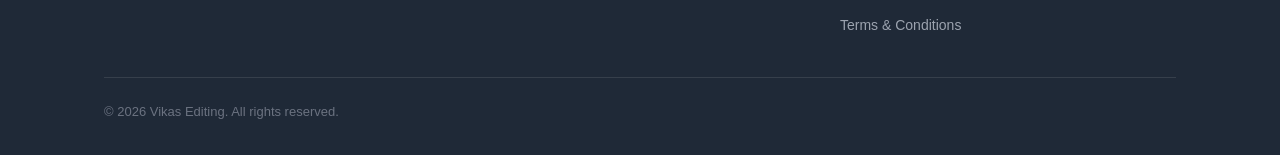
<file: pages/terms.html>
<!DOCTYPE html>
<html lang="en-US">
<head>
  <meta charset="UTF-8">
  <meta name="viewport" content="width=device-width, initial-scale=1">
  <meta name="robots" content="index, follow">
  <title>Terms and Conditions – Vikas Editing</title>
  <meta name="description" content="Terms and conditions for using Vikas Editing. Read the rules and guidelines for accessing our website and resources.">
  <link rel="canonical" href="https://vikasediting.homes/pages/terms.html">
  <meta property="og:title" content="Terms and Conditions – Vikas Editing">
  <meta property="og:description" content="Terms and conditions for using Vikas Editing.">
  <meta property="og:url" content="https://vikasediting.homes/pages/terms.html">
  <meta name="twitter:card" content="summary_large_image">
  <link rel="icon" type="image/svg+xml" href="../favicon.svg">
  <link rel="stylesheet" href="../css/style.css">
</head>
<body>

<nav>
  <div class="container">
    <a href="/" class="nav-logo">
      <img src="../images/logo.svg" alt="Vikas Editing Logo" width="36" height="36">
      Vikas Editing
    </a>
    <ul class="nav-links" id="navLinks">
      <li><a href="/">Home</a></li>
      <li><a href="/pages/vn-code.html">VN Code</a></li>
      <li><a href="/pages/capcut-templates.html">CapCut Templates</a></li>
      <li><a href="/pages/ai-editing.html">AI Editing</a></li>
      <li><a href="/pages/about.html">About</a></li>
      <li><a href="/pages/contact.html">Contact</a></li>
    </ul>
    <button class="mobile-toggle" id="mobileToggle" aria-label="Toggle menu">
      <span></span><span></span><span></span>
    </button>
  </div>
</nav>

<section class="page-header">
  <div class="container">
    <h1>Terms and Conditions</h1>
    <p>Last updated: May 2026</p>
  </div>
</section>

<section class="section">
  <div class="container" style="max-width: 720px;">
    <h2>Acceptance of Terms</h2>
    <p>By accessing and using Vikas Editing, you agree to comply with and be bound by these terms and conditions. If you do not agree with any part of these terms, please do not use our website.</p>

    <h2>Use of Content</h2>
    <p>All content on Vikas Editing is provided for informational and educational purposes only. You may use the VN codes, CapCut templates, and AI prompts for personal and commercial projects. Redistribution of our content without proper attribution is prohibited.</p>

    <h2>Accuracy of Information</h2>
    <p>While we strive to keep all information accurate and up to date, we make no representations or warranties about the completeness, accuracy, or reliability of any content on the site. VN codes and templates may expire or stop working due to app updates.</p>

    <h2>Intellectual Property</h2>
    <p>The Vikas Editing name, logo, and original content are our intellectual property. Third-party trademarks, app names, and product names are the property of their respective owners.</p>

    <h2>External Links</h2>
    <p>Our website may contain links to external sites. We are not responsible for the content, privacy policies, or practices of any third-party websites.</p>

    <h2>Limitation of Liability</h2>
    <p>Vikas Editing shall not be held liable for any damages arising from the use or inability to use our website or the resources provided. This includes but is not limited to direct, indirect, incidental, or consequential damages.</p>

    <h2>Modifications</h2>
    <p>We reserve the right to modify these terms at any time. Changes will be effective immediately upon posting. Your continued use of the site after changes constitutes acceptance of the new terms.</p>

    <h2>Contact</h2>
    <p>For questions about these terms, please <a href="/pages/contact.html">contact us</a>.</p>
  </div>
</section>

<footer>
  <div class="container">
    <div class="footer-grid">
      <div class="footer-col">
        <h4>Vikas Editing</h4>
        <p style="color: #9CA3AF; font-size: 0.875rem; margin-bottom: 0;">Your complete resource for VN codes, CapCut templates, and AI editing prompts in 2026.</p>
      </div>
      <div class="footer-col">
        <h4>Resources</h4>
        <ul>
          <li><a href="/pages/vn-code.html">VN Codes</a></li>
          <li><a href="/pages/capcut-templates.html">CapCut Templates</a></li>
          <li><a href="/pages/ai-editing.html">AI Editing Prompts</a></li>
        </ul>
      </div>
      <div class="footer-col">
        <h4>Company</h4>
        <ul>
          <li><a href="/pages/about.html">About Us</a></li>
          <li><a href="/pages/contact.html">Contact Us</a></li>
          <li><a href="/pages/privacy.html">Privacy Policy</a></li>
          <li><a href="/pages/terms.html">Terms & Conditions</a></li>
        </ul>
      </div>
    </div>
    <div class="footer-bottom">
      <span>&copy; 2026 Vikas Editing. All rights reserved.</span>
    </div>
  </div>
</footer>

<script src="../js/main.js"></script>
</body>
</html>
</file>
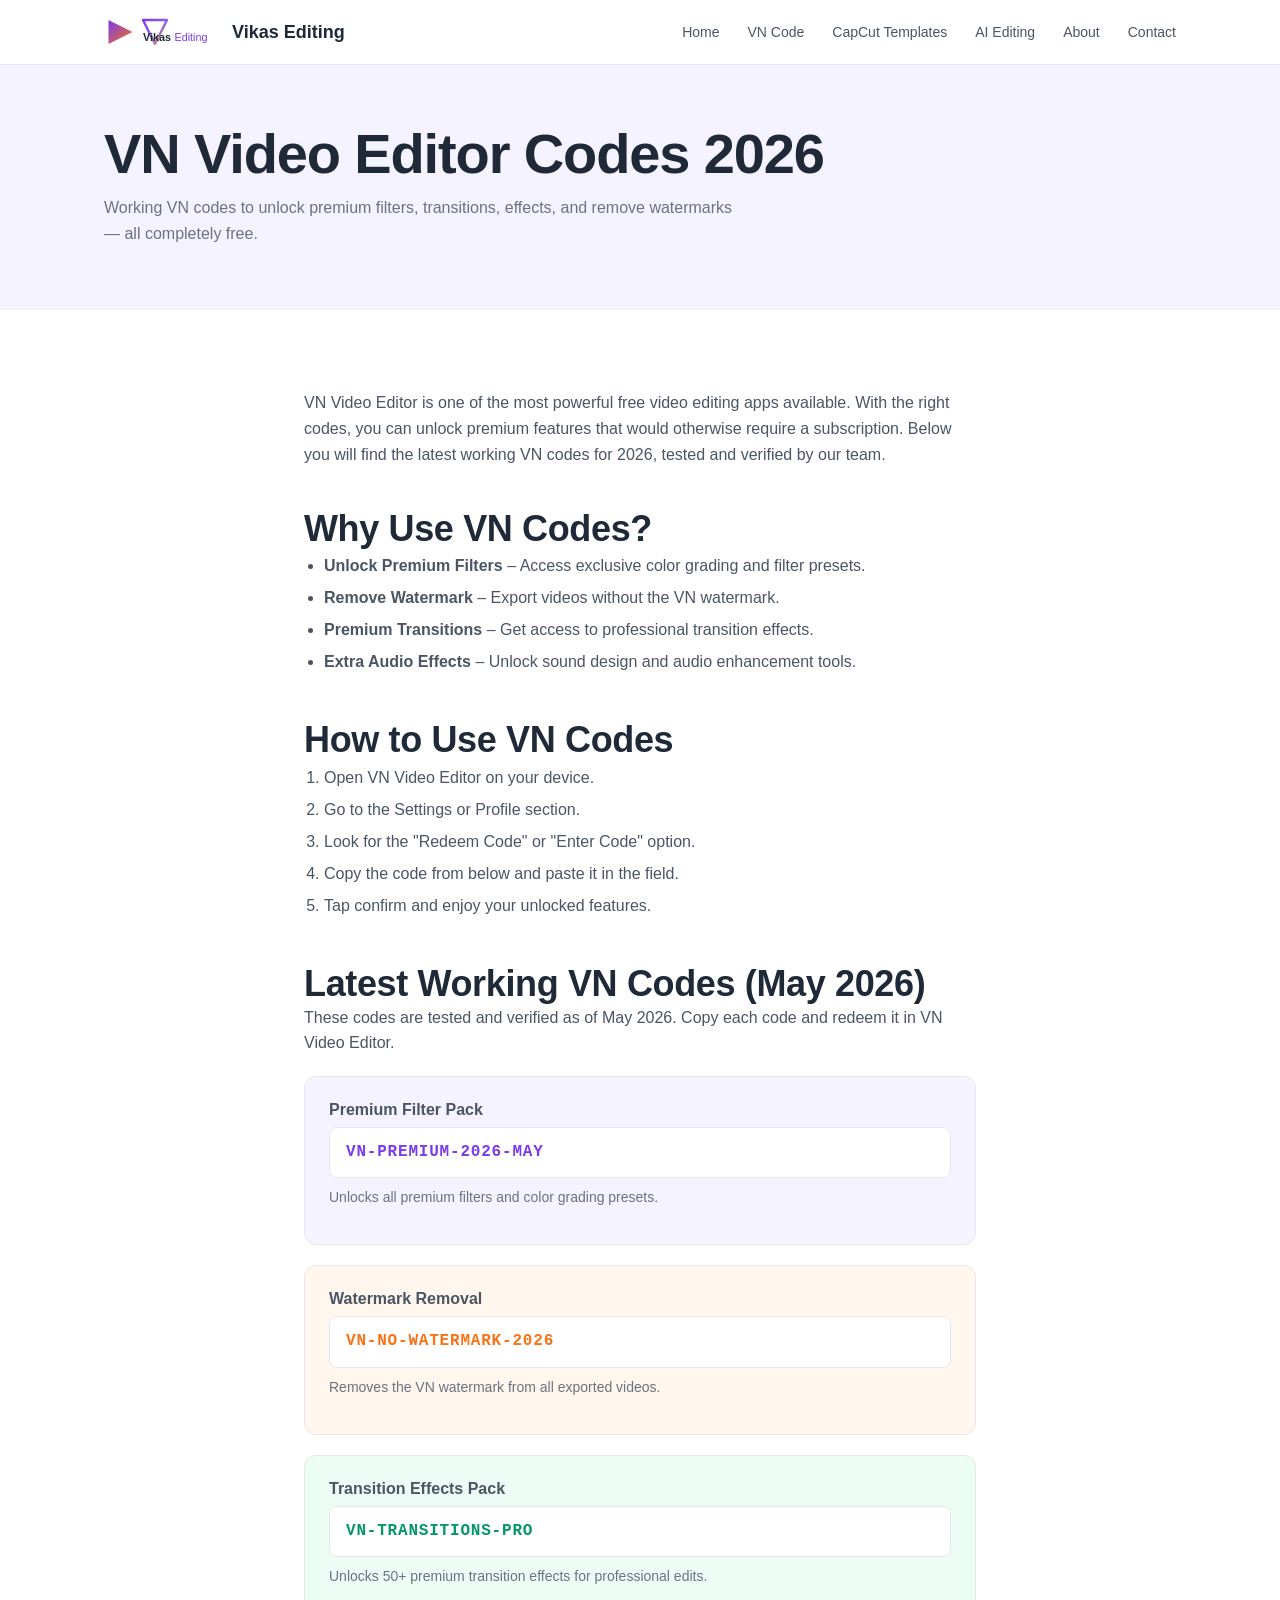
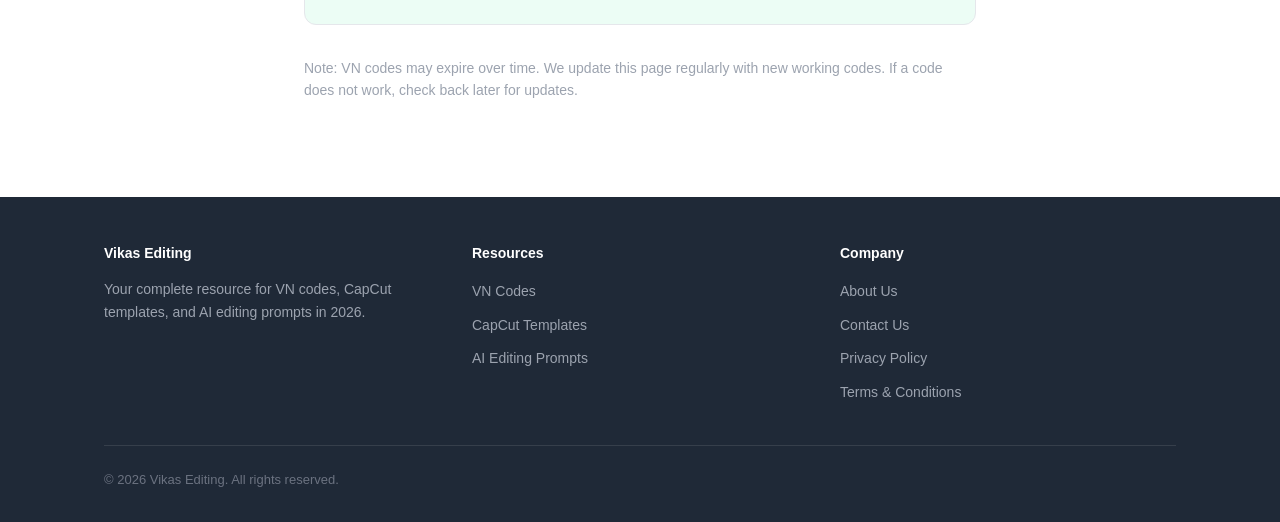
<file: pages/vn-code.html>
<!DOCTYPE html>
<html lang="en-US">
<head>
  <meta charset="UTF-8">
  <meta name="viewport" content="width=device-width, initial-scale=1">
  <meta name="robots" content="index, follow">
  <title>VN Code – VN Video Editor Codes 2026 | Vikas Editing</title>
  <meta name="description" content="Free VN Video Editor codes 2026. Unlock premium filters, transitions, and effects. Working VN codes updated daily for VN Video Editor.">
  <link rel="canonical" href="https://vikasediting.homes/pages/vn-code.html">
  <meta property="og:title" content="VN Code – VN Video Editor Codes 2026">
  <meta property="og:description" content="Free VN Video Editor codes to unlock premium features.">
  <meta property="og:url" content="https://vikasediting.homes/pages/vn-code.html">
  <meta property="og:site_name" content="Vikas Editing">
  <meta name="twitter:card" content="summary_large_image">
  <link rel="icon" type="image/svg+xml" href="../favicon.svg">
  <link rel="stylesheet" href="../css/style.css">
</head>
<body>

<nav>
  <div class="container">
    <a href="/" class="nav-logo"><img src="../images/logo.svg" alt="Vikas Editing Logo" width="36" height="36">Vikas Editing</a>
    <ul class="nav-links" id="navLinks">
      <li><a href="/">Home</a></li>
      <li><a href="/pages/vn-code.html">VN Code</a></li>
      <li><a href="/pages/capcut-templates.html">CapCut Templates</a></li>
      <li><a href="/pages/ai-editing.html">AI Editing</a></li>
      <li><a href="/pages/about.html">About</a></li>
      <li><a href="/pages/contact.html">Contact</a></li>
    </ul>
    <button class="mobile-toggle" id="mobileToggle" aria-label="Toggle menu"><span></span><span></span><span></span></button>
  </div>
</nav>

<section class="page-header">
  <div class="container">
    <h1>VN Video Editor Codes 2026</h1>
    <p>Working VN codes to unlock premium filters, transitions, effects, and remove watermarks — all completely free.</p>
  </div>
</section>

<section class="section">
  <div class="container" style="max-width: 720px;">
    <p>VN Video Editor is one of the most powerful free video editing apps available. With the right codes, you can unlock premium features that would otherwise require a subscription. Below you will find the latest working VN codes for 2026, tested and verified by our team.</p>

    <h2 style="margin-top: 40px;">Why Use VN Codes?</h2>
    <ul style="padding-left: 20px; margin-bottom: 1rem; color: #4B5563; line-height: 2;">
      <li><strong>Unlock Premium Filters</strong> – Access exclusive color grading and filter presets.</li>
      <li><strong>Remove Watermark</strong> – Export videos without the VN watermark.</li>
      <li><strong>Premium Transitions</strong> – Get access to professional transition effects.</li>
      <li><strong>Extra Audio Effects</strong> – Unlock sound design and audio enhancement tools.</li>
    </ul>

    <h2 style="margin-top: 40px;">How to Use VN Codes</h2>
    <ol style="padding-left: 20px; margin-bottom: 1rem; color: #4B5563; line-height: 2;">
      <li>Open VN Video Editor on your device.</li>
      <li>Go to the Settings or Profile section.</li>
      <li>Look for the "Redeem Code" or "Enter Code" option.</li>
      <li>Copy the code from below and paste it in the field.</li>
      <li>Tap confirm and enjoy your unlocked features.</li>
    </ol>

    <h2 style="margin-top: 40px;">Latest Working VN Codes (May 2026)</h2>
    <p>These codes are tested and verified as of May 2026. Copy each code and redeem it in VN Video Editor.</p>

    <div style="background: #F5F3FF; border: 1px solid #E5E7EB; border-radius: 12px; padding: 20px 24px; margin: 20px 0;">
      <p style="margin-bottom: 4px; font-weight: 600;">Premium Filter Pack</p>
      <code style="display: block; background: #FFFFFF; padding: 12px 16px; border-radius: 8px; border: 1px solid #E5E7EB; font-size: 1rem; color: #7C3AED; font-weight: 700; letter-spacing: 0.05em;">VN-PREMIUM-2026-MAY</code>
      <p style="margin-top: 8px; font-size: 0.875rem; color: #6B7280;">Unlocks all premium filters and color grading presets.</p>
    </div>

    <div style="background: #FFF7ED; border: 1px solid #E5E7EB; border-radius: 12px; padding: 20px 24px; margin: 20px 0;">
      <p style="margin-bottom: 4px; font-weight: 600;">Watermark Removal</p>
      <code style="display: block; background: #FFFFFF; padding: 12px 16px; border-radius: 8px; border: 1px solid #E5E7EB; font-size: 1rem; color: #F97316; font-weight: 700; letter-spacing: 0.05em;">VN-NO-WATERMARK-2026</code>
      <p style="margin-top: 8px; font-size: 0.875rem; color: #6B7280;">Removes the VN watermark from all exported videos.</p>
    </div>

    <div style="background: #ECFDF5; border: 1px solid #E5E7EB; border-radius: 12px; padding: 20px 24px; margin: 20px 0;">
      <p style="margin-bottom: 4px; font-weight: 600;">Transition Effects Pack</p>
      <code style="display: block; background: #FFFFFF; padding: 12px 16px; border-radius: 8px; border: 1px solid #E5E7EB; font-size: 1rem; color: #059669; font-weight: 700; letter-spacing: 0.05em;">VN-TRANSITIONS-PRO</code>
      <p style="margin-top: 8px; font-size: 0.875rem; color: #6B7280;">Unlocks 50+ premium transition effects for professional edits.</p>
    </div>

    <p style="margin-top: 32px; font-size: 0.875rem; color: #9CA3AF;">Note: VN codes may expire over time. We update this page regularly with new working codes. If a code does not work, check back later for updates.</p>
  </div>
</section>

<footer>
  <div class="container">
    <div class="footer-grid">
      <div class="footer-col">
        <h4>Vikas Editing</h4>
        <p style="color: #9CA3AF; font-size: 0.875rem; margin-bottom: 0;">Your complete resource for VN codes, CapCut templates, and AI editing prompts in 2026.</p>
      </div>
      <div class="footer-col">
        <h4>Resources</h4>
        <ul>
          <li><a href="/pages/vn-code.html">VN Codes</a></li>
          <li><a href="/pages/capcut-templates.html">CapCut Templates</a></li>
          <li><a href="/pages/ai-editing.html">AI Editing Prompts</a></li>
        </ul>
      </div>
      <div class="footer-col">
        <h4>Company</h4>
        <ul>
          <li><a href="/pages/about.html">About Us</a></li>
          <li><a href="/pages/contact.html">Contact Us</a></li>
          <li><a href="/pages/privacy.html">Privacy Policy</a></li>
          <li><a href="/pages/terms.html">Terms & Conditions</a></li>
        </ul>
      </div>
    </div>
    <div class="footer-bottom">
      <span>&copy; 2026 Vikas Editing. All rights reserved.</span>
    </div>
  </div>
</footer>
<script src="../js/main.js"></script>
</body>
</html>
</file>
<file: css/style.css>
/* === Reset & Base === */
*, *::before, *::after {
  margin: 0;
  padding: 0;
  box-sizing: border-box;
}

html {
  scroll-behavior: smooth;
  font-size: 16px;
}

body {
  font-family: -apple-system, BlinkMacSystemFont, 'Segoe UI', Roboto, 'Helvetica Neue', Arial, sans-serif;
  color: #1F2937;
  background: #FFFFFF;
  line-height: 1.6;
  -webkit-font-smoothing: antialiased;
}

img {
  max-width: 100%;
  height: auto;
}

a {
  color: #7C3AED;
  text-decoration: none;
  transition: color 0.2s;
}

a:hover {
  color: #6D28D9;
}

.container {
  max-width: 1120px;
  margin: 0 auto;
  padding: 0 24px;
}

/* === Typography === */
h1, h2, h3, h4 {
  line-height: 1.2;
  font-weight: 700;
}

h1 {
  font-size: clamp(2rem, 5vw, 3.5rem);
  letter-spacing: -0.02em;
}

h2 {
  font-size: clamp(1.5rem, 3vw, 2.25rem);
  letter-spacing: -0.01em;
}

h3 {
  font-size: 1.25rem;
}

p {
  color: #4B5563;
  margin-bottom: 1rem;
}

/* === Navigation === */
nav {
  position: fixed;
  top: 0;
  left: 0;
  right: 0;
  z-index: 100;
  background: rgba(255, 255, 255, 0.95);
  backdrop-filter: blur(12px);
  border-bottom: 1px solid #E5E7EB;
}

nav .container {
  display: flex;
  align-items: center;
  justify-content: space-between;
  height: 64px;
}

.nav-logo {
  display: flex;
  align-items: center;
  gap: 8px;
  font-size: 1.125rem;
  font-weight: 700;
  color: #1F2937;
}

.nav-logo img {
  height: 36px;
  width: auto;
}

.nav-links {
  display: flex;
  align-items: center;
  gap: 28px;
  list-style: none;
}

.nav-links a {
  font-size: 0.875rem;
  font-weight: 500;
  color: #4B5563;
  transition: color 0.2s;
}

.nav-links a:hover {
  color: #7C3AED;
}

.mobile-toggle {
  display: none;
  background: none;
  border: none;
  cursor: pointer;
  padding: 8px;
}

.mobile-toggle span {
  display: block;
  width: 24px;
  height: 2px;
  background: #1F2937;
  margin: 5px 0;
  transition: 0.3s;
}

/* === Hero Section === */
.hero {
  padding: 140px 0 80px;
  background: linear-gradient(135deg, #F5F3FF 0%, #FFF7ED 100%);
  text-align: center;
}

.hero h1 {
  margin-bottom: 20px;
  max-width: 800px;
  margin-left: auto;
  margin-right: auto;
}

.hero h1 span {
  background: linear-gradient(135deg, #7C3AED, #F97316);
  -webkit-background-clip: text;
  -webkit-text-fill-color: transparent;
  background-clip: text;
}

.hero p {
  font-size: 1.125rem;
  max-width: 640px;
  margin: 0 auto 32px;
  color: #6B7280;
}

.hero-actions {
  display: flex;
  gap: 16px;
  justify-content: center;
  flex-wrap: wrap;
}

.btn {
  display: inline-flex;
  align-items: center;
  gap: 8px;
  padding: 14px 28px;
  border-radius: 12px;
  font-size: 0.9375rem;
  font-weight: 600;
  border: none;
  cursor: pointer;
  transition: all 0.2s;
  text-decoration: none;
}

.btn-primary {
  background: #7C3AED;
  color: #FFFFFF;
}

.btn-primary:hover {
  background: #6D28D9;
  transform: translateY(-1px);
  box-shadow: 0 4px 12px rgba(124, 58, 237, 0.3);
}

.btn-secondary {
  background: #FFFFFF;
  color: #1F2937;
  border: 1px solid #E5E7EB;
}

.btn-secondary:hover {
  background: #F9FAFB;
  border-color: #D1D5DB;
}

.hero-stats {
  display: flex;
  justify-content: center;
  gap: 48px;
  margin-top: 56px;
  flex-wrap: wrap;
}

.stat {
  text-align: center;
}

.stat-value {
  font-size: 1.75rem;
  font-weight: 800;
  color: #7C3AED;
}

.stat-label {
  font-size: 0.8125rem;
  color: #6B7280;
  margin-top: 4px;
}

/* === Section common === */
.section {
  padding: 80px 0;
}

.section-dark {
  background: #F9FAFB;
}

.section-header {
  text-align: center;
  margin-bottom: 56px;
}

.section-header h2 {
  margin-bottom: 12px;
}

.section-header p {
  max-width: 560px;
  margin: 0 auto;
  color: #6B7280;
}

/* === How It Works (numbered steps) === */
.steps-grid {
  display: grid;
  grid-template-columns: repeat(auto-fit, minmax(240px, 1fr));
  gap: 24px;
}

.step-card {
  background: #FFFFFF;
  border: 1px solid #E5E7EB;
  border-radius: 16px;
  padding: 32px 24px;
  position: relative;
  transition: box-shadow 0.2s;
}

.step-card:hover {
  box-shadow: 0 4px 16px rgba(0, 0, 0, 0.06);
}

.step-number {
  font-size: 2.5rem;
  font-weight: 800;
  color: #7C3AED;
  opacity: 0.2;
  line-height: 1;
  margin-bottom: 12px;
}

.step-card h3 {
  margin-bottom: 8px;
}

.step-card p {
  font-size: 0.9375rem;
  color: #6B7280;
  margin-bottom: 0;
}

/* === Featured Content Grid === */
.content-grid {
  display: grid;
  grid-template-columns: repeat(auto-fit, minmax(320px, 1fr));
  gap: 24px;
}

.content-card {
  background: #FFFFFF;
  border: 1px solid #E5E7EB;
  border-radius: 16px;
  overflow: hidden;
  transition: box-shadow 0.2s, transform 0.2s;
}

.content-card:hover {
  box-shadow: 0 8px 24px rgba(0, 0, 0, 0.06);
  transform: translateY(-2px);
}

.content-card-body {
  padding: 24px;
}

.content-card .category {
  display: inline-block;
  font-size: 0.75rem;
  font-weight: 600;
  text-transform: uppercase;
  letter-spacing: 0.05em;
  color: #7C3AED;
  margin-bottom: 8px;
}

.content-card h3 {
  font-size: 1.125rem;
  margin-bottom: 8px;
}

.content-card h3 a {
  color: #1F2937;
}

.content-card h3 a:hover {
  color: #7C3AED;
}

.content-card p {
  font-size: 0.875rem;
  color: #6B7280;
  margin-bottom: 0;
}

.content-card .read-more {
  display: inline-block;
  margin-top: 12px;
  font-size: 0.875rem;
  font-weight: 500;
  color: #7C3AED;
}

/* === Why Section === */
.why-grid {
  display: grid;
  grid-template-columns: repeat(auto-fit, minmax(240px, 1fr));
  gap: 24px;
}

.why-card {
  padding: 24px;
  border-radius: 12px;
  background: #FFFFFF;
  border: 1px solid #E5E7EB;
}

.why-card .icon {
  width: 48px;
  height: 48px;
  border-radius: 12px;
  display: flex;
  align-items: center;
  justify-content: center;
  margin-bottom: 16px;
  font-size: 1.25rem;
  font-weight: 700;
  color: #7C3AED;
  background: #F5F3FF;
}

.why-card h3 {
  margin-bottom: 8px;
  font-size: 1.0625rem;
}

.why-card p {
  font-size: 0.875rem;
  color: #6B7280;
  margin-bottom: 0;
}

/* === FAQ === */
.faq-list {
  max-width: 720px;
  margin: 0 auto;
}

.faq-item {
  border: 1px solid #E5E7EB;
  border-radius: 12px;
  margin-bottom: 12px;
  overflow: hidden;
}

.faq-question {
  width: 100%;
  padding: 18px 24px;
  background: none;
  border: none;
  text-align: left;
  font-size: 1rem;
  font-weight: 600;
  color: #1F2937;
  cursor: pointer;
  display: flex;
  justify-content: space-between;
  align-items: center;
  transition: background 0.2s;
}

.faq-question:hover {
  background: #F9FAFB;
}

.faq-question::after {
  content: '+';
  font-size: 1.25rem;
  color: #9CA3AF;
  transition: transform 0.2s;
}

.faq-item.active .faq-question::after {
  content: '−';
}

.faq-answer {
  padding: 0 24px;
  max-height: 0;
  overflow: hidden;
  transition: max-height 0.3s ease, padding 0.3s ease;
}

.faq-item.active .faq-answer {
  padding: 0 24px 18px;
  max-height: 300px;
}

.faq-answer p {
  font-size: 0.9375rem;
  color: #6B7280;
  margin-bottom: 0;
}

/* === Deep Dive Section === */
.deep-dive {
  background: #1F2937;
  color: #FFFFFF;
  padding: 80px 0;
}

.deep-dive h2 {
  color: #FFFFFF;
}

.deep-dive p {
  color: #9CA3AF;
}

.deep-dive-card {
  background: rgba(255, 255, 255, 0.05);
  border: 1px solid rgba(255, 255, 255, 0.1);
  border-radius: 16px;
  padding: 32px;
  margin-bottom: 20px;
}

.deep-dive-card h3 {
  color: #FFFFFF;
  margin-bottom: 8px;
}

.deep-dive-card p {
  color: #9CA3AF;
  font-size: 0.9375rem;
  margin-bottom: 16px;
}

.deep-dive-card .btn {
  background: #7C3AED;
  color: #FFFFFF;
}

.deep-dive-card .btn:hover {
  background: #6D28D9;
}

/* === Sources / Primary Sources === */
.sources-grid {
  display: grid;
  grid-template-columns: repeat(auto-fit, minmax(300px, 1fr));
  gap: 20px;
}

.source-card {
  border: 1px solid #E5E7EB;
  border-radius: 12px;
  padding: 20px 24px;
  transition: box-shadow 0.2s;
}

.source-card:hover {
  box-shadow: 0 4px 12px rgba(0, 0, 0, 0.06);
}

.source-card h4 {
  font-size: 1rem;
  margin-bottom: 6px;
}

.source-card p {
  font-size: 0.8125rem;
  color: #6B7280;
  margin-bottom: 0;
}

.source-card a {
  font-size: 0.875rem;
  font-weight: 500;
}

/* === Footer === */
footer {
  background: #1F2937;
  color: #FFFFFF;
  padding: 48px 0 32px;
}

footer .container {
  display: flex;
  flex-direction: column;
  gap: 32px;
}

.footer-grid {
  display: grid;
  grid-template-columns: repeat(auto-fit, minmax(200px, 1fr));
  gap: 32px;
}

.footer-col h4 {
  font-size: 0.875rem;
  font-weight: 600;
  color: #FFFFFF;
  margin-bottom: 16px;
}

.footer-col ul {
  list-style: none;
}

.footer-col li {
  margin-bottom: 8px;
}

.footer-col a {
  font-size: 0.875rem;
  color: #9CA3AF;
}

.footer-col a:hover {
  color: #FFFFFF;
}

.footer-bottom {
  display: flex;
  justify-content: space-between;
  align-items: center;
  padding-top: 24px;
  border-top: 1px solid rgba(255, 255, 255, 0.1);
  font-size: 0.8125rem;
  color: #6B7280;
  flex-wrap: wrap;
  gap: 12px;
}

/* === Responsive === */
@media (max-width: 768px) {
  .nav-links {
    display: none;
    position: absolute;
    top: 64px;
    left: 0;
    right: 0;
    background: #FFFFFF;
    flex-direction: column;
    padding: 16px 24px;
    border-bottom: 1px solid #E5E7EB;
    gap: 16px;
  }

  .nav-links.open {
    display: flex;
  }

  .mobile-toggle {
    display: block;
  }

  .hero {
    padding: 100px 0 60px;
  }

  .hero-stats {
    gap: 24px;
  }

  .section {
    padding: 48px 0;
  }

  .footer-bottom {
    flex-direction: column;
    text-align: center;
  }
}

/* === Page Header (for subpages) === */
.page-header {
  padding: 120px 0 48px;
  background: #F5F3FF;
}

.page-header h1 {
  margin-bottom: 8px;
}

.page-header p {
  color: #6B7280;
  max-width: 640px;
}

/* === Contact Form === */
.contact-form {
  max-width: 560px;
  margin: 0 auto;
}

.form-group {
  margin-bottom: 20px;
}

.form-group label {
  display: block;
  font-size: 0.875rem;
  font-weight: 600;
  margin-bottom: 6px;
  color: #1F2937;
}

.form-group input,
.form-group textarea,
.form-group select {
  width: 100%;
  padding: 12px 16px;
  border: 1px solid #E5E7EB;
  border-radius: 10px;
  font-size: 0.9375rem;
  font-family: inherit;
  transition: border-color 0.2s;
  background: #FFFFFF;
  color: #1F2937;
}

.form-group input:focus,
.form-group textarea:focus,
.form-group select:focus {
  outline: none;
  border-color: #7C3AED;
  box-shadow: 0 0 0 3px rgba(124, 58, 237, 0.1);
}

.form-group textarea {
  resize: vertical;
  min-height: 120px;
}

/* === CTA Banner === */
.cta-banner {
  background: linear-gradient(135deg, #7C3AED, #F97316);
  padding: 64px 0;
  text-align: center;
}

.cta-banner h2 {
  color: #FFFFFF;
  margin-bottom: 12px;
}

.cta-banner p {
  color: rgba(255, 255, 255, 0.85);
  max-width: 560px;
  margin: 0 auto 24px;
}

.cta-banner .btn {
  background: #FFFFFF;
  color: #7C3AED;
}

.cta-banner .btn:hover {
  background: #F5F3FF;
  transform: translateY(-1px);
}

/* === Content categories === */
.category-tag {
  display: inline-block;
  padding: 4px 12px;
  border-radius: 20px;
  font-size: 0.75rem;
  font-weight: 600;
  text-transform: uppercase;
  letter-spacing: 0.05em;
  margin-bottom: 8px;
}

.category-tag.ai-photo {
  background: #F5F3FF;
  color: #7C3AED;
}

.category-tag.ai-video {
  background: #FFF7ED;
  color: #F97316;
}

.category-tag.capcut {
  background: #ECFDF5;
  color: #059669;
}

.category-tag.vn-code {
  background: #E0F2FE;
  color: #0284C7;
}
</file>
